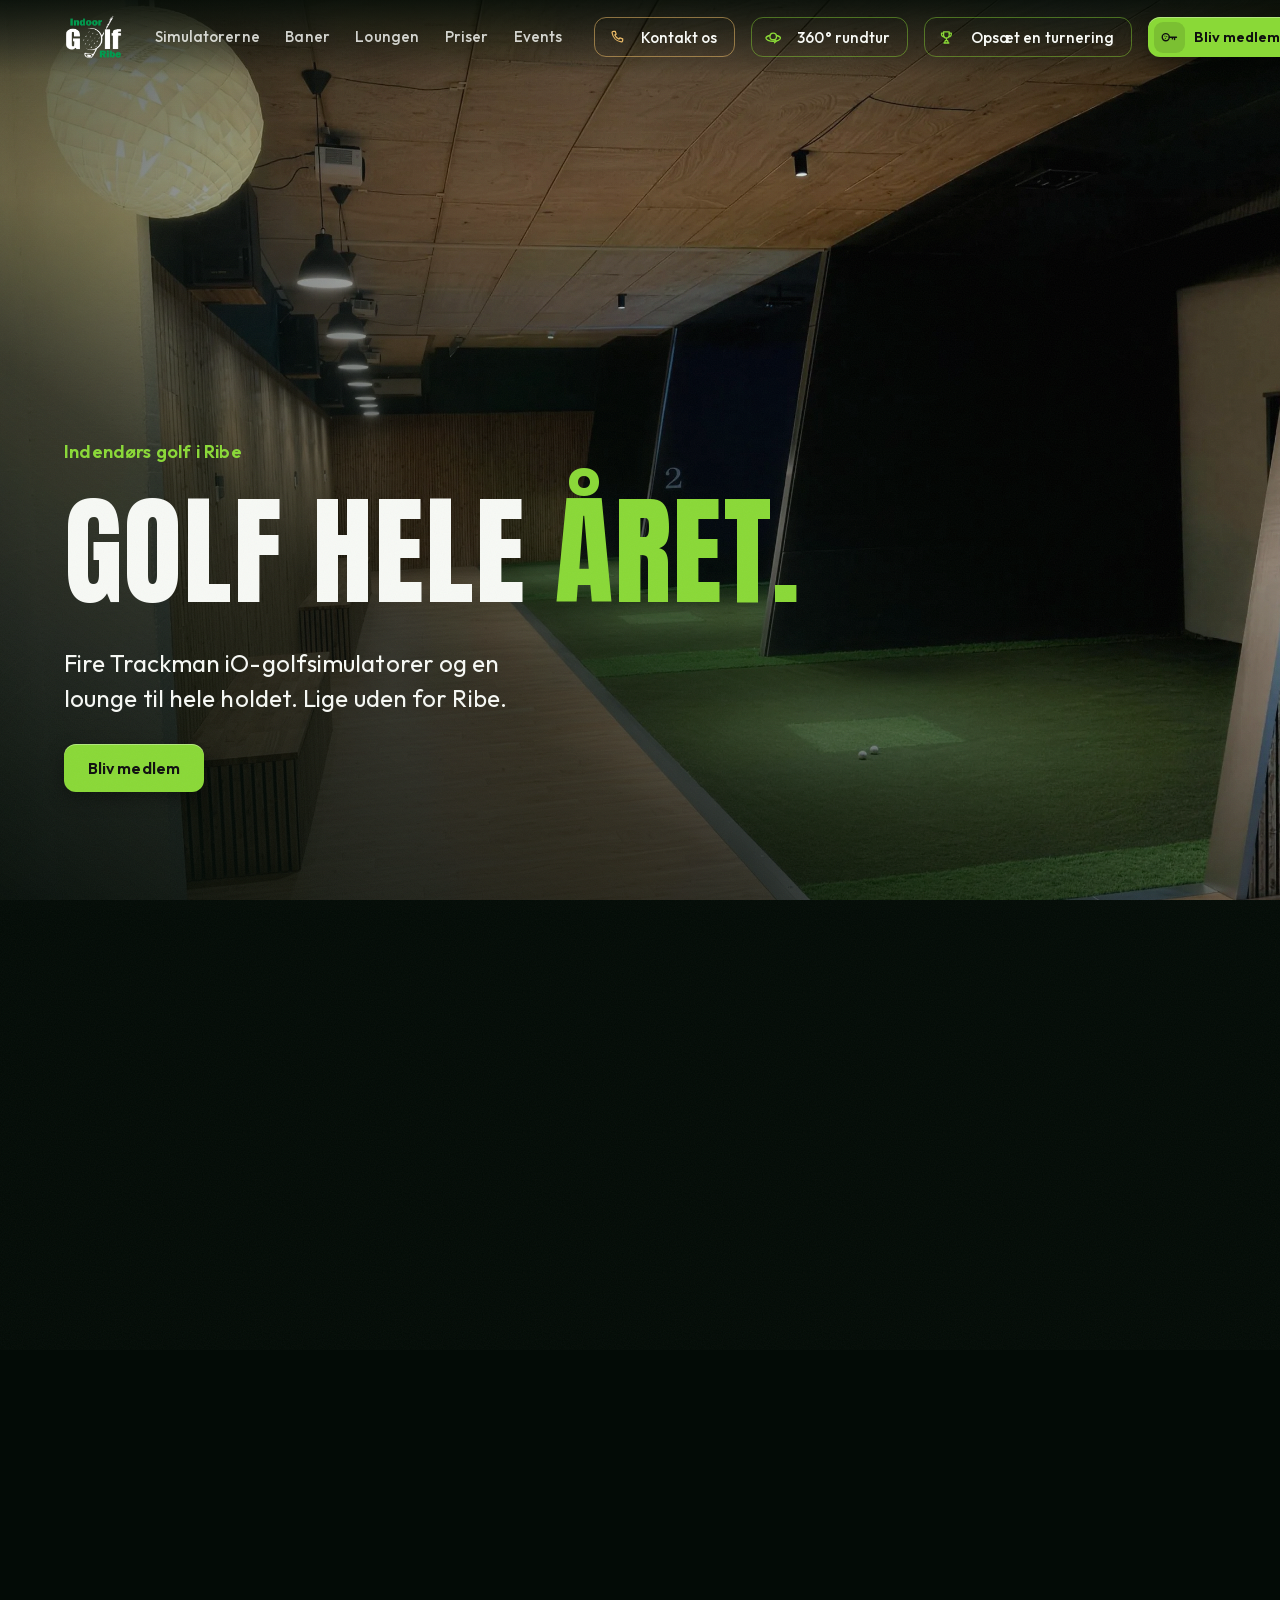
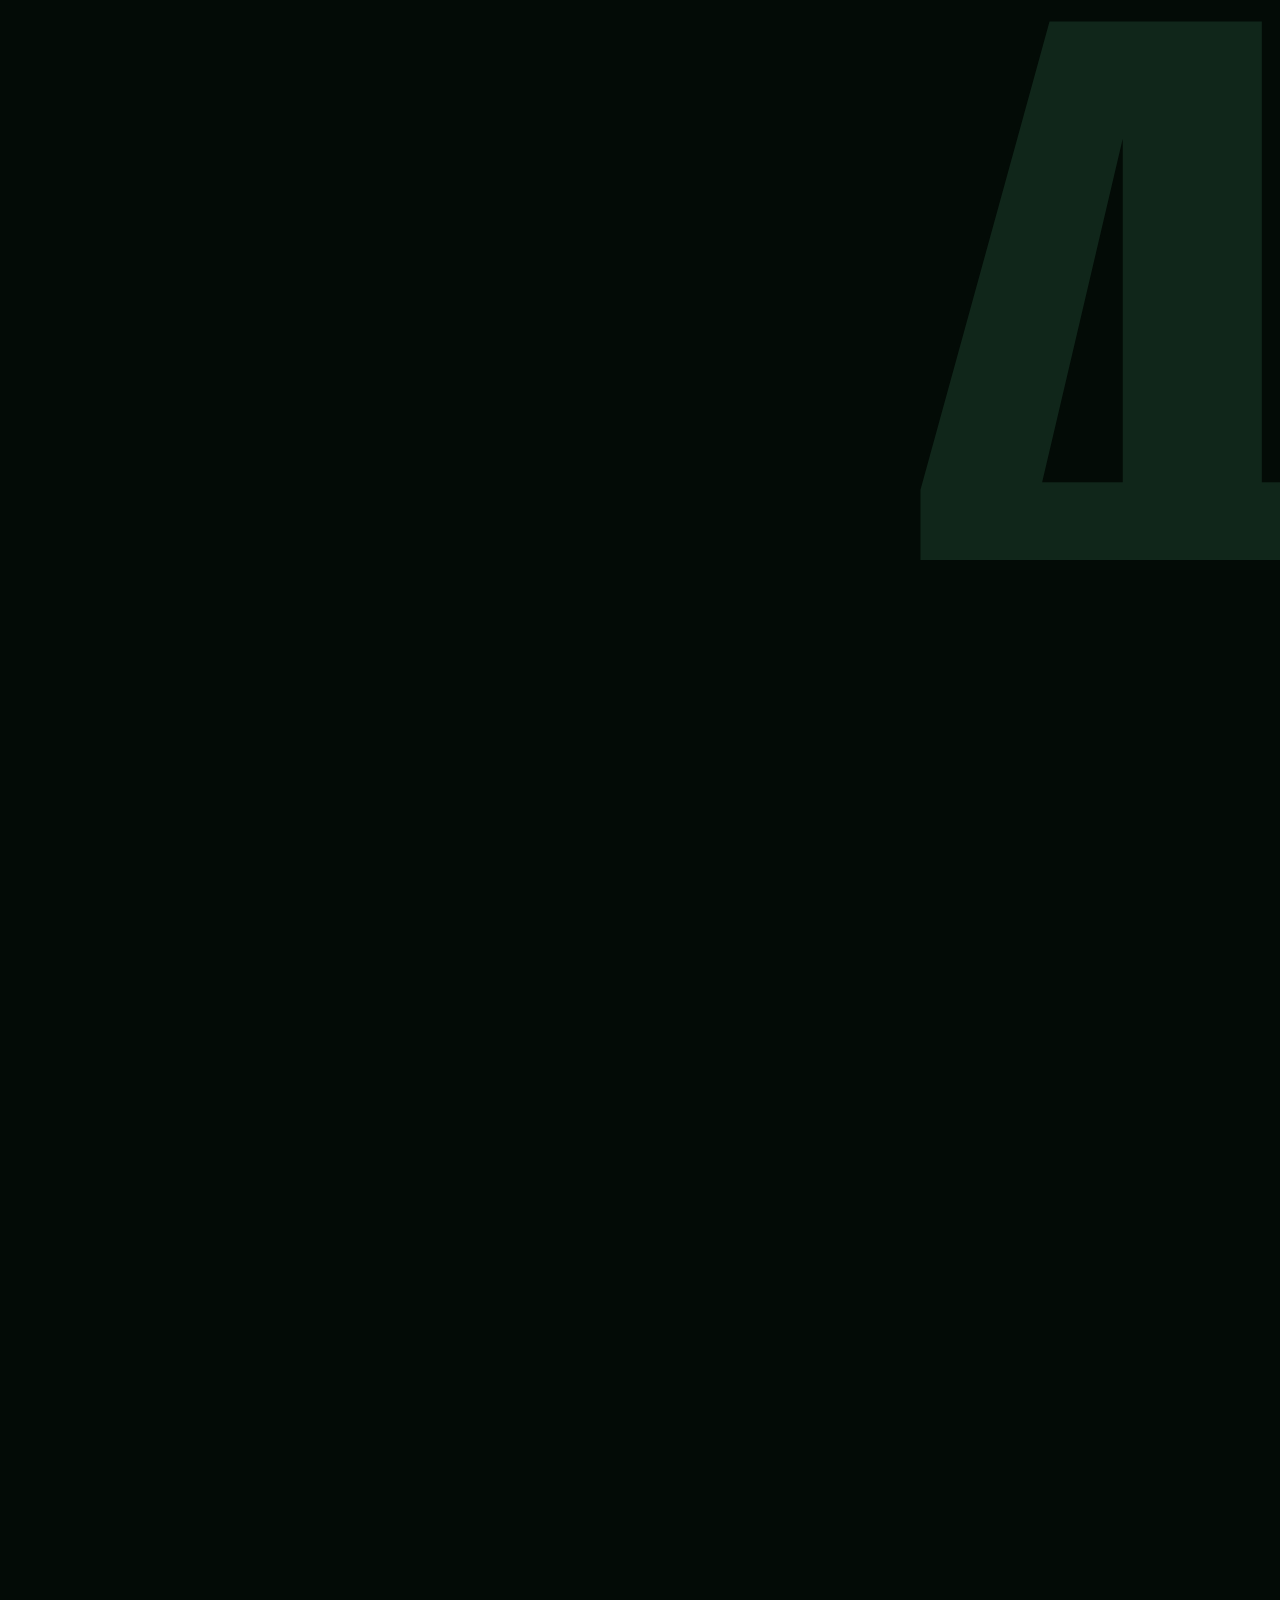
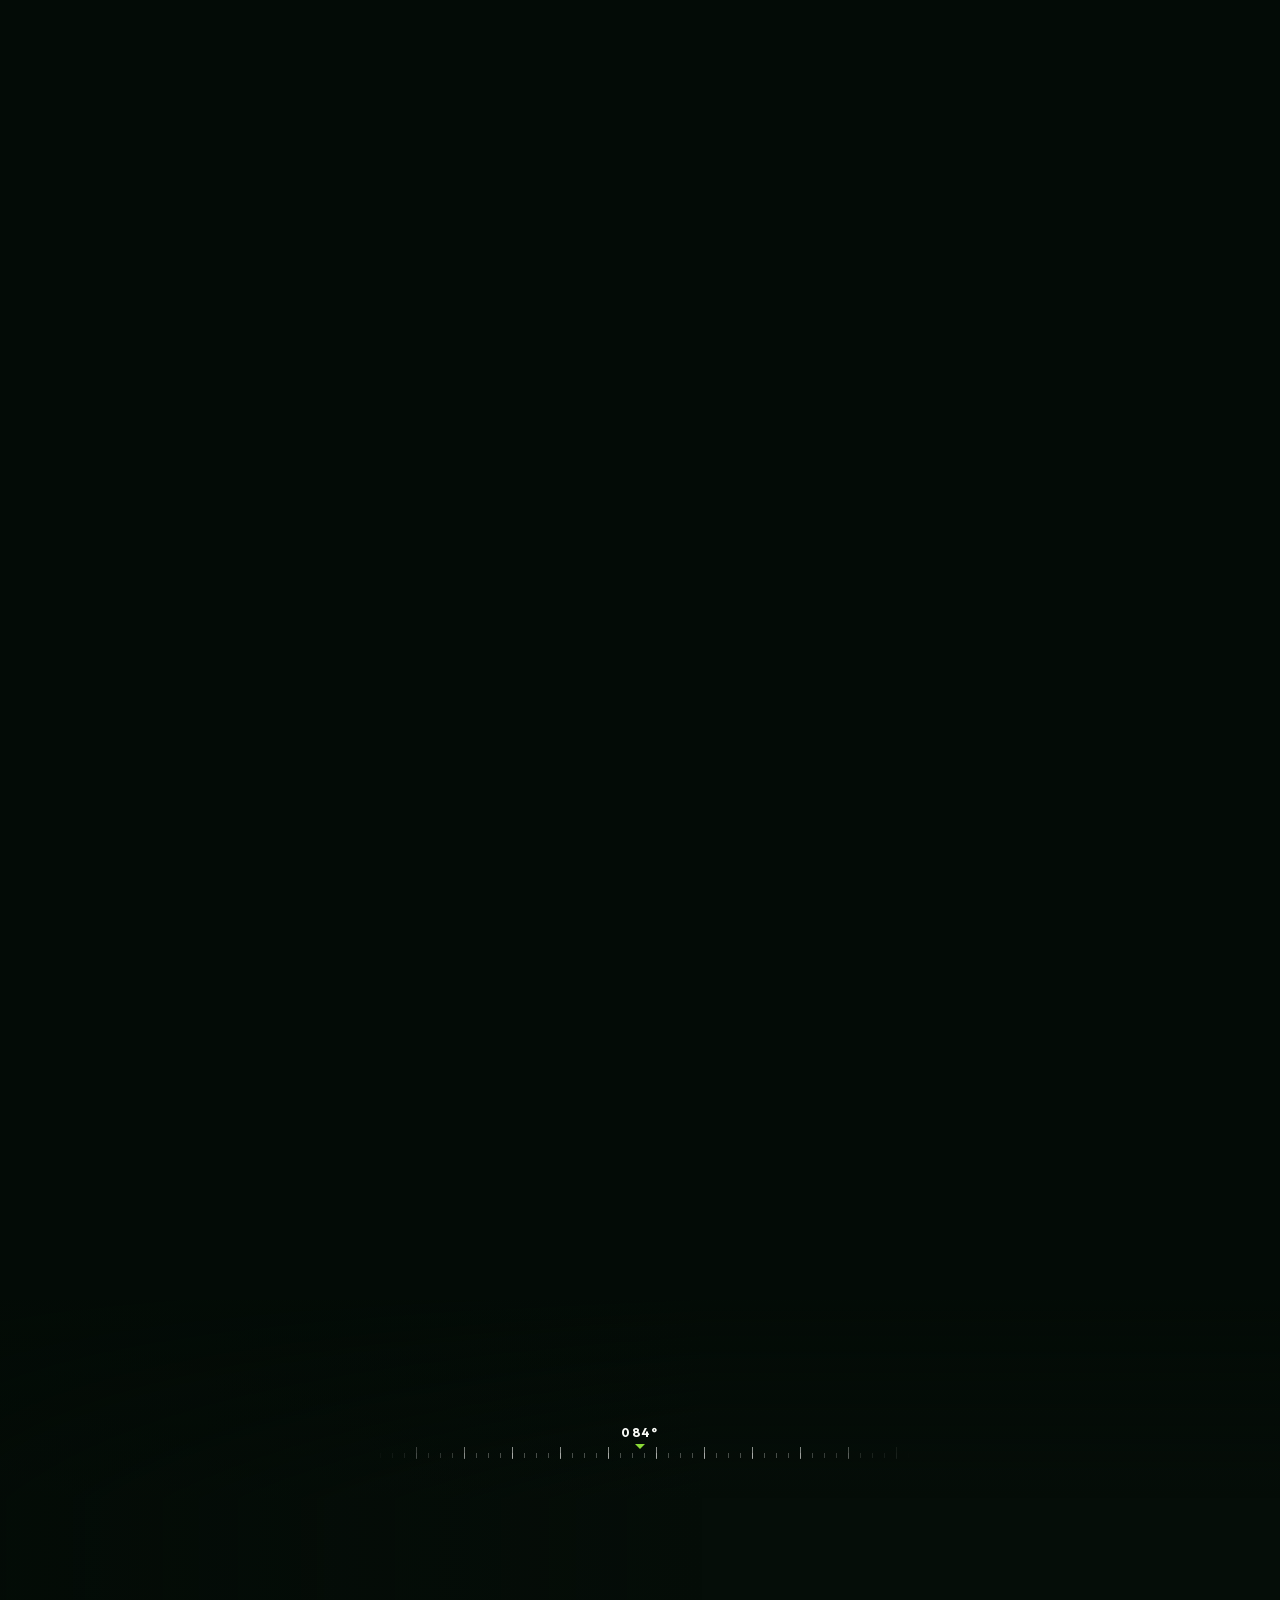
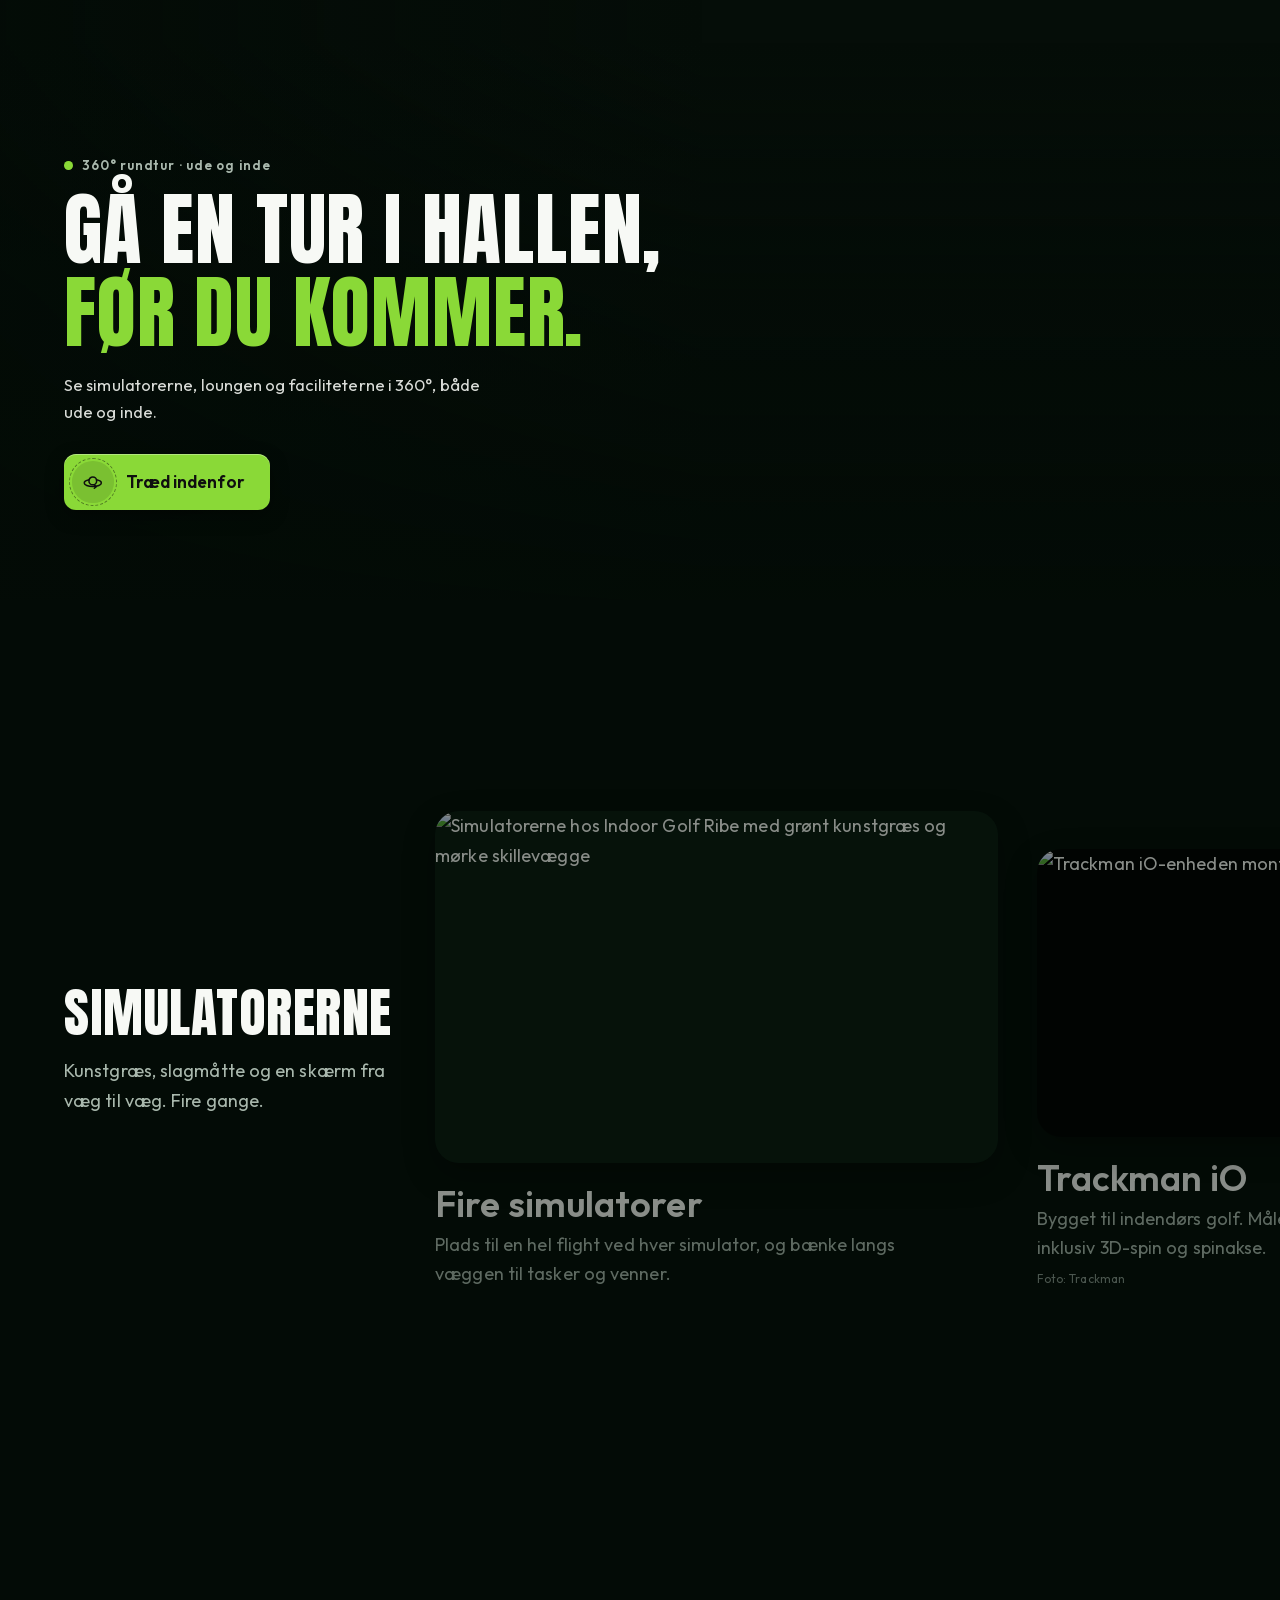
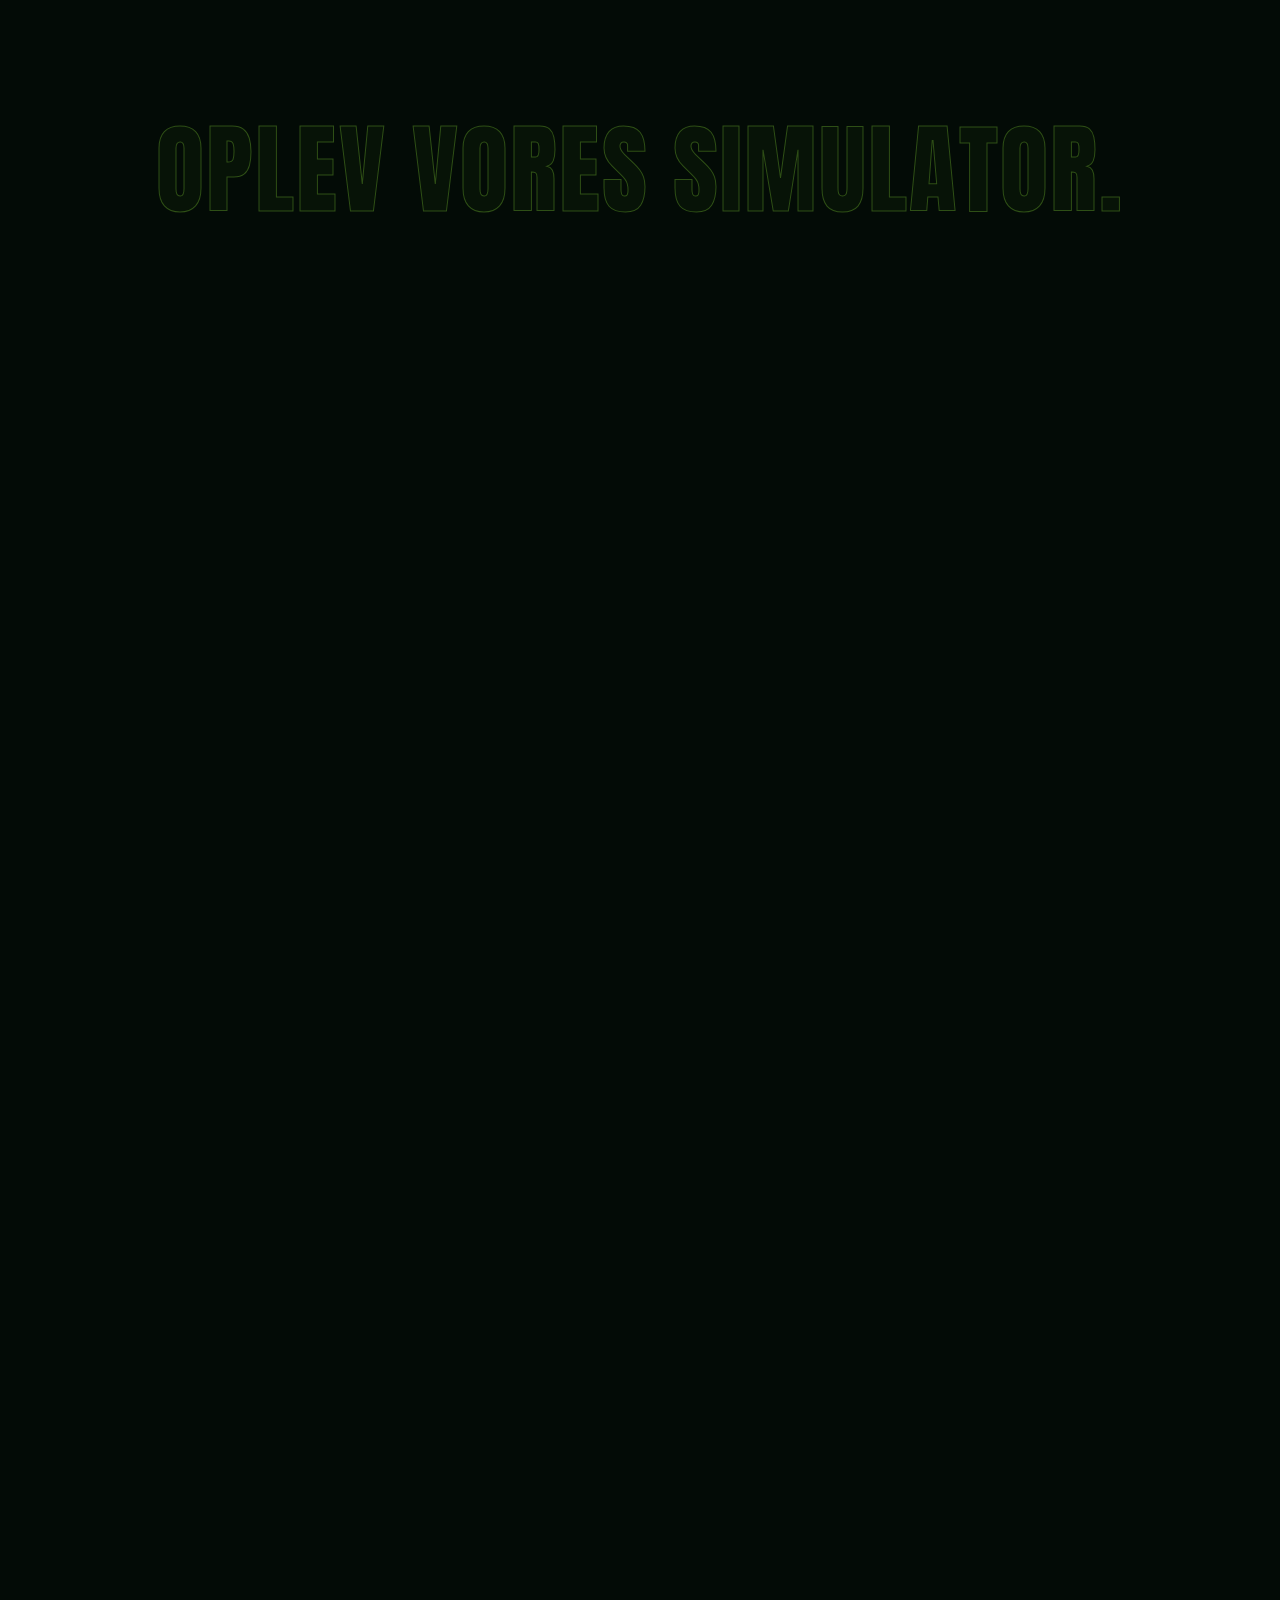
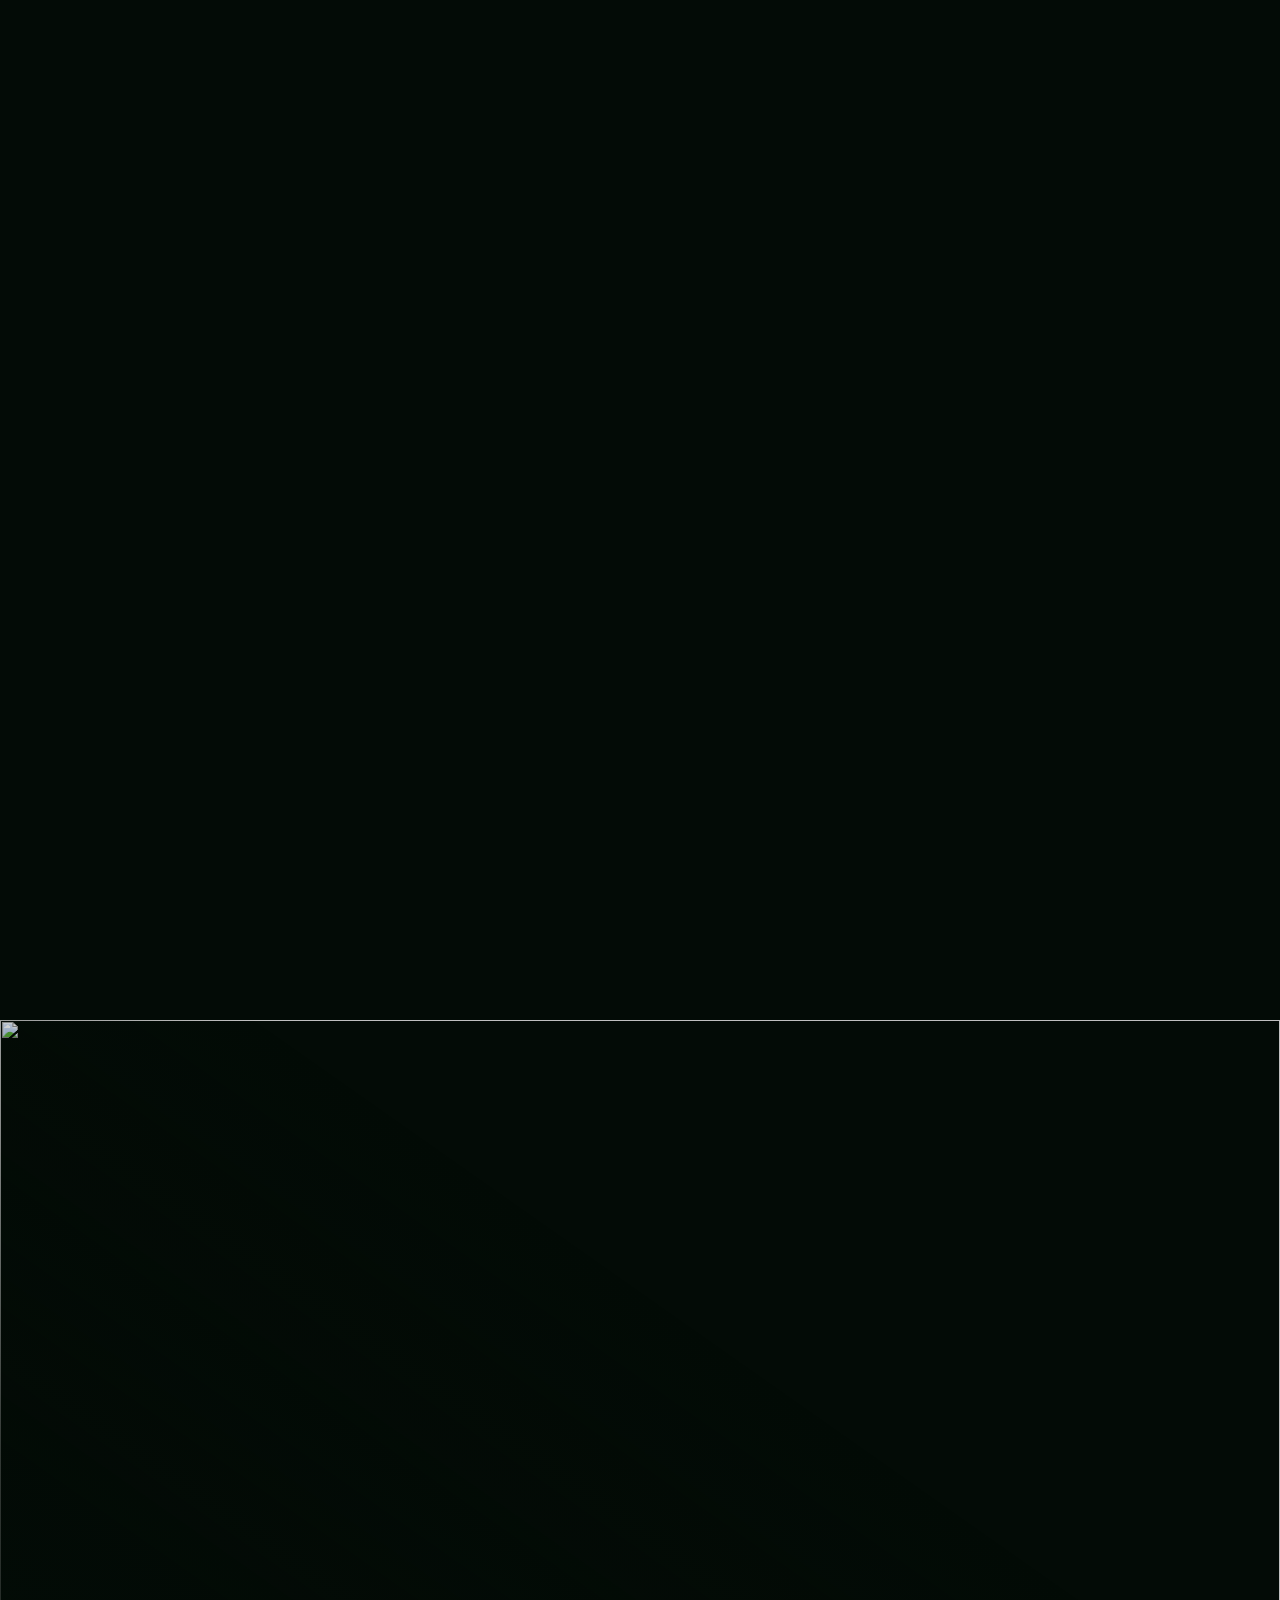
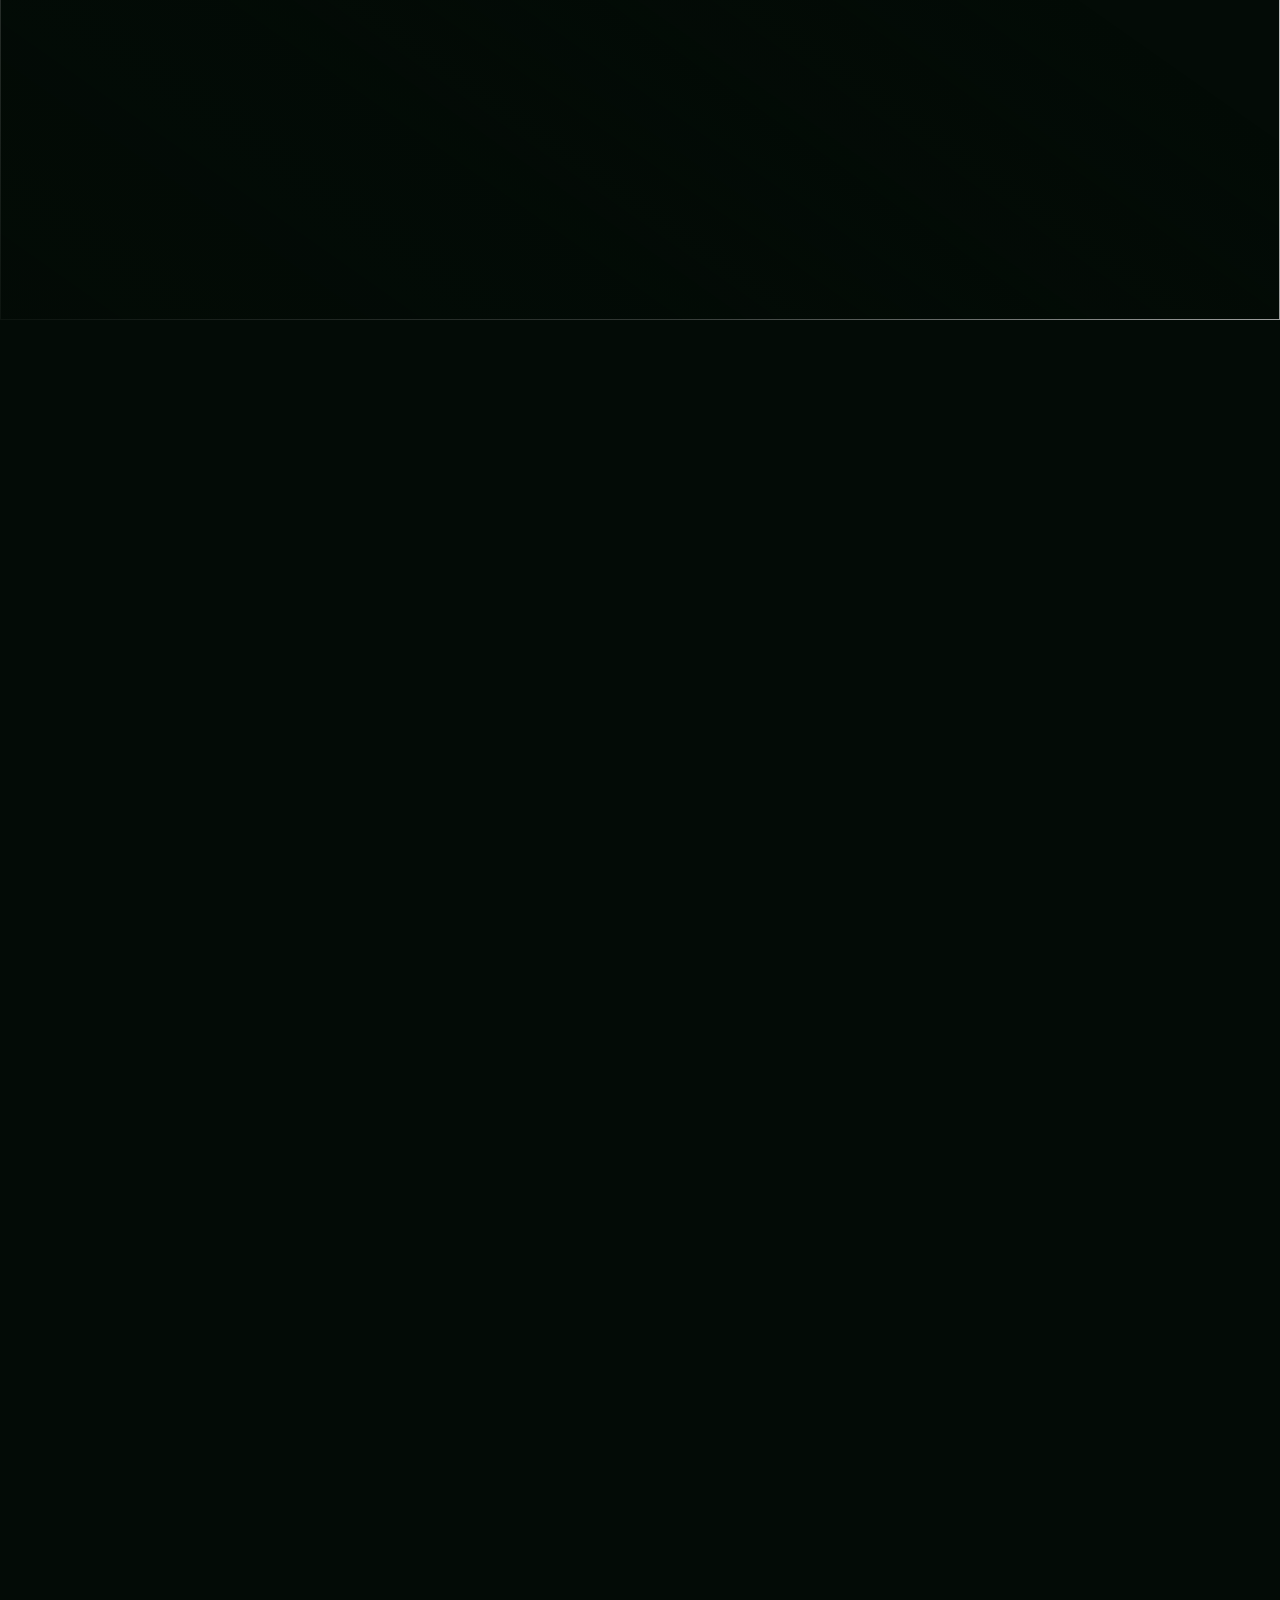
<file: index.html>
<!doctype html>
<html lang="da">
<head>
<meta charset="utf-8">
<meta name="viewport" content="width=device-width, initial-scale=1, viewport-fit=cover">
<title>Indendørs golf i Ribe · 4 Trackman-simulatorer | Indoor Golf Ribe</title>
<meta name="description" content="Indendørs golf i Ribe med fire Trackman iO-golfsimulatorer og WoodUpp-lounge. Spil verdens baner hele året, døgnåbent for medlemmer. Tæt på Esbjerg.">
<meta name="theme-color" content="#030b06">
<!-- Domænet herunder (canonical, og:url, og:image, schema, robots/sitemap) skal rettes, hvis siden ikke ender på indoorgolfribe.dk. -->
<link rel="canonical" href="https://indoorgolfribe.dk/">
<meta property="og:type" content="website">
<meta property="og:url" content="https://indoorgolfribe.dk/">
<meta property="og:site_name" content="Indoor Golf Ribe">
<meta property="og:title" content="Indendørs golf i Ribe · Indoor Golf Ribe">
<meta property="og:description" content="Fire Trackman iO-golfsimulatorer og en hyggelig lounge i Ribe. Golf hele året.">
<meta property="og:image" content="https://indoorgolfribe.dk/assets/og.jpg">
<meta property="og:locale" content="da_DK">
<link rel="icon" type="image/png" href="assets/favicon.png">
<link rel="preload" href="assets/fonts/anton-latin.woff2?v=20261109a" as="font" type="font/woff2" crossorigin>
<link rel="preload" href="assets/fonts/outfit-latin.woff2" as="font" type="font/woff2" crossorigin>
<link rel="stylesheet" href="fonts.css?v=20261119a">
<link rel="stylesheet" href="scrollcraft.css?v=20261109a">
<link rel="stylesheet" href="site.css?v=20261123f">
<script type="application/ld+json">
{
  "@context": "https://schema.org",
  "@graph": [
    {
      "@type": ["SportsActivityLocation", "LocalBusiness"],
      "@id": "https://indoorgolfribe.dk/#virksomhed",
      "name": "Indoor Golf Ribe",
      "url": "https://indoorgolfribe.dk/",
      "description": "Indendørs golf i Ribe med fire Trackman iO-golfsimulatorer og WoodUpp-lounge. Døgnåbent for medlemmer.",
      "image": [
        "https://indoorgolfribe.dk/assets/og.jpg",
        "https://indoorgolfribe.dk/assets/hero-hall.webp",
        "https://indoorgolfribe.dk/assets/bays-empty.webp",
        "https://indoorgolfribe.dk/assets/lounge-bar.webp"
      ],
      "logo": "https://indoorgolfribe.dk/assets/logo-reversed.png",
      "address": {
        "@type": "PostalAddress",
        "streetAddress": "Haderslevvej 65",
        "postalCode": "6760",
        "addressLocality": "Ribe",
        "addressCountry": "DK"
      },
      "areaServed": ["Ribe", "Esbjerg", "Bramming", "Gram", "Esbjerg Kommune", "Sydvestjylland"],
      "geo": {"@type": "GeoCoordinates", "latitude": 55.316684, "longitude": 8.77893},
      "priceRange": "200–2.750 kr.",
      "currenciesAccepted": "DKK",
      "isAccessibleForFree": false,
      "makesOffer": [
        {"@type": "Offer", "name": "Medlemskab, under 18 år", "price": "750", "priceCurrency": "DKK"},
        {"@type": "Offer", "name": "Medlemskab, 18–25 år og studerende", "price": "2000", "priceCurrency": "DKK"},
        {"@type": "Offer", "name": "Medlemskab, over 25 år", "price": "2750", "priceCurrency": "DKK"},
        {"@type": "Offer", "name": "Greenfee pr. time (spilles sammen med et medlem)", "price": "200", "priceCurrency": "DKK"}
      ],
      "email": "indoorgolfribe@gmail.com",
      "openingHoursSpecification": {
        "@type": "OpeningHoursSpecification",
        "dayOfWeek": ["Monday", "Tuesday", "Wednesday", "Thursday", "Friday", "Saturday", "Sunday"],
        "opens": "00:00",
        "closes": "23:59"
      },
      "hasMap": "https://maps.app.goo.gl/iHxRm3nvuuhHEBUXA",
      "sameAs": ["https://www.facebook.com/IndoorGolfRibe"],
      "amenityFeature": [
        {"@type": "LocationFeatureSpecification", "name": "Fire Trackman iO-golfsimulatorer", "value": true},
        {"@type": "LocationFeatureSpecification", "name": "WoodUpp-lounge med storskærm", "value": true},
        {"@type": "LocationFeatureSpecification", "name": "Døgnadgang for medlemmer", "value": true}
      ]
    },
    {
      "@type": "FAQPage",
      "@id": "https://indoorgolfribe.dk/#faq",
      "mainEntity": [
        {"@type": "Question", "name": "Skal vi selv have golfsæt med?", "acceptedAnswer": {"@type": "Answer", "text": "Ja, tag jeres eget golfsæt med. Tees kan købes i loungen for 1 kr. stykket."}},
        {"@type": "Question", "name": "Kan begyndere spille indendørs golf?", "acceptedAnswer": {"@type": "Answer", "text": "Ja. Alle niveauer kan være med. Trackman viser jeres slag med tal og banekurve, så I kan se præcis, hvad der sker, og spille træning, spil eller hele baner i jeres eget tempo."}},
        {"@type": "Question", "name": "Hvor mange kan spille på en simulator?", "acceptedAnswer": {"@type": "Answer", "text": "Fra én til seks spillere pr. simulator. I skiftes til at slå, og Trackman holder styr på pointene. Er I en større gruppe, så skriv til os, så finder vi en løsning."}},
        {"@type": "Question", "name": "Hvordan virker døgnadgangen for medlemmer?", "acceptedAnswer": {"@type": "Answer", "text": "Som medlem får I jeres egen nøglebrik til døren, så I kan spille hele døgnet, hver dag. Medlemmer er også med i månedsturneringen."}},
        {"@type": "Question", "name": "Hvilke golfbaner kan man spille?", "acceptedAnswer": {"@type": "Answer", "text": "Hele Trackman Virtual Golf-biblioteket med over 590 baner, blandt andet St Andrews Old Course, Pebble Beach, Royal County Down og Lofoten Links."}},
        {"@type": "Question", "name": "Kan vi holde firmaarrangement?", "acceptedAnswer": {"@type": "Answer", "text": "Ja. Skriv til os, så aftaler vi et arrangement med flere simulatorer eller hele hallen til teambuilding. Vi sætter gerne en konkurrence op, og loungen er klar bagefter. Pris efter aftale."}},
        {"@type": "Question", "name": "Hvor ligger Indoor Golf Ribe?", "acceptedAnswer": {"@type": "Answer", "text": "På Haderslevvej 65, 6760 Ribe, fem minutter fra Ribe centrum. Der er omkring 20 minutters kørsel fra Bramming og Gram og en halv times kørsel fra Esbjerg."}}
      ]
    }
  ]
}
</script>
</head>
<body>

<a class="skip" href="#kontakt">Spring til kontakt</a>
<span data-sc-progress></span>
<div class="sc-grain" aria-hidden="true"></div>

<header class="bar">
  <a class="bar__mark" href="#top" aria-label="Indoor Golf Ribe, til toppen">
    <img src="assets/logo-reversed-200.webp" width="200" height="157" alt="Indoor Golf Ribe">
  </a>
  <nav class="bar__nav" aria-label="Sektioner">
    <a href="#simulatorerne">Simulatorerne</a>
    <a href="#baner">Baner</a>
    <a href="#loungen">Loungen</a>
    <a href="#priser">Priser</a>
    <a href="#events">Events</a>
  </nav>
  <button class="callbtn" type="button" aria-expanded="false" aria-controls="telefon">
    <span class="callbtn__ico"><svg viewBox="0 0 24 24" aria-hidden="true"><path d="M6.6 3.5h2.6l1.5 4.2-2 1.4a12 12 0 0 0 6.2 6.2l1.4-2 4.2 1.5v2.6a2 2 0 0 1-2.1 2A16.6 16.6 0 0 1 4.6 5.6a2 2 0 0 1 2-2.1z"/></svg></span><span class="callbtn__label">Kontakt os</span>
  </button>
  <a class="tourbtn tourbtn--360" href="https://tourmkr.com/F1jmIt9WMu" target="_blank" rel="noopener" data-tour360>
    <span class="tourbtn__ico"><svg viewBox="0 0 24 24" aria-hidden="true"><circle cx="12" cy="11" r="4.3"/><path d="M7.9 9.8C4.6 10.5 2.5 11.8 2.5 13.2c0 2.3 4.3 4.1 9.5 4.1s9.5-1.8 9.5-4.1c0-1.4-2.1-2.7-5.4-3.4"/><path d="M13.6 15.4l2.3 1.9-2.2 1.9"/></svg></span><span class="tourbtn__label">360° rundtur</span>
  </a>
  <a class="tourbtn" href="turnering.html">
    <span class="tourbtn__ico"><svg viewBox="0 0 24 24" aria-hidden="true"><path d="M8 4h8v5a4 4 0 0 1-8 0z"/><path d="M8 6H5v1.5A3.5 3.5 0 0 0 8.5 11M16 6h3v1.5a3.5 3.5 0 0 1-3.5 3.5"/><path d="M12 13v3.5M8.5 20h7M9.5 20l.8-3.5h3.4l.8 3.5"/></svg></span><span class="tourbtn__label">Opsæt en turnering</span>
  </a>
  <a class="btn btn--small btn--member" href="#kontakt"><span class="member__ico"><svg viewBox="0 0 24 24" aria-hidden="true"><circle cx="7.5" cy="12" r="4.6"/><circle class="dimple" cx="6.4" cy="10.6" r="0.75"/><circle class="dimple" cx="8.8" cy="11.2" r="0.75"/><circle class="dimple" cx="7.1" cy="13.4" r="0.75"/><path d="M12.1 12H21.5M19 12v3M16.2 12v2.2"/></svg></span>Bliv medlem</a>
  <button class="bar__menu" type="button" aria-expanded="false" aria-controls="mnav" aria-label="Åbn menu">
    <span aria-hidden="true"></span><span aria-hidden="true"></span>
  </button>
</header>

<!-- TELEFONLISTE: folder sig ud fra "Kontakt os"-knappen i bjælken (site.js). Kilde: Lasses telefonliste 2026-11-03. -->
<div id="telefon" class="callpanel" role="dialog" aria-modal="false" aria-labelledby="callpanelTitle" hidden>
  <div class="callpanel__inner">
    <div class="callpanel__head">
      <div>
        <h2 id="callpanelTitle" class="sc-display sc-display--md">Ring til <span class="acc">os</span></h2>
        <p class="callpanel__lede">Centeret har åbent døgnet rundt. Har I spørgsmål til Trackman, alarmen, sponsorater eller betaling, så find den rette person på listen.</p>
      </div>
      <button class="callpanel__close" type="button" aria-label="Luk telefonlisten"><span aria-hidden="true"></span><span aria-hidden="true"></span></button>
    </div>
    <ul class="plist">
      <li><span class="plist__name">Brian Andersen</span><a class="plist__tel" href="tel:+4521482993">21 48 29 93</a><span class="plist__tags"><span>Sponsorater</span><span>Trackman</span><span>Alarm</span></span></li>
      <li><span class="plist__name">Peter Bertelsen</span><a class="plist__tel" href="tel:+4525519100">25 51 91 00</a><span class="plist__tags"><span>Sponsorater</span><span>Trackman</span><span>Alarm</span></span></li>
      <li><span class="plist__name">Frank Holm</span><a class="plist__tel" href="tel:+4530386424">30 38 64 24</a><span class="plist__tags"><span>Sponsorater</span><span>Trackman</span><span>Alarm</span></span></li>
      <li><span class="plist__name">Torben Madsen</span><a class="plist__tel" href="tel:+4551252420">51 25 24 20</a><span class="plist__tags"><span>Sponsorater</span><span>Trackman</span><span>Alarm</span></span></li>
      <li><span class="plist__name">Jens Enevoldsen</span><a class="plist__tel" href="tel:+4529939595">29 93 95 95</a><span class="plist__tags"><span>Sponsorater</span><span>Trackman</span><span>Alarm</span></span></li>
      <li><span class="plist__name">Allan Hansen</span><a class="plist__tel" href="tel:+4529656295">29 65 62 95</a><span class="plist__tags"><span>Regninger &amp; betalinger</span></span></li>
      <li><span class="plist__name">Jørn Sørensen</span><a class="plist__tel" href="tel:+4560603230">60 60 32 30</a><span class="plist__tags"><span>Trackman</span><span>Alarm</span></span></li>
      <li><span class="plist__name">Michael Thomsen</span><a class="plist__tel" href="tel:+4591540425">91 54 04 25</a><span class="plist__tags"><span>Månedsturnering</span><span>Trackman</span><span>Alarm</span></span></li>
    </ul>
    <p class="callpanel__mail">Mail: <a href="mailto:indoorgolfribe@gmail.com">indoorgolfribe@gmail.com</a></p>
  </div>
</div>

<!-- Mobilmenu: kun ≤860px. Samme sektioner som bjælken på computer. -->
<div id="mnav" class="mnav" hidden>
  <nav class="mnav__nav" aria-label="Sektioner">
    <a href="https://tourmkr.com/F1jmIt9WMu" target="_blank" rel="noopener" data-tour360><span class="mnav__no">01</span>360° rundtur</a>
    <a href="#simulatorerne"><span class="mnav__no">02</span>Simulatorerne</a>
    <a href="#baner"><span class="mnav__no">03</span>Baner</a>
    <a href="#loungen"><span class="mnav__no">04</span>Loungen</a>
    <a href="#priser"><span class="mnav__no">05</span>Priser</a>
    <a href="#events"><span class="mnav__no">06</span>Events</a>
    <a href="#faq"><span class="mnav__no">07</span>Spørgsmål</a>
    <a href="turnering.html"><span class="mnav__no">08</span>Opsæt turnering</a>
  </nav>
  <div class="mnav__foot">
    <a class="btn" href="#kontakt">Bliv medlem</a>
    <p>Haderslevvej 65, 6760 Ribe<br>Lige uden for Ribe</p>
  </div>
</div>

<!-- Signaturen: jeres scroll er et slag. Ren pynt for skærmlæsere. -->
<aside class="hud" aria-hidden="true">
  <div class="hud__head">
    <span class="hud__dot"></span>
    <span>Jeres slag · simulator 2</span>
  </div>
  <svg class="hud__arc" viewBox="0 0 220 72" preserveAspectRatio="none">
    <line x1="4" y1="66" x2="216" y2="66" class="hud__ground"/>
    <path id="hudPath" d="M4 66 Q 104 -18 206 66" class="hud__trace"/>
    <g class="hud__flag"><line x1="206" y1="66" x2="206" y2="44"/><path d="M206 44 l11 4 -11 4z"/></g>
    <circle id="hudBall" r="3.2" cx="4" cy="66" class="hud__ball"/>
  </svg>
  <dl class="hud__data">
    <div><dt>Carry</dt><dd><span id="hudCarry">0</span> m</dd></div>
    <div><dt>Højde</dt><dd><span id="hudApex">0</span> m</dd></div>
    <div><dt>Til pinden</dt><dd><span id="hudPin">142</span> m</dd></div>
  </dl>
</aside>

<main id="top">

  <!-- 1 · HERO: parallax. Den rigtige gang, varmt lys. -->
  <section class="hero" data-sc-act="pin" data-sc-span="1.4" data-sc-drift="#030b06">
    <div data-sc-stage>
      <div class="hero__photo" data-sc-parallax="-1.3">
        <picture>
          <source media="(max-width: 860px)" srcset="assets/hero-hall-m.webp?v=20261109a">
          <img src="assets/hero-hall.webp?v=20261109a" width="2880" height="2160" alt="Gangen ind til simulatorerne hos Indoor Golf Ribe med træpaneler, bænke og grønt kunstgræs" fetchpriority="high">
        </picture>
      </div>
      <div class="hero__scrim" aria-hidden="true"></div>
      <!-- Logobolden: ligger klar, bliver slået ud af billedet når man scroller. -->
      <div class="ball" aria-hidden="true">
        <svg class="ball__trace" preserveAspectRatio="none">
          <defs>
            <linearGradient id="traceGrad" gradientUnits="userSpaceOnUse">
              <stop offset="0" stop-color="#8ad937" stop-opacity="0"/>
              <stop offset="1" stop-color="#8ad937" stop-opacity="0.95"/>
            </linearGradient>
          </defs>
          <path id="ballTrace" d=""/>
        </svg>
        <div class="ball__body">
          <div class="ball__shadow"></div>
          <div class="ball__float">
            <img class="ball__img" src="assets/golfball.webp" srcset="assets/golfball-560.webp 560w, assets/golfball.webp 900w" sizes="(max-width: 860px) 200px, 380px" width="900" height="900" alt="" fetchpriority="high">
          </div>
        </div>
      </div>
      <!-- Scroll-hint under bolden: forsvinder, så snart man begynder at scrolle (site.js). -->
      <div class="scrollcue" aria-hidden="true">
        <span class="scrollcue__text">Scroll ned og oplev <b>Indoor Golf Ribe</b></span>
        <span class="scrollcue__arrow"><svg viewBox="0 0 24 36"><path d="M5 6l7 7 7-7"/><path d="M5 16l7 7 7-7"/><path d="M5 26l7 7 7-7"/></svg></span>
      </div>
      <div class="hero__copy sc-copy sc-copy--lead" data-sc-cue="0 0.72 0">
        <h1 class="sc-display sc-display--xl"><span class="hero__kicker">Indendørs golf i Ribe</span> Golf hele <span class="acc">året.</span></h1>
        <p class="hero__sub">Fire Trackman iO-golfsimulatorer og en lounge til hele holdet. Lige uden for Ribe.</p>
        <a class="btn" href="#kontakt">Bliv medlem</a>
      </div>
    </div>
  </section>

  <!-- 2 · FAKTA: kinetic. Genkendelse, linje for linje. -->
  <section class="facts" data-sc-act="pin" data-sc-span="3.6" data-sc-drift="#06120a">
    <div data-sc-stage class="facts__stage">
      <span class="facts__four" aria-hidden="true">4</span>
      <div class="facts__inner">
        <h2 class="sc-display sc-display--lg facts__title" data-sc-cue="0 0.96 0 0.06" data-sc-kinetic="lines">Fire simulatorer. Én lounge. <span class="acc">Altid&nbsp;godt&nbsp;vejr.</span></h2>
        <dl class="facts__list">
          <!-- data-draw: det udsnit af aktens scroll (0-1), hvor ikonet tegnes. Elementerne tegnes i DOM-rækkefølge. -->
          <div data-sc-cue="0.08 0.97 0.08 0.04" data-draw="0.08 0.28"><dt><svg class="facts__icon" viewBox="0 0 48 48" aria-hidden="true">
            <!-- Trackman iO: enheden i loftet måler bolden med radar -->
            <path class="ic-draw" pathLength="1" d="M5 6.5H43"/>
            <rect class="ic-draw" pathLength="1" x="17" y="6.5" width="14" height="6" rx="2"/>
            <circle class="ic-fade ic-acc ic-dot" cx="24" cy="14.4" r="1.1"/>
            <path class="ic-fade" d="M24 15 17.5 37M24 15 30.5 37" stroke-dasharray="1.5 2.5" style="--o:.5"/>
            <path class="ic-draw" pathLength="1" d="M20 21.5Q24 24.5 28 21.5"/>
            <path class="ic-draw" pathLength="1" d="M18.2 28Q24 32 29.8 28"/>
            <circle class="ic-draw ic-acc" pathLength="1" cx="24" cy="39.5" r="3.5"/>
          </svg>Trackman iO</dt><dd>Radar, infrarød og højhastighedskamera i loftet. Hvert slag måles i realtid.</dd></div>
          <div data-sc-cue="0.36 0.97 0.12 0.07" data-draw="0.36 0.56"><dt><svg class="facts__icon" viewBox="0 0 48 48" aria-hidden="true">
            <!-- WoodUpp-lounge: træpaneler på væggen, højbord i midten, en barstol på hver side -->
            <rect class="ic-draw" pathLength="1" x="8" y="3.5" width="4" height="13" rx="2"/>
            <rect class="ic-draw" pathLength="1" x="15" y="3.5" width="4" height="13" rx="2"/>
            <rect class="ic-draw" pathLength="1" x="22" y="3.5" width="4" height="13" rx="2"/>
            <rect class="ic-draw" pathLength="1" x="29" y="3.5" width="4" height="13" rx="2"/>
            <rect class="ic-draw" pathLength="1" x="36" y="3.5" width="4" height="13" rx="2"/>
            <path class="ic-fade" d="M3 43.5H45" style="--o:.35"/>
            <path class="ic-draw ic-acc" pathLength="1" d="M16.5 23.5H31.5"/>
            <path class="ic-draw ic-acc" pathLength="1" d="M24 23.5V42.5M19.5 42.5H28.5"/>
            <path class="ic-draw" pathLength="1" d="M4.5 29.5H12.5M6 29.5 5 42.5M11 29.5 12 42.5M5.6 36.5H11.4"/>
            <path class="ic-draw" pathLength="1" d="M35.5 29.5H43.5M37 29.5 36 42.5M42 29.5 43 42.5M36.6 36.5H42.4"/>
          </svg>WoodUpp-lounge</dt><dd>Varme træpaneler, højborde og storskærm. Her ender runden.</dd></div>
          <div data-sc-cue="0.64 0.97 0.21 0.1" data-draw="0.64 0.84"><dt><svg class="facts__icon" viewBox="0 0 48 48" aria-hidden="true">
            <!-- Døgnåbent: 24 timers urskive med jeres egen nøgle i midten -->
            <circle class="ic-draw" pathLength="1" cx="24" cy="24" r="20.5" transform="rotate(-90 24 24)"/>
            <circle class="ic-fade" cx="24" cy="24" r="16.5" pathLength="24" stroke-dasharray=".07 .93" stroke-width="2.4" style="--o:.55"/>
            <path class="ic-fade" d="M24 6V9.5M42 24H38.5M24 42V38.5M6 24H9.5"/>
            <circle class="ic-draw ic-acc" pathLength="1" cx="24" cy="21.5" r="3.6"/>
            <path class="ic-draw ic-acc" pathLength="1" d="M22.3 24.7 21.2 31.5H26.8L25.7 24.7"/>
          </svg>Døgnåbent for medlemmer</dt><dd>Jeres egen nøglebrik til døren. Kom, når det passer jer.</dd></div>
        </dl>
      </div>
    </div>
  </section>

  <!-- 2½ · 360° RUNDTUR: et rigtigt 360°-panorama fra turen (Alpine Vision, nov. 2026) kører i løkke.
       Kun Indoor Golf-turen tourmkr.com/F1jmIt9WMu. Den anden tur fra samme mail er Storgaard Biler og må ikke bruges.
       Selve turen (tredjepart) hentes først, når man klikker (portalen nederst + site.js). -->
  <section id="rundtur" class="tour360" data-sc-act="flow" aria-labelledby="tour360Title">
    <div class="tour360__pano" aria-hidden="true"><div class="tour360__strip"></div></div>
    <div class="tour360__scrim" aria-hidden="true"></div>
    <div class="tour360__tape" aria-hidden="true"><span class="tour360__ticks"></span><span class="tour360__deg"><b id="tourDeg">084</b>°</span></div>
    <div class="tour360__copy">
      <p class="tour360__kicker"><span class="tour360__live" aria-hidden="true"></span>360° rundtur · ude og inde</p>
      <h2 id="tour360Title" class="sc-display sc-display--lg">Gå en tur i hallen, <span class="acc">før&nbsp;du&nbsp;kommer.</span></h2>
      <p class="tour360__sub">Se simulatorerne, loungen og faciliteterne i 360°, både ude og inde.</p>
      <a class="btn tour360__cta" href="https://tourmkr.com/F1jmIt9WMu" target="_blank" rel="noopener" data-tour360>
        <span class="tour360__ring" aria-hidden="true"><svg viewBox="0 0 24 24" aria-hidden="true"><circle cx="12" cy="11" r="4.3"/><path d="M7.9 9.8C4.6 10.5 2.5 11.8 2.5 13.2c0 2.3 4.3 4.1 9.5 4.1s9.5-1.8 9.5-4.1c0-1.4-2.1-2.7-5.4-3.4"/><path d="M13.6 15.4l2.3 1.9-2.2 1.9"/></svg></span>Træd indenfor
      </a>
    </div>
  </section>

  <!-- 3 · SIMULATORERNE: pan. Bredde læses som valgmuligheder. -->
  <section id="simulatorerne" class="bays" data-sc-act="pan" data-sc-span="2.4" data-sc-drift="#030b06">
    <div data-sc-stage>
      <div class="rail" data-sc-pan="0.04">
        <div class="rail__lead">
          <h2 class="sc-display sc-display--lg">Simulatorerne</h2>
          <p class="sc-body">Kunstgræs, slagmåtte og en skærm fra væg til væg. Fire gange.</p>
        </div>
        <article class="item item--wide">
          <div class="item__media"><picture><source media="(max-width: 860px)" data-srcset="assets/bays-empty-m.webp"><img data-src="assets/bays-empty.webp" width="2048" height="1536" loading="lazy" alt="Simulatorerne hos Indoor Golf Ribe med grønt kunstgræs og mørke skillevægge"></picture></div>
          <h3>Fire simulatorer</h3>
          <p>Plads til en hel flight ved hver simulator, og bænke langs væggen til tasker og venner.</p>
        </article>
        <article class="item">
          <div class="item__media item__media--dark" data-sc-tilt="6"><img data-src="assets/tm-trackman_io_hero3.webp" width="2000" height="1125" loading="lazy" alt="Trackman iO-enheden monteret i loftet"></div>
          <h3>Trackman iO</h3>
          <p>Bygget til indendørs golf. Måler bold og kølle, inklusiv 3D-spin og spinakse.</p>
          <small>Foto: Trackman</small>
        </article>
        <article class="item">
          <div class="item__media item__media--dark" data-sc-tilt="6"><img data-src="assets/tm-trackman_io_hero4.webp" width="2000" height="1125" loading="lazy" alt="Trackman-skærmen med menuen Practice, Courses, Competitions, Games og Online"></div>
          <h3>Spil og træn</h3>
          <p>Træning, rigtige baner, konkurrencer og spil. Vælg på skærmen og sving.</p>
          <small>Foto: Trackman</small>
        </article>
        <article class="item item--wide">
          <div class="item__media"><picture><source media="(max-width: 860px)" data-srcset="assets/lounge-night-m.webp"><img data-src="assets/lounge-night.webp" width="2048" height="1536" loading="lazy" alt="Spillere ved simulatorerne set fra loungen med storskærm og køleskab"></picture></div>
          <h3>Med venner</h3>
          <p>Én spiller eller seks. Skift tur, hold point og hyg imellem slagene.</p>
        </article>
        <div class="rail__note">
          <p class="sc-display sc-display--md">Tag jeres eget golfsæt med.</p>
          <a class="link" href="#kontakt">Bliv medlem</a>
        </div>
      </div>
    </div>
  </section>

  <!-- 4 · NEONSKILT: mørk flade foran peak'en. Trackman iO'en tegnes op i neon i "loftet",
       radaren sender en lysstråle ned, og skiltets bogstaver tænder ét for ét (trackmanDraw + hushNeon i site.js). -->
  <section class="hush" data-sc-act="pin" data-sc-span="3.4" data-sc-drift="#010402">
    <div data-sc-stage class="hush__stage">
      <div class="hush__glow" aria-hidden="true"></div>
      <figure class="tm" role="img" aria-label="Neon-stregtegning af en Trackman iO-simulator">
        <canvas class="tm__canvas" data-frames="79" data-src="assets/trackman/{ii}.webp" data-src-mobile="assets/trackman-m/{ii}.webp" data-window="0.02 0.42"></canvas>
        <span class="tm__beam" aria-hidden="true"></span>
      </figure>
      <div class="hush__sign">
        <p class="hush__line" aria-label="Oplev vores simulator.">Oplev vores simulator.</p>
        <span class="hush__tube" aria-hidden="true"></span>
      </div>
    </div>
  </section>

  <!-- 5 · PEAK: scrub. Ind i skærmen og ud på banen. -->
  <section class="peak" data-sc-act="scrub" data-sc-span="4" data-sc-clip-map="travel" data-sc-drift="#030b06">
    <div data-sc-stage>
      <picture>
        <source media="(max-width: 860px)" data-srcset="assets/peak-poster-p.webp">
        <img class="sc-stage__poster" data-src="assets/peak-poster.webp" width="1920" height="1080" alt="" loading="lazy" decoding="async">
      </picture>
      <img class="peak__end" data-src="assets/peak-end.webp" width="1920" height="1080" alt="" aria-hidden="true" loading="lazy" decoding="async">
      <video data-sc-scrub data-sc-src="assets/peak.mp4" data-sc-src-mobile="assets/peak-p.mp4" muted playsinline aria-hidden="true"></video>
      <div class="peak__scrim peak__scrim--start" aria-hidden="true"></div>
      <div class="peak__scrim peak__scrim--sky" aria-hidden="true"></div>
      <p class="peak__cue sc-copy sc-copy--lead sc-lede" data-sc-cue="0 0.24 0 0.06">Spil på baner fra hele verden.</p>
      <div class="peak__copy sc-copy" data-sc-cue="0.52 0.99 0.06 0.04">
        <h2 class="sc-display sc-display--xl" data-sc-kinetic="lines">Hele verdens baner. <span class="acc">Lige uden for Ribe.</span></h2>
        <p class="peak__sub">Vælg en bane i Trackmans bibliotek, og <mark class="peak__hl">spil over 590 baner fra hele verden</mark>.</p>
      </div>
    </div>
  </section>

  <!-- 6 · DESTINATIONER: pin + bespoke. Banerne drejer ind som træ-lameller,
       navnet bladrer på plads som en afgangstavle. Scenen overlapper peak'ens
       udgang, så banen bliver stående i stedet for at glide væk. -->
  <section id="baner" class="dest" data-sc-act="pin" data-sc-span="4.8" aria-labelledby="dest-title">
    <div data-sc-stage class="dest__stage">
      <picture class="dest__base">
        <source media="(max-width: 860px)" data-srcset="assets/peak-end-p.webp">
        <img data-src="assets/peak-end.webp" width="1920" height="1080" alt="" loading="lazy" decoding="async">
      </picture>
      <div class="dest__layers">
        <div class="dest__layer" data-img="assets/course-lofoten.webp" data-img-m="assets/course-lofoten-p.webp?v=20261109a" role="img" aria-label="Lofoten Links, Gimsøysand, Norge"></div>
        <div class="dest__layer" data-img="assets/course-countydown.webp" data-img-m="assets/course-countydown-p.webp?v=20261109a" role="img" aria-label="Royal County Down, Newcastle, Nordirland"></div>
        <div class="dest__layer" data-img="assets/course-standrews.webp" data-img-m="assets/course-standrews-p.webp?v=20261109a" role="img" aria-label="St Andrews Old Course, St Andrews, Skotland"></div>
        <div class="dest__layer" data-img="assets/course-pebble.webp" data-img-m="assets/course-pebble-p.webp?v=20261109a" role="img" aria-label="Pebble Beach Golf Links, Californien, USA"></div>
        <div class="dest__layer" data-img="assets/course-cabot.webp" data-img-m="assets/course-cabot-p.webp?v=20261109a" role="img" aria-label="Cabot Cliffs, Cape Breton, Canada"></div>
        <div class="dest__layer" data-img="assets/course-casadecampo.webp" data-img-m="assets/course-casadecampo-p.webp?v=20261109a" role="img" aria-label="Casa de Campo “Teeth of the Dog”, La Romana, Den Dominikanske Republik"></div>
      </div>
      <div class="dest__scrim" aria-hidden="true"></div>
      <div class="dest__board">
        <p class="dest__label" id="dest-title">Næste destination</p>
        <h2 class="dest__name" id="destTitle" aria-label="Lofoten Links"><span class="swap" id="destName" aria-hidden="true">Lofoten Links</span></h2>
        <p class="dest__meta"><span id="destPlace">Gimsøysand, Norge</span><span class="dest__dot" aria-hidden="true"></span><span>Par <span id="destPar">71</span></span></p>
        <p class="dest__line" id="destLine">Links ved kanten af Norskehavet, med sneklædte tinder på den anden side af vandet.</p>
      </div>
      <nav class="dest__index" aria-label="Baner">
        <ol>
          <li><button type="button" data-k="0"><span>Lofoten Links</span></button></li>
          <li><button type="button" data-k="1"><span>Royal County Down</span></button></li>
          <li><button type="button" data-k="2"><span>St Andrews Old Course</span></button></li>
          <li><button type="button" data-k="3"><span>Pebble Beach</span></button></li>
          <li><button type="button" data-k="4"><span>Cabot Cliffs</span></button></li>
          <li><button type="button" data-k="5"><span>Casa de Campo</span></button></li>
        </ol>
      </nav>
      <p class="dest__credit">Stemningsbilleder. Banerne spilles i Trackman Virtual Golf.</p>
    </div>
    <script type="application/json" id="destData">[
      {"name": "Lofoten Links", "place": "Gimsøysand, Norge", "par": "71", "line": "Links ved kanten af Norskehavet, med sneklædte tinder på den anden side af vandet."},
      {"name": "Royal County Down", "place": "Newcastle, Nordirland", "par": "71", "line": "Gyldne gorse-klitter langs Dundrum Bay, med Mourne-bjergene i ryggen."},
      {"name": "St Andrews Old Course", "place": "St Andrews, Skotland", "par": "72", "line": "Golfens hjem. Over Swilcan Bridge og op mod 18. green."},
      {"name": "Pebble Beach", "place": "Californien, USA", "par": "71", "line": "Klippe-greens helt ude over Stillehavet."},
      {"name": "Cabot Cliffs", "place": "Cape Breton, Canada", "par": "72", "line": "Fairways på toppen af hvide klipper over St. Lawrence-bugten."},
      {"name": "Casa de Campo", "place": "Den Dominikanske Republik", "par": "72", "line": "“Teeth of the Dog”. Syv huller direkte ud til det turkise Caribiske Hav."}
    ]</script>
  </section>

  <!-- 7 · LOUNGEN: reveal. Fra den sidste bane til varmt træ. Overlapper også. -->
  <section id="loungen" class="lounge" data-sc-act="pin" data-sc-span="2.2" data-sc-drift="#0a1a10">
    <div data-sc-stage>
      <picture class="lounge__under">
        <source media="(max-width: 860px)" data-srcset="assets/course-casadecampo-p.webp?v=20261109a">
        <img data-src="assets/course-casadecampo.webp" width="1920" height="1080" alt="" aria-hidden="true" loading="lazy" decoding="async">
      </picture>
      <figure class="lounge__photo" data-sc-reveal="left" data-sc-reveal-at="0.04 0.34">
        <picture>
          <source media="(max-width: 860px)" data-srcset="assets/lounge-bar-m.webp">
          <img data-src="assets/lounge-bar.webp" width="2880" height="2172" loading="lazy" decoding="async" alt="Loungen med højborde, sorte barstole, storskærm med golf og køleskab med drikkevarer">
        </picture>
      </figure>
      <div class="lounge__scrim" aria-hidden="true"></div>
      <div class="lounge__copy sc-copy" data-sc-cue="0.26 0.6 0.1 0.1">
        <h2 class="sc-display sc-display--lg">Bagefter: <span class="acc">loungen.</span></h2>
        <p class="sc-body">Højborde, storskærm og et køleskab med koldt. WoodUpp-panelerne gør rummet varmt, og der er altid plads til én runde mere.</p>
      </div>
      <div class="menu" data-sc-cue="0.56 1.01 0.1 0">
        <h3 class="menu__title">Drikke <span class="acc">&amp;</span> snacks</h3>
        <dl class="menu__list">
          <div><dt>Øl <small>Classic · Pilsner · 1664 · IPA</small></dt><dd>15 kr.</dd></div>
          <div><dt>Sodavand <small>inkl. danskvand</small></dt><dd>15 kr.</dd></div>
          <div><dt>Vand</dt><dd>10 kr.</dd></div>
          <div><dt>Energidrik <small>Monster · Booster</small></dt><dd>25 kr.</dd></div>
          <div><dt>Vin / bobler</dt><dd>40 kr.</dd></div>
          <div><dt>Shots</dt><dd>20 kr.</dd></div>
          <div><dt>Kaffe / kakao</dt><dd>10 kr.</dd></div>
          <div class="menu__gap"><dt>Chokolade</dt><dd>15 kr.</dd></div>
          <div><dt>Chips</dt><dd>25 kr.</dd></div>
          <div><dt>Tees <small>pr. stk.</small></dt><dd>1 kr.</dd></div>
        </dl>
      </div>
      <figure class="snacks" role="img" aria-label="Udvalg i køleskabet: Coca-Cola, Pepsi Max, Faxe Kondi Booster, Aqua d'Or, Carlsberg, Lay's, Doritos, kaffe og chokolade">
        <canvas class="snacks__canvas" data-frames="68" data-src="assets/drinks/{ii}.webp" data-src-mobile="assets/drinks-m/{ii}.webp" data-window="0.5 0.9"></canvas>
      </figure>
    </div>
  </section>

  <!-- 7 · PRISER + EVENTS: flow. Overblik, hurtigt. -->
  <section id="priser" class="sc-section prices" data-sc-act="flow" data-sc-drift="#06120a">
    <div class="sc-wrap">
      <h2 class="sc-display sc-display--lg" data-sc-in>Priser og <span class="acc">medlemskab</span></h2>
      <p class="sc-body prices__lede" data-sc-in>Som medlem kan I spille på alle fire simulatorer med Trackman iO. I har adgang døgnet rundt, alle dage om året, med jeres egen nøglebrik.</p>
      <div class="tiers" data-sc-in data-sc-stagger="60">
        <article class="tier"><h3 class="tier__name">Under 18 år</h3><p class="tier__price">750<small>kr.</small></p><svg class="tier__fig" viewBox="0 0 100 240" aria-hidden="true" focusable="false"><path class="f" d="M38 128q12-6 24 0l1 50H37z"/><path d="M45 180l-2 44M55 180l2 44" stroke-width="11"/><path d="M37 228h10M53 228h11" stroke-width="7"/><circle class="f" cx="50" cy="111" r="14"/><path class="f" d="M35 108a15 13 0 0 1 30 0z"/><path d="M61 106h12" stroke-width="4"/><g class="fig-wave"><path class="c" d="M40 132l-11-15-5-17" stroke-width="13"/><path d="M40 132l-11-15-5-17" stroke-width="8"/><circle class="f" cx="23" cy="96" r="5.5"/></g><path d="M65 160l6 66" stroke-width="3"/><path d="M67 228h11" stroke-width="5"/><path class="c" d="M60 132l2 18 3 12" stroke-width="13"/><path d="M60 132l2 18 3 12" stroke-width="8"/><circle class="f" cx="88" cy="227" r="4"/></svg></article>
        <article class="tier"><h3 class="tier__name">18–25 år</h3><p class="tier__price">2.000<small>kr.</small></p><p class="tier__note">Gælder også studerende over 25 år</p><svg class="tier__fig" viewBox="0 0 100 240" aria-hidden="true" focusable="false"><path d="M68 70L26 22" stroke-width="3"/><path d="M21 24l9-10" stroke-width="7"/><path class="f" d="M34 76q16-8 32 0l-3 64H37z"/><path d="M44 140l-3 84M56 140l4 84" stroke-width="13"/><path d="M35 228h10M57 228h12" stroke-width="7"/><circle class="f" cx="50" cy="56" r="13"/><path class="f" d="M36 53a14 12 0 0 1 28 0z"/><path d="M39 50H26" stroke-width="4"/><path class="c" d="M37 80l-5 28 3 22" stroke-width="14"/><path d="M37 80l-5 28 3 22" stroke-width="9"/><path class="c" d="M63 80l13 18-7-28" stroke-width="14"/><path d="M63 80l13 18-7-28" stroke-width="9"/></svg></article>
        <article class="tier"><h3 class="tier__name">Over 25 år</h3><p class="tier__price">2.750<small>kr.</small></p><svg class="tier__fig" viewBox="0 0 100 240" aria-hidden="true" focusable="false"><path class="f" d="M30 52q20-10 40 0l-4 70H34z"/><path d="M43 124l-2 98M57 124l4 98" stroke-width="15"/><path d="M33 227h13M57 227h14" stroke-width="8"/><circle class="f" cx="50" cy="27" r="14"/><path class="f" d="M35 24a15 13 0 0 1 30 0z"/><path d="M61 22h14" stroke-width="4"/><path class="c" d="M33 56l-9 28 14 18" stroke-width="15"/><path d="M33 56l-9 28 14 18" stroke-width="10"/><path d="M73 114l12 112" stroke-width="3.5"/><path d="M82 228h12" stroke-width="7"/><path class="c" d="M67 56l5 34 1 24" stroke-width="15"/><path d="M67 56l5 34 1 24" stroke-width="10"/></svg></article>
        <article class="tier tier--wide">
          <div><h3 class="tier__name">Greenfee</h3><p class="tier__note">Tag en ven med. Greenfee spilles altid sammen med et medlem.</p></div>
          <p class="tier__price tier__price--acc">200<small>kr. pr. time</small></p>
          <span class="tier__hole" aria-hidden="true"></span><span class="tier__ball" aria-hidden="true"></span>
        </article>
      </div>
      <a class="btn prices__cta" href="#kontakt">Bliv medlem</a>

      <div id="sponsor" class="sponsor">
        <h2 class="sc-display sc-display--md" data-sc-in>Bliv <span class="acc">sponsor</span></h2>
        <p class="sc-body prices__lede" data-sc-in>Vis jeres virksomhed for golfspillerne i Ribe, og støt indendørsgolfen lokalt.</p>
        <div class="spons__grid" data-sc-in data-sc-stagger="80">
          <article class="spons spons--bronze">
            <p class="spons__kicker">Sponsorpakke 1</p>
            <p class="spons__price">3.000<small>kr.</small></p>
            <p class="spons__per">+ moms pr. år</p>
            <ul class="spons__list"><li><svg viewBox="0 0 24 24" aria-hidden="true"><path d="M5 12.5l4.5 4.5L19 7.5"/></svg><span>Logo på sponsorvæggen<sup>*</sup></span></li><li><svg viewBox="0 0 24 24" aria-hidden="true"><path d="M5 12.5l4.5 4.5L19 7.5"/></svg><span>Logo på vores Facebookside</span></li></ul>
          </article>
          <article class="spons spons--silver">
            <p class="spons__kicker">Sponsorpakke 2</p>
            <p class="spons__price">5.000<small>kr.</small></p>
            <p class="spons__per">+ moms pr. år</p>
            <ul class="spons__list"><li><svg viewBox="0 0 24 24" aria-hidden="true"><path d="M5 12.5l4.5 4.5L19 7.5"/></svg><span>Logo på sponsorvæggen<sup>*</sup></span></li><li><svg viewBox="0 0 24 24" aria-hidden="true"><path d="M5 12.5l4.5 4.5L19 7.5"/></svg><span>Logo på vores Facebookside</span></li><li><svg viewBox="0 0 24 24" aria-hidden="true"><path d="M5 12.5l4.5 4.5L19 7.5"/></svg><span>1 × medlemskab</span></li><li><svg viewBox="0 0 24 24" aria-hidden="true"><path d="M5 12.5l4.5 4.5L19 7.5"/></svg><span>2 × greenfee</span></li></ul>
          </article>
          <article class="spons spons--gold"><span class="spons__badge">Mest værdi</span>
            <p class="spons__kicker">Sponsorpakke 3</p>
            <p class="spons__price">10.000<small>kr.</small></p>
            <p class="spons__per">+ moms pr. år</p>
            <ul class="spons__list"><li><svg viewBox="0 0 24 24" aria-hidden="true"><path d="M5 12.5l4.5 4.5L19 7.5"/></svg><span>Logo på sponsorvæggen<sup>*</sup></span></li><li><svg viewBox="0 0 24 24" aria-hidden="true"><path d="M5 12.5l4.5 4.5L19 7.5"/></svg><span>Logo på vores Facebookside</span></li><li><svg viewBox="0 0 24 24" aria-hidden="true"><path d="M5 12.5l4.5 4.5L19 7.5"/></svg><span>2 × medlemskab</span></li><li><svg viewBox="0 0 24 24" aria-hidden="true"><path d="M5 12.5l4.5 4.5L19 7.5"/></svg><span>4 × greenfee</span></li><li><svg viewBox="0 0 24 24" aria-hidden="true"><path d="M5 12.5l4.5 4.5L19 7.5"/></svg><span>Firmaarrangement</span></li></ul>
          </article>
        </div>
        <p class="spons__foot"><sup>*</sup> Metalskilt på 15 × 40 cm på sponsorvæggen i klubhuset. Sponsor leverer selv logo.</p>

        <!-- SPONSORTILMELDING: foldet sammen bag knappen "Tilmeld jer som sponsor" (site.js). Pakke 2/3
             viser 1/2 medlemskabsfelter (valgfrie). Sendes via Web3Forms (site.js). -->
        <form class="form sform" id="sponsorForm" data-tier="" novalidate data-sc-in>
          <input type="hidden" name="access_key" value="275f80af-0066-410f-8146-d2064bddc298">
          <input type="hidden" name="subject" value="Ny sponsortilmelding fra indoorgolfribe.dk">
          <input type="checkbox" name="botcheck" class="form__hp" tabindex="-1" autocomplete="off" aria-hidden="true">
          <h3 class="sform__head">
            <button class="sform__toggle" type="button" aria-expanded="false" aria-controls="sBody">
              <span class="sform__toggletext"><span class="sform__title">Tilmeld jer som sponsor</span><span class="sform__sub">Udfyld formularen, så kontakter vi jer</span></span>
              <svg class="sform__chev" viewBox="0 0 24 24" aria-hidden="true"><path d="M6 9.5l6 6 6-6"/></svg>
            </button>
          </h3>
          <div class="sform__body" id="sBody" inert>
          <div class="sform__inner">
          <fieldset class="sform__pick">
            <legend>Sponsorpakke</legend>
            <div class="sform__tiles" id="s-pakke" role="radiogroup" aria-label="Sponsorpakke">
              <label class="ptile ptile--bronze"><input type="radio" name="sponsorpakke" value="Sponsorpakke 1 · 3.000 kr." data-tier="bronze" data-members="0"><span class="ptile__name">Sponsorpakke 1</span><span class="ptile__price">3.000 kr.</span><span class="ptile__per">+ moms pr. år</span></label>
              <label class="ptile ptile--silver"><input type="radio" name="sponsorpakke" value="Sponsorpakke 2 · 5.000 kr." data-tier="silver" data-members="1"><span class="ptile__name">Sponsorpakke 2</span><span class="ptile__price">5.000 kr.</span><span class="ptile__per">+ moms pr. år</span></label>
              <label class="ptile ptile--gold"><input type="radio" name="sponsorpakke" value="Sponsorpakke 3 · 10.000 kr." data-tier="gold" data-members="2"><span class="ptile__name">Sponsorpakke 3</span><span class="ptile__price">10.000 kr.</span><span class="ptile__per">+ moms pr. år</span></label>
            </div>
            <p class="field__err" id="se-pakke"></p>
          </fieldset>
          <div class="field field--half">
            <label for="s-cvr">CVR-nummer</label>
            <input id="s-cvr" name="cvr" inputmode="numeric" autocomplete="off" maxlength="11" placeholder="12345678" required>
            <p class="field__err" id="se-cvr"></p>
          </div>
          <div class="field field--half">
            <label for="s-firma">Firmanavn</label>
            <input id="s-firma" name="firmanavn" autocomplete="organization" required>
            <p class="field__err" id="se-firma"></p>
          </div>
          <div class="field">
            <label for="s-adr">Adresse</label>
            <input id="s-adr" name="adresse" autocomplete="street-address" required>
            <p class="field__err" id="se-adr"></p>
          </div>
          <div class="field sfield--zip">
            <label for="s-zip">Postnummer</label>
            <input id="s-zip" name="postnummer" autocomplete="postal-code" inputmode="numeric" maxlength="4" required>
            <p class="field__err" id="se-zip"></p>
          </div>
          <div class="field sfield--city">
            <label for="s-city">By</label>
            <input id="s-city" name="by" autocomplete="address-level2" required>
            <p class="field__err" id="se-city"></p>
          </div>
          <div class="field field--half">
            <label for="s-phone">Telefon</label>
            <input id="s-phone" name="telefon" type="tel" autocomplete="tel" inputmode="tel" required>
            <p class="field__err" id="se-phone"></p>
          </div>
          <div class="field field--half">
            <label for="s-mail">Mail</label>
            <input id="s-mail" name="email" type="email" autocomplete="email" required>
            <p class="field__err" id="se-mail"></p>
          </div>
          <div class="sform__members" id="sMembers" hidden>
            <p class="sform__note">Medlemskaber i pakken <span>· kan udfyldes senere</span></p>
            <fieldset class="sform__member" data-member="1" hidden disabled>
              <legend>Medlemskab 1</legend>
              <div class="field">
                <label for="s-m1-navn">Navn</label>
                <input id="s-m1-navn" name="medlem1_navn" autocomplete="off" placeholder="Fornavn Efternavn">
              </div>
              <div class="field field--half">
                <label for="s-m1-dgu">DGU-nummer</label>
                <input id="s-m1-dgu" name="medlem1_dgu" autocomplete="off" placeholder="123-4567">
              </div>
              <div class="field field--half">
                <label for="s-m1-dob">Fødselsdato</label>
                <input id="s-m1-dob" name="medlem1_foedselsdato" type="date" min="1900-01-01">
                <p class="field__err" id="se-m1-dob"></p>
              </div>
            </fieldset>
            <fieldset class="sform__member" data-member="2" hidden disabled>
              <legend>Medlemskab 2</legend>
              <div class="field">
                <label for="s-m2-navn">Navn</label>
                <input id="s-m2-navn" name="medlem2_navn" autocomplete="off" placeholder="Fornavn Efternavn">
              </div>
              <div class="field field--half">
                <label for="s-m2-dgu">DGU-nummer</label>
                <input id="s-m2-dgu" name="medlem2_dgu" autocomplete="off" placeholder="123-4567">
              </div>
              <div class="field field--half">
                <label for="s-m2-dob">Fødselsdato</label>
                <input id="s-m2-dob" name="medlem2_foedselsdato" type="date" min="1900-01-01">
                <p class="field__err" id="se-m2-dob"></p>
              </div>
            </fieldset>
          </div>
          <div class="form__foot">
            <button class="btn" type="submit">Send sponsortilmelding</button>
            <p class="form__status" id="sFormStatus" role="status" aria-live="polite"></p>
          </div>
          </div>
          </div>
        </form>
      </div>

      <div id="events" class="events">
        <figure class="events__photo">
          <div data-sc-parallax="-0.9"><picture><source media="(max-width: 860px)" data-srcset="assets/lounge-tables-m.webp"><img data-src="assets/lounge-tables.webp" width="2880" height="2172" loading="lazy" alt="Højborde i loungen med udsigt ned til simulatorerne"></picture></div>
        </figure>
        <div class="events__body">
          <h2 class="sc-display sc-display--md" data-sc-in>Events og turneringer</h2>
          <ul class="events__list" data-sc-in data-sc-stagger="60">
            <li><h3>Månedsturnering</h3><p>Én gang om måneden spiller medlemmerne om æren. Alle niveauer kan være med. Invitationen kommer i jeres Trackman-app, og vi håber, at rigtig mange vil være med.</p></li>
            <li><h3>Firmaarrangementer</h3><p>Teambuilding med konkurrence, lounge og noget koldt bagefter.</p></li>
          </ul>
          <div class="events__cta" data-sc-in>
            <h3>Opsætning af turnering</h3>
            <p>Er I medlem og vil spille jeres egen turnering, fx med vennerne eller kollegaerne? Send os runder, periode og spillere, så sætter vi turneringen op i Trackman for jer.</p>
            <a class="tourbtn tourbtn--inline" href="turnering.html"><span class="tourbtn__ico"><svg viewBox="0 0 24 24" aria-hidden="true"><path d="M8 4h8v5a4 4 0 0 1-8 0z"/><path d="M8 6H5v1.5A3.5 3.5 0 0 0 8.5 11M16 6h3v1.5a3.5 3.5 0 0 1-3.5 3.5"/><path d="M12 13v3.5M8.5 20h7M9.5 20l.8-3.5h3.4l.8 3.5"/></svg></span><span class="tourbtn__label">Opsæt en turnering</span></a>
          </div>
        </div>
      </div>

      <!-- FAQ: lukkede <details> holder scrollet kort. Svarene skal matche FAQPage-schemaet i <head>. -->
      <div id="faq" class="faq">
        <h2 class="sc-display sc-display--md" data-sc-in>Spørgsmål og <span class="acc">svar</span></h2>
        <div class="faq__list" data-sc-in data-sc-stagger="40">
          <details><summary><span class="faq__ico"><svg viewBox="0 0 24 24" aria-hidden="true"><path pathLength="1" d="M7 10h10l-1 10.5a1.5 1.5 0 0 1-1.5 1.5h-5A1.5 1.5 0 0 1 8 20.5z"/><path pathLength="1" d="M9.5 10 8 3.5H6.5"/><path pathLength="1" d="M12 10V2.5h1.5"/><path pathLength="1" d="M14.5 10 16 4h1.5"/><path pathLength="1" d="M7.5 14h9"/></svg></span><span class="faq__q">Skal vi selv have golfsæt med?</span><span class="faq__pm" aria-hidden="true"></span></summary><div class="faq__a"><p>Ja, tag jeres eget golfsæt med. Tees kan købes i loungen for 1 kr. stykket.</p></div></details>
          <details><summary><span class="faq__ico"><svg viewBox="0 0 24 24" aria-hidden="true"><path pathLength="1" d="M12 21v-8"/><path pathLength="1" d="M12 13c0-4-3-6-7-6 0 4 3 6 7 6z"/><path pathLength="1" d="M12 11c0-3.5 2.5-5.5 6.5-5.5 0 3.5-2.5 5.5-6.5 5.5z"/><path pathLength="1" d="M8 21h8"/></svg></span><span class="faq__q">Kan begyndere spille indendørs golf?</span><span class="faq__pm" aria-hidden="true"></span></summary><div class="faq__a"><p>Ja. Alle niveauer kan være med. Trackman viser jeres slag med tal og banekurve, så I kan se præcis, hvad der sker, og spille træning, spil eller hele baner i jeres eget tempo.</p></div></details>
          <details><summary><span class="faq__ico"><svg viewBox="0 0 24 24" aria-hidden="true"><circle pathLength="1" cx="9" cy="8" r="3"/><path pathLength="1" d="M3.5 20a5.5 5.5 0 0 1 11 0"/><circle pathLength="1" cx="16.5" cy="9" r="2.5"/><path pathLength="1" d="M15.5 13.6a4.6 4.6 0 0 1 5.5 4.4V20"/></svg></span><span class="faq__q">Hvor mange kan spille på en simulator?</span><span class="faq__pm" aria-hidden="true"></span></summary><div class="faq__a"><p>Fra én til seks spillere pr. simulator. I skiftes til at slå, og Trackman holder styr på pointene. Er I en større gruppe, så skriv til os, så finder vi en løsning.</p></div></details>
          <details><summary><span class="faq__ico"><svg viewBox="0 0 24 24" aria-hidden="true"><path pathLength="1" d="M21 12a9 9 0 1 1-9-9c2.52 0 4.93 1 6.74 2.74L21 8"/><path pathLength="1" d="M21 3v5h-5"/><path pathLength="1" d="M12 7.5V12l3 2"/></svg></span><span class="faq__q">Hvordan virker døgnadgangen for medlemmer?</span><span class="faq__pm" aria-hidden="true"></span></summary><div class="faq__a"><p>Som medlem får I jeres egen nøglebrik til døren, så I kan spille hele døgnet, hver dag. Medlemmer er også med i månedsturneringen.</p></div></details>
          <details><summary><span class="faq__ico"><svg viewBox="0 0 24 24" aria-hidden="true"><path pathLength="1" d="M8 19.5V3"/><path pathLength="1" d="m8 3.5 8.5 3.2L8 10"/><ellipse pathLength="1" cx="11" cy="19.5" rx="7.5" ry="1.8"/></svg></span><span class="faq__q">Hvilke golfbaner kan man spille?</span><span class="faq__pm" aria-hidden="true"></span></summary><div class="faq__a"><p>Hele Trackman Virtual Golf-biblioteket med over 590 baner, blandt andet St Andrews Old Course, Pebble Beach, Royal County Down og Lofoten Links.</p></div></details>
          <details><summary><span class="faq__ico"><svg viewBox="0 0 24 24" aria-hidden="true"><path pathLength="1" d="M8 4h8v5a4 4 0 0 1-8 0z"/><path pathLength="1" d="M8 5.5H5.5v1a3 3 0 0 0 2.8 3"/><path pathLength="1" d="M16 5.5h2.5v1a3 3 0 0 1-2.8 3"/><path pathLength="1" d="M12 13v4"/><path pathLength="1" d="M9 17h6v3H9z"/></svg></span><span class="faq__q">Kan vi holde firmaarrangement?</span><span class="faq__pm" aria-hidden="true"></span></summary><div class="faq__a"><p>Ja. Skriv til os, så aftaler vi et arrangement med flere simulatorer eller hele hallen til teambuilding. Vi sætter gerne en konkurrence op, og loungen er klar bagefter. Pris efter aftale.</p></div></details>
          <details><summary><span class="faq__ico"><svg viewBox="0 0 24 24" aria-hidden="true"><path pathLength="1" d="M12 21s-6.5-5.6-6.5-11a6.5 6.5 0 0 1 13 0c0 5.4-6.5 11-6.5 11z"/><circle pathLength="1" cx="12" cy="10" r="2.3"/></svg></span><span class="faq__q">Hvor ligger Indoor Golf Ribe?</span><span class="faq__pm" aria-hidden="true"></span></summary><div class="faq__a"><p>På Haderslevvej 65, 6760 Ribe, fem minutter fra Ribe centrum. Der er omkring 20 minutters kørsel fra Bramming og Gram og en halv times kørsel fra Esbjerg.</p></div></details>
        </div>
      </div>

      <!-- FACEBOOK: forhåndsvisning af siden + golfbold-knap der triller til kanten. -->
      <div id="facebook" class="fb">
        <div class="fb__copy">
          <h2 class="sc-display sc-display--md" data-sc-in>Følg os på <span class="acc">Facebook</span></h2>
          <p class="sc-body fb__lede" data-sc-in>Følg med i konkurrencer, åbent hus og månedens turnering på vores Facebookside.</p>
          <a class="fbbtn" href="https://www.facebook.com/IndoorGolfRibe" target="_blank" rel="noopener" data-sc-in>
            <span class="fbbtn__ball"><svg viewBox="0 0 24 24" aria-hidden="true"><path d="M13.6 21v-7.6h2.6l.4-3h-3V8.5c0-.9.3-1.5 1.5-1.5h1.6V4.3a21 21 0 0 0-2.3-.1c-2.3 0-3.9 1.4-3.9 4v2.2H7.9v3h2.6V21z"/></svg></span>
            <span class="fbbtn__label">Følg os på Facebook</span>
            <span class="fbbtn__cup" aria-hidden="true"></span>
          </a>
        </div>
        <a class="fbcard" href="https://www.facebook.com/IndoorGolfRibe" target="_blank" rel="noopener" aria-label="Åbn Indoor Golf Ribe på Facebook" data-sc-in>
          <div class="fbcard__cover"><picture><source media="(max-width: 860px)" data-srcset="assets/hero-hall-m.webp?v=20261109a"><img data-src="assets/hero-hall.webp?v=20261109a" width="2880" height="2160" loading="lazy" alt=""></picture></div>
          <div class="fbcard__body">
            <span class="fbcard__avatar"><img data-src="assets/logo-reversed-200.webp" width="200" height="157" alt="" loading="lazy"></span>
            <div class="fbcard__head">
              <p class="fbcard__name">Indoor Golf Ribe</p>
              <p class="fbcard__handle">facebook.com/IndoorGolfRibe</p>
            </div>
            <ul class="fbcard__bio">
              <li><svg viewBox="0 0 24 24" aria-hidden="true"><path d="M7 21V3.5"/><path d="m7 4 9 3.4L7 10.8"/><ellipse cx="10" cy="20.5" rx="6.5" ry="1.5"/></svg>Indoor Golf Ribe er områdets mest moderne indendørs golfcenter.</li>
              <li><svg viewBox="0 0 24 24" aria-hidden="true"><rect x="3" y="4" width="18" height="12" rx="2"/><path d="M8 20h8M12 16v4"/></svg>Fire topmoderne simulatorer, nye Trackman iO-enheder og en hyggelig WoodUpp-lounge.</li>
              <li><svg viewBox="0 0 24 24" aria-hidden="true"><circle cx="9" cy="8" r="3"/><path d="M3.5 20a5.5 5.5 0 0 1 11 0"/><circle cx="16.5" cy="9" r="2.5"/><path d="M15.5 13.6a4.6 4.6 0 0 1 5.5 4.4V20"/></svg>Spil, træn og hyg med venner, året rundt.</li>
            </ul>
            <span class="fbcard__cta"><svg viewBox="0 0 24 24" aria-hidden="true"><path d="M13.6 21v-7.6h2.6l.4-3h-3V8.5c0-.9.3-1.5 1.5-1.5h1.6V4.3a21 21 0 0 0-2.3-.1c-2.3 0-3.9 1.4-3.9 4v2.2H7.9v3h2.6V21z"/></svg>Se siden</span>
          </div>
        </a>
      </div>
    </div>
  </section>

  <!-- 8 · KONTAKT: pin + pointer. Bolden lander, siden hviler. -->
  <section id="kontakt" class="close" data-sc-act="pin" data-sc-span="1.15" data-sc-drift="#030b06">
    <div data-sc-stage class="close__stage" data-sc-spotlight>
      <div class="close__grid">
        <div class="close__info" data-sc-cue="0 1 0 0">
          <p class="close__landed" id="landed">Bolden ligger <strong>0,4 m</strong> fra pinden.</p>
          <h2 class="sc-display sc-display--lg">Bliv <span class="acc">medlem.</span></h2>
          <p class="sc-body">Udfyld formularen, så kontakter vi jer med det praktiske og jeres nøglebrik.</p>
          <ul class="close__facts">
            <!-- Ikoner: flaget i hullet (her ligger vi), kuvert lukket med en golfbold, taleboble med f. -->
            <li><a href="https://maps.app.goo.gl/iHxRm3nvuuhHEBUXA" target="_blank" rel="noopener"><span class="close__ico" aria-hidden="true"><svg viewBox="0 0 24 24"><ellipse pathLength="1" cx="12" cy="19.2" rx="8.5" ry="2.6"/><ellipse pathLength="1" cx="12" cy="19.2" rx="1.7" ry="0.6"/><path pathLength="1" d="M12 19V3.6"/><path pathLength="1" d="M12 4.2l7.2 2.7-7.2 2.7"/></svg></span>Haderslevvej 65, 6760 Ribe</a></li>
            <li><a href="mailto:indoorgolfribe@gmail.com"><span class="close__ico" aria-hidden="true"><svg viewBox="0 0 24 24"><rect pathLength="1" x="2.8" y="5.6" width="18.4" height="13.4" rx="2.2"/><path pathLength="1" d="M3.6 7l6.6 5.2M20.4 7l-6.6 5.2"/><circle pathLength="1" cx="12" cy="13.5" r="2.5"/><path pathLength="1" d="M11.2 12.8h.01M12.9 13.1h.01M11.9 14.5h.01"/></svg></span>indoorgolfribe@gmail.com</a></li>
            <li><a href="https://www.facebook.com/IndoorGolfRibe" target="_blank" rel="noopener"><span class="close__ico" aria-hidden="true"><svg viewBox="0 0 24 24"><path pathLength="1" d="M5 4h14a2.2 2.2 0 0 1 2.2 2.2v9.2a2.2 2.2 0 0 1-2.2 2.2h-6.6L7.6 21v-3.4H5a2.2 2.2 0 0 1-2.2-2.2V6.2A2.2 2.2 0 0 1 5 4z"/><path pathLength="1" d="M14.6 7.4h-1.2a1.9 1.9 0 0 0-1.9 1.9v5.6M9.8 10.8h4.2"/></svg></span>Følg os på Facebook</a></li>
          </ul>
          <div class="close__map">
            <iframe title="Kort: Indoor Golf Ribe, Haderslevvej 65, 6760 Ribe" src="https://www.google.com/maps?q=Haderslevvej+65,+6760+Ribe&amp;z=14&amp;output=embed" loading="lazy" referrerpolicy="no-referrer-when-downgrade"></iframe>
          </div>
        </div>

        <form class="form" id="contactForm" data-sc-cue="0 1 0 0" data-sc-rise="0" novalidate>
          <input type="hidden" name="access_key" value="275f80af-0066-410f-8146-d2064bddc298">
          <input type="hidden" name="subject" value="Ny medlemstilmelding fra indoorgolfribe.dk">
          <input type="checkbox" name="botcheck" class="form__hp" tabindex="-1" autocomplete="off" aria-hidden="true">
          <div class="field">
            <label for="f-name">Navn</label>
            <input id="f-name" name="navn" autocomplete="name" required>
            <p class="field__err" id="e-name"></p>
          </div>
          <div class="field">
            <label for="f-adr">Adresse</label>
            <input id="f-adr" name="adresse" autocomplete="street-address" required>
            <p class="field__err" id="e-adr"></p>
          </div>
          <div class="field field--quarter">
            <label for="f-zip">Postnummer</label>
            <input id="f-zip" name="postnummer" autocomplete="postal-code" inputmode="numeric" maxlength="4" required>
            <p class="field__err" id="e-zip"></p>
          </div>
          <div class="field field--three">
            <label for="f-city">By</label>
            <input id="f-city" name="by" autocomplete="address-level2" required>
            <p class="field__err" id="e-city"></p>
          </div>
          <div class="field field--half">
            <label for="f-phone">Telefonnummer</label>
            <input id="f-phone" name="telefon" type="tel" autocomplete="tel" inputmode="tel" required>
            <p class="field__err" id="e-phone"></p>
          </div>
          <div class="field field--half">
            <label for="f-mail">Mailadresse</label>
            <input id="f-mail" name="email" type="email" autocomplete="email" required>
            <p class="field__err" id="e-mail"></p>
          </div>
          <div class="field field--half">
            <label for="f-dob">Fødselsdato</label>
            <input id="f-dob" name="foedselsdato" type="date" autocomplete="bday" min="1900-01-01" required>
            <p class="field__err" id="e-dob"></p>
          </div>
          <div class="field field--half">
            <label for="f-dgu">DGU-nummer</label>
            <input id="f-dgu" name="dgu" autocomplete="off" required>
            <p class="field__err" id="e-dgu"></p>
          </div>
          <div class="field">
            <label for="f-type">Medlemskabstype</label>
            <select id="f-type" name="medlemskab" required>
              <option value="" selected disabled>Vælg medlemskab</option>
              <option>Junior 750 kr (under 18 år)</option>
              <option>Unge og studerende 2.000 kr (18-25 år)</option>
              <option>Voksen 2.750 kr (over 25 år)</option>
            </select>
            <p class="field__err" id="e-type"></p>
          </div>
          <div class="form__foot">
            <button class="btn" type="submit" data-sc-magnet="0.26">Bliv medlem</button>
            <p class="form__status" id="formStatus" role="status" aria-live="polite"></p>
          </div>
        </form>
      </div>
      <footer class="foot">
        <p class="signoff">God runde</p>
        <p class="foot__small">Indendørs golf og golfsimulator i Ribe, tæt på Esbjerg, Bramming og Gram.<br>© <span id="year">2026</span> Indoor Golf Ribe · Haderslevvej 65, 6760 Ribe<br><a href="#" class="foot__link" id="consentOpen">Cookieindstillinger</a></p>
      </footer>
    </div>
  </section>

</main>

<!-- 360°-PORTAL: åbner sig som en blænde fra knappen, man trykker på. iframen oprettes først ved klik (site.js). -->
<div id="portal360" class="portal" role="dialog" aria-modal="true" aria-label="360° rundtur i Indoor Golf Ribe" hidden>
  <div class="portal__stage">
    <div class="portal__load" aria-hidden="true">
      <div class="portal__pano"></div>
      <div class="portal__loadcopy">
        <span class="portal__spin"></span>
        <p class="portal__brand">Indoor Golf Ribe <span class="acc">360°</span></p>
        <p class="portal__wait">Døren åbnes …</p>
      </div>
    </div>
  </div>
  <div class="portal__bar">
    <p class="portal__hint">Træk for at se dig omkring · klik på pilene for at gå videre</p>
    <a class="portal__ext" href="https://tourmkr.com/F1jmIt9WMu" target="_blank" rel="noopener">Åbn i ny fane</a>
    <button class="portal__close" type="button"><span>Luk rundtur</span><i aria-hidden="true"></i></button>
  </div>
</div>

<aside class="consent" id="consent" role="dialog" aria-labelledby="consentTitle" aria-describedby="consentText" hidden>
  <p class="consent__title" id="consentTitle">Må vi tælle besøg?</p>
  <p class="consent__text" id="consentText">Vi bruger Google Analytics til anonym statistik over, hvor mange der besøger siden, og hvordan den bruges. Det sætter cookies, så vi spørger først. Ingen annoncer, intet videresalg.</p>
  <div class="consent__actions">
    <button class="btn btn--small" type="button" data-consent="ja">Ja, gerne</button>
    <button class="consent__no" type="button" data-consent="nej">Nej tak</button>
  </div>
</aside>

<script src="scrollcraft.js?v=20261109a"></script>
<script src="site.js?v=20261123d"></script>
<script src="consent.js?v=20261109a"></script>
</body>
</html>
</file>
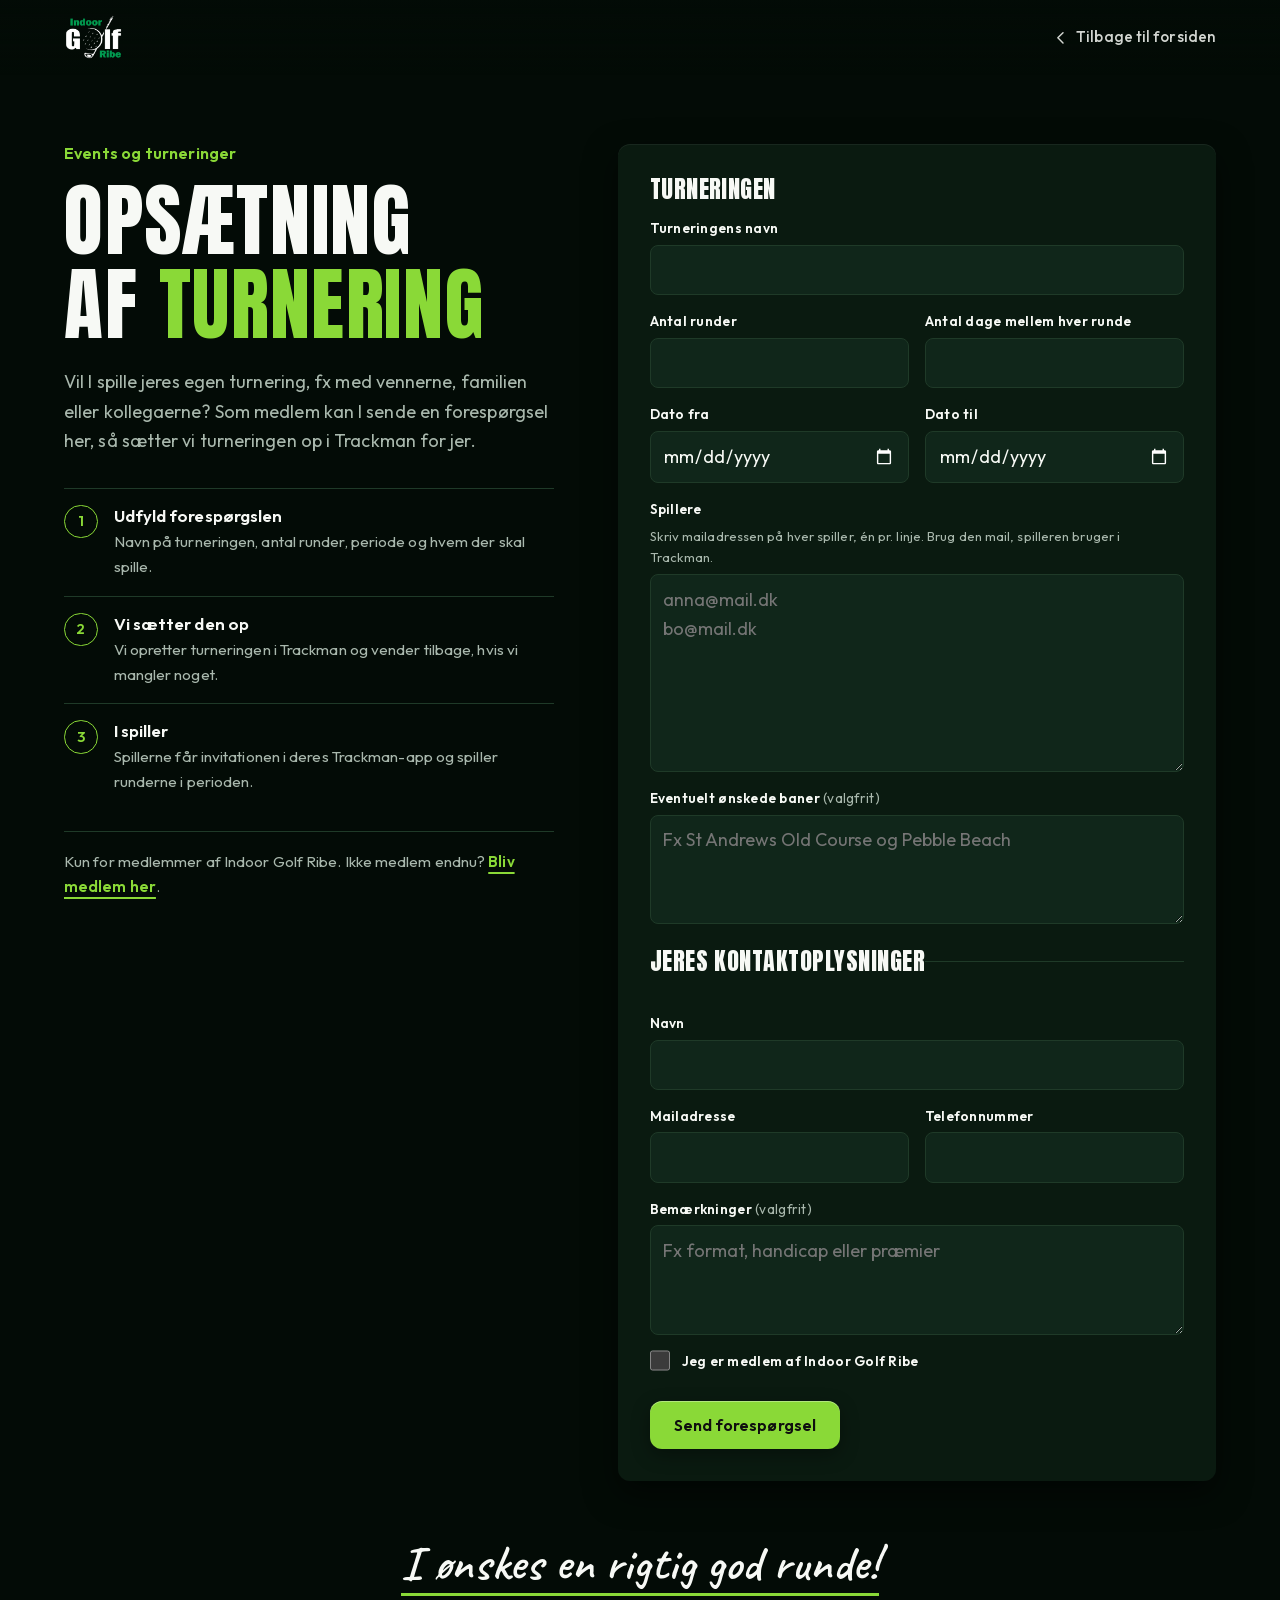
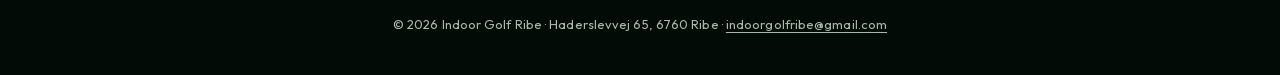
<file: turnering.html>
<!doctype html>
<html lang="da">
<head>
<meta charset="utf-8">
<meta name="viewport" content="width=device-width, initial-scale=1, viewport-fit=cover">
<title>Opsætning af turnering · Indoor Golf Ribe</title>
<meta name="description" content="Medlemmer af Indoor Golf Ribe kan få deres egen Trackman-turnering sat op, fx en privatturnering med vennerne. Send en forespørgsel med runder, datoer og spillere.">
<meta name="theme-color" content="#030b06">
<link rel="canonical" href="https://indoorgolfribe.dk/turnering.html">
<meta property="og:type" content="website">
<meta property="og:url" content="https://indoorgolfribe.dk/turnering.html">
<meta property="og:site_name" content="Indoor Golf Ribe">
<meta property="og:title" content="Opsætning af turnering · Indoor Golf Ribe">
<meta property="og:description" content="Få jeres egen Trackman-turnering sat op i Indoor Golf Ribe.">
<meta property="og:image" content="https://indoorgolfribe.dk/assets/og.jpg">
<meta property="og:locale" content="da_DK">
<link rel="icon" type="image/png" href="assets/favicon.png">
<link rel="preload" href="assets/fonts/anton-latin.woff2?v=20261109a" as="font" type="font/woff2" crossorigin>
<link rel="preload" href="assets/fonts/outfit-latin.woff2" as="font" type="font/woff2" crossorigin>
<link rel="stylesheet" href="fonts.css?v=20261119a">
<link rel="stylesheet" href="scrollcraft.css?v=20261109a">
<link rel="stylesheet" href="site.css?v=20261119b">
</head>
<body class="tpage-body">

<a class="skip" href="#turneringForm">Spring til formularen</a>

<header class="bar">
  <a class="bar__mark" href="./" aria-label="Indoor Golf Ribe, til forsiden">
    <img src="assets/logo-reversed-200.webp" width="200" height="157" alt="Indoor Golf Ribe">
  </a>
  <a class="bar__back" href="./#events"><svg viewBox="0 0 24 24" aria-hidden="true"><path d="M15 5l-7 7 7 7"/></svg>Tilbage til forsiden</a>
</header>

<main class="tpage">
  <div class="tpage__intro">
    <p class="tpage__kicker">Events og turneringer</p>
    <h1 class="sc-display sc-display--md tpage__title">Opsætning af <span class="acc">turnering</span></h1>
    <p class="sc-body tpage__lede">Vil I spille jeres egen turnering, fx med vennerne, familien eller kollegaerne? Som medlem kan I sende en forespørgsel her, så sætter vi turneringen op i Trackman for jer.</p>
    <ol class="tpage__steps">
      <li><span class="tpage__no">1</span><div><h2>Udfyld forespørgslen</h2><p>Navn på turneringen, antal runder, periode og hvem der skal spille.</p></div></li>
      <li><span class="tpage__no">2</span><div><h2>Vi sætter den op</h2><p>Vi opretter turneringen i Trackman og vender tilbage, hvis vi mangler noget.</p></div></li>
      <li><span class="tpage__no">3</span><div><h2>I spiller</h2><p>Spillerne får invitationen i deres Trackman-app og spiller runderne i perioden.</p></div></li>
    </ol>
    <p class="tpage__note">Kun for medlemmer af Indoor Golf Ribe. Ikke medlem endnu? <a class="link" href="./#kontakt">Bliv medlem her</a>.</p>
  </div>

  <form class="form tform" id="turneringForm" novalidate>
    <input type="hidden" name="access_key" value="d40d6cf0-45e5-4e7a-9145-c97db5af2ecb">
    <input type="hidden" name="subject" value="Ny turneringsforespørgsel fra indoorgolfribe.dk">
    <input type="hidden" name="from_name" value="Indoor Golf Ribe · turneringer">
    <input type="checkbox" name="botcheck" class="form__hp" tabindex="-1" autocomplete="off" aria-hidden="true">

    <fieldset class="tform__group">
      <legend>Turneringen</legend>
      <div class="field">
        <label for="t-navn">Turneringens navn</label>
        <input id="t-navn" name="turnering" autocomplete="off" maxlength="80" required>
        <p class="field__err" id="e-t-navn"></p>
      </div>
      <div class="field field--half">
        <label for="t-runder">Antal runder</label>
        <input id="t-runder" name="runder" type="number" inputmode="numeric" min="1" max="52" required>
        <p class="field__err" id="e-t-runder"></p>
      </div>
      <div class="field field--half">
        <label for="t-mellem">Antal dage mellem hver runde</label>
        <input id="t-mellem" name="dage_mellem_runder" type="number" inputmode="numeric" min="0" max="365" required>
        <p class="field__err" id="e-t-mellem"></p>
      </div>
      <div class="field field--half">
        <label for="t-fra">Dato fra</label>
        <input id="t-fra" name="dato_fra" type="date" required>
        <p class="field__err" id="e-t-fra"></p>
      </div>
      <div class="field field--half">
        <label for="t-til">Dato til</label>
        <input id="t-til" name="dato_til" type="date" required>
        <p class="field__err" id="e-t-til"></p>
      </div>
      <div class="field">
        <label for="t-spillere">Spillere</label>
        <p class="field__hint" id="h-t-spillere">Skriv mailadressen på hver spiller, én pr. linje. Brug den mail, spilleren bruger i Trackman.</p>
        <textarea id="t-spillere" name="spillere" rows="6" aria-describedby="h-t-spillere" placeholder="anna@mail.dk&#10;bo@mail.dk" required></textarea>
        <p class="field__count" id="c-t-spillere" aria-live="polite"></p>
        <p class="field__err" id="e-t-spillere"></p>
      </div>
      <div class="field">
        <label for="t-baner">Eventuelt ønskede baner <span class="opt">(valgfrit)</span></label>
        <textarea id="t-baner" name="oenskede_baner" rows="3" placeholder="Fx St Andrews Old Course og Pebble Beach"></textarea>
      </div>
    </fieldset>

    <fieldset class="tform__group">
      <legend>Jeres kontaktoplysninger</legend>
      <div class="field">
        <label for="t-kname">Navn</label>
        <input id="t-kname" name="navn" autocomplete="name" required>
        <p class="field__err" id="e-t-kname"></p>
      </div>
      <div class="field field--half">
        <label for="t-kmail">Mailadresse</label>
        <input id="t-kmail" name="email" type="email" autocomplete="email" required>
        <p class="field__err" id="e-t-kmail"></p>
      </div>
      <div class="field field--half">
        <label for="t-ktel">Telefonnummer</label>
        <input id="t-ktel" name="telefon" type="tel" autocomplete="tel" inputmode="tel" required>
        <p class="field__err" id="e-t-ktel"></p>
      </div>
      <div class="field">
        <label for="t-note">Bemærkninger <span class="opt">(valgfrit)</span></label>
        <textarea id="t-note" name="bemaerkninger" rows="3" placeholder="Fx format, handicap eller præmier"></textarea>
      </div>
      <div class="field">
        <label class="check" for="t-medlem">
          <input id="t-medlem" name="medlem" type="checkbox" value="Ja" required>
          <span>Jeg er medlem af Indoor Golf Ribe</span>
        </label>
        <p class="field__err" id="e-t-medlem"></p>
      </div>
    </fieldset>

    <div class="form__foot">
      <button class="btn" type="submit">Send forespørgsel</button>
      <p class="form__status" id="turneringStatus" role="status" aria-live="polite"></p>
    </div>
  </form>
</main>

<footer class="foot tpage__foot">
  <p class="signoff">I ønskes en rigtig god runde!</p>
  <p class="foot__small">© 2026 Indoor Golf Ribe · Haderslevvej 65, 6760 Ribe · <a class="foot__link" href="mailto:indoorgolfribe@gmail.com">indoorgolfribe@gmail.com</a></p>
</footer>

<script src="turnering.js?v=20261112a"></script>
</body>
</html>
</file>
<file: fonts.css>
/* Selvhostede skrifter. Caveat er skåret ned til tegnene i "I ønskes en rigtig god runde!" (eneste brug). Anton-versionen skal matche preload i index.html.
   Selvhostede skrifter (latin-subset fra Google Fonts). Outfit er én variabel fil til 400-700. */
@font-face { font-family: "Anton"; font-style: normal; font-weight: 400; font-display: swap; src: url(assets/fonts/anton-latin.woff2?v=20261109a) format("woff2"); }
@font-face { font-family: "Caveat"; font-style: normal; font-weight: 600; font-display: swap; src: url(assets/fonts/caveat-600-signoff.woff2?v=20261119a) format("woff2"); }
@font-face { font-family: "Outfit"; font-style: normal; font-weight: 400 700; font-display: swap; src: url(assets/fonts/outfit-latin.woff2) format("woff2"); }
</file>
<file: scrollcraft.css>
/* ============================================================================
   scrollcraft.css: the taste floor
   ----------------------------------------------------------------------------
   Two layers, and the split matters:

     TOKENS   what you override per brand. Colour roles, the type ramp, the
              spacing scale, elevation, motion. A brand is ~12 values.
     DEVICES  what the engine drives. Do not restyle these to taste; they are
              the mechanism. Style your own markup instead.

   Nothing here draws a "component". There are no card, badge, or pill classes,
   because a stylesheet that ships those is how every page built on it ends up
   with the same shapes. You get a floor and a vocabulary; the composition is
   yours.
   ========================================================================== */

/* ---------------------------------------------------------------- tokens -- */
:root {
  /* --- colour roles. Override these six and the page is rebranded. -------- */
  --sc-canvas:      #08090b;   /* the page ground. Drift interpolates this.   */
  --sc-surface:     #101217;   /* anything raised off the ground             */
  --sc-ink:         #f4f2ef;   /* primary text                               */
  --sc-ink-soft:    #9a9ba1;   /* secondary text. Tinted, never flat gray.   */
  --sc-accent:      #d8ff3e;   /* ONE accent. It owns a region, not confetti. */
  --sc-accent-ink:  #08090b;   /* text that sits on the accent               */

  --sc-hairline:    color-mix(in oklab, var(--sc-ink) 12%, transparent);
  --sc-hairline-strong: color-mix(in oklab, var(--sc-ink) 22%, transparent);

  /* --- type. Two families max. Display carries voice, text carries prose. - */
  --sc-font-display: "Instrument Sans", "Geist", system-ui, sans-serif;
  --sc-font-text:    "Geist", system-ui, sans-serif;
  --sc-font-mono:    "Geist Mono", ui-monospace, monospace;

  /* Fluid ramp. Tracking tightens as size grows because a face set at 6rem
     with 0 tracking reads loose; this is optical correction, not decoration. */
  --sc-t-xs:   clamp(0.75rem, 0.72rem + 0.15vw, 0.82rem);
  --sc-t-sm:   clamp(0.875rem, 0.84rem + 0.18vw, 0.95rem);
  --sc-t-base: clamp(1rem, 0.96rem + 0.22vw, 1.125rem);
  --sc-t-lg:   clamp(1.2rem, 1.1rem + 0.5vw, 1.5rem);
  --sc-t-xl:   clamp(1.6rem, 1.35rem + 1.2vw, 2.25rem);
  --sc-t-2xl:  clamp(2.1rem, 1.6rem + 2.4vw, 3.4rem);
  --sc-t-3xl:  clamp(2.8rem, 1.9rem + 4.2vw, 5rem);
  --sc-t-4xl:  clamp(3.4rem, 1.9rem + 6.6vw, 7.5rem);

  --sc-track-tight:  -0.035em;
  --sc-track-snug:   -0.02em;
  --sc-track-normal: -0.005em;
  --sc-track-wide:    0.08em;

  --sc-leading-none: 0.94;
  --sc-leading-tight: 1.06;
  --sc-leading-body: 1.62;

  --sc-measure: 62ch;

  /* --- space. 4px base: the useful middle steps an 8-only scale misses. --- */
  --sc-1: 0.25rem;  --sc-2: 0.5rem;   --sc-3: 0.75rem;  --sc-4: 1rem;
  --sc-5: 1.5rem;   --sc-6: 2rem;     --sc-7: 3rem;     --sc-8: 4rem;
  --sc-9: 6rem;     --sc-10: 8rem;    --sc-11: 12rem;

  /* Section rhythm is fluid so a phone doesn't inherit desktop air. */
  --sc-section: clamp(4.5rem, 9vw, 11rem);
  --sc-gutter:  clamp(1.25rem, 5vw, 5.5rem);
  --sc-maxw:    82rem;

  /* --- radius. Pick one scale for the page and hold it. ------------------- */
  --sc-r-sm: 6px;  --sc-r-md: 12px;  --sc-r-lg: 20px;  --sc-r-pill: 999px;

  /* --- elevation. Every shadow has an offset AND a soft blur, and is tinted
         to the canvas hue. A zero-offset coloured halo is decoration, not
         depth, so there isn't one here. ---------------------------------- */
  --sc-shadow-color: 220 40% 2%;
  --sc-e1: 0 1px 2px hsl(var(--sc-shadow-color) / 0.28),
           0 2px 6px -1px hsl(var(--sc-shadow-color) / 0.20);
  --sc-e2: 0 2px 4px hsl(var(--sc-shadow-color) / 0.24),
           0 8px 18px -4px hsl(var(--sc-shadow-color) / 0.30);
  --sc-e3: 0 4px 8px hsl(var(--sc-shadow-color) / 0.22),
           0 18px 40px -8px hsl(var(--sc-shadow-color) / 0.38),
           0 48px 90px -24px hsl(var(--sc-shadow-color) / 0.30);

  /* Edge light: a 1px top highlight sells a raised surface better than any
     amount of blur, because real raised things catch light on their lip. */
  --sc-edge: inset 0 1px 0 color-mix(in oklab, var(--sc-ink) 10%, transparent);

  /* --- motion. Built-in CSS easings are too weak for UI. ------------------ */
  --sc-ease-out:    cubic-bezier(0.23, 1, 0.32, 1);
  --sc-ease-in-out: cubic-bezier(0.77, 0, 0.175, 1);
  --sc-ease-drawer: cubic-bezier(0.32, 0.72, 0, 1);
  --sc-d-fast: 160ms;  --sc-d-base: 240ms;  --sc-d-slow: 420ms;

  --sc-z-stage: 1; --sc-z-copy: 20; --sc-z-chrome: 60;
}

/* --------------------------------------------------------------- reset -- */
*, *::before, *::after { box-sizing: border-box; }
html { -webkit-text-size-adjust: 100%; scroll-behavior: smooth; }
@media (prefers-reduced-motion: reduce) { html { scroll-behavior: auto; } }

body {
  margin: 0;
  background: var(--sc-canvas);
  color: var(--sc-ink);
  font-family: var(--sc-font-text);
  font-size: var(--sc-t-base);
  line-height: var(--sc-leading-body);
  letter-spacing: var(--sc-track-normal);
  -webkit-font-smoothing: antialiased;
  text-rendering: optimizeLegibility;
  font-synthesis-weight: none;
  overflow-x: clip;
}
img, video, canvas, svg { display: block; max-width: 100%; }
button, input, select, textarea { font: inherit; color: inherit; }

/* ------------------------------------------------- the browser surfaces --
   The parts you did not draw still carry the design. Selection, caret, focus
   ring, scrollbar and tabular numerals all ship with defaults that belong to no
   design system. Theming them is the cheapest signal that a page was built
   rather than assembled, and it is the step that gets skipped most reliably. */
::selection { background: var(--sc-accent); color: var(--sc-accent-ink); }
:root { caret-color: var(--sc-accent); accent-color: var(--sc-accent); }
:focus-visible {
  outline: 2px solid var(--sc-accent);
  outline-offset: 3px;
  border-radius: var(--sc-r-sm);
}
:where(a) { color: inherit; text-decoration-thickness: 1px; text-underline-offset: 0.22em; }
@supports (scrollbar-color: auto) {
  html { scrollbar-color: color-mix(in oklab, var(--sc-ink) 26%, transparent) transparent; scrollbar-width: thin; }
}
:where(table, .sc-nums, [data-sc-count]) { font-variant-numeric: tabular-nums; }

/* ----------------------------------------------------------- typography -- */
.sc-display {
  font-family: var(--sc-font-display);
  font-weight: 500;
  line-height: var(--sc-leading-none);
  letter-spacing: var(--sc-track-tight);
  text-wrap: balance;
  margin: 0;
}
.sc-display--xl { font-size: var(--sc-t-4xl); }
.sc-display--lg { font-size: var(--sc-t-3xl); }
.sc-display--md { font-size: var(--sc-t-2xl); letter-spacing: var(--sc-track-snug); }
.sc-lede {
  font-size: var(--sc-t-lg);
  line-height: 1.44;
  letter-spacing: var(--sc-track-snug);
  color: var(--sc-ink);
  max-width: 46ch;
  text-wrap: pretty;
  margin: 0;
}
.sc-body { max-width: var(--sc-measure); color: var(--sc-ink-soft); text-wrap: pretty; margin: 0; }
.sc-label {
  font-family: var(--sc-font-mono);
  font-size: var(--sc-t-xs);
  letter-spacing: var(--sc-track-wide);
  text-transform: uppercase;
  color: var(--sc-ink-soft);
}

/* ---------------------------------------------------------------- layout -- */
.sc-wrap { width: 100%; max-width: var(--sc-maxw); margin-inline: auto; padding-inline: var(--sc-gutter); }
.sc-section { padding-block: var(--sc-section); }
/* More space above a heading than below it: the gap belongs to the boundary,
   not to the pair. */
.sc-stack > * + * { margin-top: var(--sc-4); }
.sc-stack > :is(h1,h2,h3) { margin-top: var(--sc-7); }
.sc-stack > :is(h1,h2,h3):first-child { margin-top: 0; }
.sc-rule { height: 1px; border: 0; background: var(--sc-hairline); margin: 0; }

/* =============================================================== DEVICES ==
   Driven by the engine. Restyle your own markup, not these.                */

.sc-act--pinned { position: relative; }
.sc-stage {
  position: sticky; top: 0;
  height: 100vh; height: 100svh;
  overflow: clip;
  z-index: var(--sc-z-stage);
}

/* scrub / sequence media */
.sc-stage :is(video[data-sc-scrub], canvas[data-sc-sequence], .sc-stage__poster) {
  position: absolute; inset: 0;
  width: 100%; height: 100%;
  object-fit: cover;
}
video[data-sc-scrub] { opacity: 0; transition: opacity 380ms var(--sc-ease-out); }
.sc-has-clip video[data-sc-scrub] { opacity: 1; }
/* The poster is a live frame-holder, not a placeholder: it stays up until a
   real video frame has painted, which is what stops the blank-stage flash. */
.sc-stage__poster { z-index: 0; transition: opacity 380ms var(--sc-ease-out); }
.sc-has-clip .sc-stage__poster { opacity: 0; }

/* A scrim only where text sits. A full-frame darkening layer flattens the
   image everywhere to fix contrast in one corner. */
.sc-scrim {
  position: absolute; inset: 0; pointer-events: none; z-index: 1;
  background: linear-gradient(
    var(--sc-scrim-angle, 180deg),
    color-mix(in oklab, var(--sc-canvas) var(--sc-scrim-a, 78%), transparent) 0%,
    color-mix(in oklab, var(--sc-canvas) 30%, transparent) 42%,
    transparent 68%);
}
/* Point the scrim at the copy. A scrim gradient that darkens the top while the
   copy sits at the bottom fixes contrast nowhere and flattens the image
   everywhere, which is the most common way text-over-video goes wrong. */
.sc-scrim--bottom { --sc-scrim-angle: 0deg; }
.sc-scrim--left   { --sc-scrim-angle: 90deg; }
.sc-scrim--right  { --sc-scrim-angle: 270deg; }

/* Corner scrims, for copy anchored to a corner. An edge gradient has to darken
   a whole band across the frame to cover one corner; a corner gradient puts the
   density where the text is and leaves the rest of the image alone. Pair with
   .sc-copy--lead / .sc-copy--trail. */
.sc-scrim--lead {
  background: linear-gradient(to top right,
    color-mix(in oklab, var(--sc-canvas) 94%, transparent) 0%,
    color-mix(in oklab, var(--sc-canvas) 72%, transparent) 30%,
    color-mix(in oklab, var(--sc-canvas) 30%, transparent) 52%,
    transparent 72%);
}
.sc-scrim--trail {
  background: linear-gradient(to top left,
    color-mix(in oklab, var(--sc-canvas) 94%, transparent) 0%,
    color-mix(in oklab, var(--sc-canvas) 72%, transparent) 30%,
    color-mix(in oklab, var(--sc-canvas) 30%, transparent) 52%,
    transparent 72%);
}
/* A band across the bottom, for copy that spans the full width of the frame.
   That is what both corner anchors become below 860px, and it is also the right
   shape whenever the copy block is wider than a corner. */
.sc-scrim--band {
  background: linear-gradient(to top,
    color-mix(in oklab, var(--sc-canvas) 94%, transparent) 0%,
    color-mix(in oklab, var(--sc-canvas) 74%, transparent) 22%,
    color-mix(in oklab, var(--sc-canvas) 30%, transparent) 42%,
    transparent 58%);
}
.sc-scrim--vignette {
  background: radial-gradient(120% 90% at 50% 45%, transparent 40%,
              color-mix(in oklab, var(--sc-canvas) 70%, transparent) 100%);
}

/* copy over a stage.
   max-width is in rem, never ch. A `ch` on this container resolves against the
   CONTAINER's font-size (body size), not the display size of the heading inside
   it, so `max-width: 20ch` here silently produces a ~180px column and wraps a
   hero headline to six lines. Set a ch measure on the text element itself. */
.sc-copy {
  position: absolute; z-index: var(--sc-z-copy);
  inset-inline: var(--sc-gutter);
  max-width: min(46rem, 76vw);
  will-change: opacity, transform;
}
.sc-copy--lead   { left: var(--sc-gutter); bottom: clamp(3rem, 12vh, 9rem); }
/* inset-inline FIRST. It is the shorthand for left+right, so declaring it after
   `left: 50%` resets left to auto and the block drifts off the left edge. */
.sc-copy--center { inset-inline: auto; left: 50%; top: 50%; translate: -50% -50%; text-align: center; }
.sc-copy--trail  { inset-inline: auto; right: var(--sc-gutter); bottom: clamp(3rem, 12vh, 9rem); text-align: right; }

/* cue defaults: the engine writes opacity/transform inline, these are the
   pre-paint state so nothing flashes before the first read() */
[data-sc-cue] { opacity: 0; will-change: opacity, transform; }
.sc-ready [data-sc-cue] { transition: none; }

/* kinetic split */
.sc-split { display: inline-block; overflow: hidden; vertical-align: top; }
/* Descenders live below the baseline; a line mask clipped to the line box eats
   the tails off g, y, p, j. The padding buys them room back. */
.sc-split--line { display: block; padding-bottom: 0.14em; margin-bottom: -0.14em; }
.sc-split__i { display: inline-block; will-change: transform, opacity; }
.sc-is-split { opacity: 1 !important; }

/* horizontal rail */
[data-sc-pan] { display: flex; will-change: transform; }

/* reveal + parallax */
[data-sc-reveal] { will-change: clip-path; }
[data-sc-parallax] { will-change: transform; }

/* flow reveal (fires once) */
[data-sc-in], [data-sc-stagger] > * {
  opacity: 0;
  transform: translate3d(0, 14px, 0);
  transition: opacity 620ms var(--sc-ease-out), transform 620ms var(--sc-ease-out);
}
[data-sc-in].sc-in, [data-sc-stagger] > .sc-in { opacity: 1; transform: none; }

/* pointer devices */
[data-sc-tilt] { transform-style: preserve-3d; will-change: transform; }
[data-sc-magnet] { will-change: transform; }
/* isolation always; position only if nothing more specific already set it.
   Written with :where() (zero specificity) on purpose: a plain `position:
   relative` here has the same weight as `.sc-stage` and, being later in the
   file, silently wins. A stage carrying both attributes then stops being
   sticky and the whole act scrolls away instead of pinning. */
[data-sc-spotlight] { isolation: isolate; }
:where([data-sc-spotlight]) { position: relative; }
[data-sc-spotlight]::after {
  content: ""; position: absolute; inset: 0; pointer-events: none; z-index: 2;
  background: radial-gradient(
    28rem 28rem at calc(var(--sc-mx, 0.5) * 100%) calc(var(--sc-my, 0.5) * 100%),
    color-mix(in oklab, var(--sc-accent) 16%, transparent), transparent 70%);
  opacity: 0; transition: opacity var(--sc-d-slow) var(--sc-ease-out);
}
[data-sc-spotlight]:hover::after { opacity: 1; }

/* =========================================================== WORLDFLIGHT ==
   One fixed stage for the whole page. The only thing in document flow is the
   spacer, and it is empty. If you find yourself adding a section here, you want
   act mode instead: the moment a real block scrolls past the fixed stage, the
   page has a seam again and the whole point is gone.                        */

[data-sc-mode="worldflight"] { position: relative; }

.sc-world {
  position: fixed; inset: 0;
  overflow: clip;
  z-index: var(--sc-z-stage);
  background: var(--sc-canvas);
}

/* Every leg is mounted for the life of the page and stacked in the same box.
   The engine owns opacity, visibility and z-index here; do not set them. */
.sc-world__seg {
  position: absolute; inset: 0;
  opacity: 0;
  will-change: opacity;
}
.sc-world__seg > :is(video, img, canvas) {
  position: absolute; inset: 0;
  width: 100%; height: 100%;
  object-fit: cover;
}
/* The poster is the frame-holder AND the first camera move: the engine pushes
   it in slowly until a real decoded frame is available to replace it. */
.sc-world__poster {
  z-index: 0;
  transform-origin: 50% 50%;
  transition: opacity 420ms var(--sc-ease-out);
}
.sc-world__seg > video { z-index: 1; }
.sc-world__seg.sc-has-clip .sc-world__poster { opacity: 0; }
/* The act stylesheet lights a clip through its ancestor act. A worldflight leg
   has no act, so match the class the engine also writes on the clip itself. */
video[data-sc-scrub].sc-has-clip { opacity: 1; }

/* The copy layer is fixed too, and inert by default: the engine hands
   pointer-events back to a block only while it is actually legible. */
.sc-world__copy {
  position: fixed; inset: 0;
  z-index: var(--sc-z-copy);
  pointer-events: none;
}
.sc-world__scrim { position: absolute; inset: 0; pointer-events: none; z-index: 0; }
[data-sc-copy] {
  opacity: 0;
  pointer-events: none;
  will-change: opacity, transform;
}
.sc-ready [data-sc-copy] { transition: none; }

/* The track. Empty on purpose. */
.sc-world__spacer { pointer-events: none; }

/* scroll progress */
[data-sc-progress] {
  position: fixed; inset: 0 0 auto 0; height: 2px; z-index: var(--sc-z-chrome);
  background: var(--sc-accent); transform-origin: 0 50%; transform: scaleX(0);
  will-change: transform;
}

/* ----------------------------------------------------------- atmosphere --
   Depth is not only shadow. Grain keeps a flat dark ground from banding, and
   it is the difference between "a dark page" and "a lit room". */
.sc-grain { position: fixed; inset: 0; pointer-events: none; z-index: 3; opacity: 0.045; }
.sc-grain::before {
  content: ""; position: absolute; inset: -50%;
  background-image: url("data:image/svg+xml;utf8,<svg xmlns='http://www.w3.org/2000/svg' width='140' height='140'><filter id='n'><feTurbulence type='fractalNoise' baseFrequency='0.85' numOctaves='3'/></filter><rect width='140' height='140' filter='url(%23n)'/></svg>");
}

/* -------------------------------------------------------- reduced motion -- */
@media (prefers-reduced-motion: reduce) {
  /* Fewer and gentler, not zero. Opacity still carries the reveal so the page
     is comprehensible; every position change is dropped. */
  [data-sc-in], [data-sc-stagger] > * { transform: none; transition-duration: 220ms; }
  [data-sc-parallax], [data-sc-pan], .sc-split__i { transform: none !important; }
  /* A wipe is a position change too. Show reveal content settled. */
  [data-sc-reveal] { clip-path: none !important; }
  /* A rail's transform IS its navigation, not decoration. Zeroing it the way
     parallax and kinetic type are zeroed parks the act on its first screenful
     and makes everything past the fold unreachable: a device degrading into
     missing content. Hand the travel back to the reader as an ordinary scroll
     region instead, so the same items are all still gettable without motion.
     A build that would rather re-lay the rail out as a grid can still do that;
     this is the floor, not the ceiling. */
  [data-sc-act="pan"] .sc-stage,
  [data-sc-act="pan"] [data-sc-stage] {
    overflow-x: auto; overflow-y: hidden;
    overscroll-behavior-x: contain;
    scroll-snap-type: x proximity;
  }
  [data-sc-pan] > * { scroll-snap-align: center; }
  [data-sc-spotlight]::after { display: none; }
  /* A worldflight keeps its whole story here. No clip is ever fetched, so the
     posters are the film, and they cross-dissolve through exactly the same
     seams at exactly the same scroll positions. The push-in and the copy drift
     are the only things that go. */
  .sc-world__poster, [data-sc-copy] { transform: none !important; }
}

/* --------------------------------------------------------------- mobile -- */
@media (max-width: 860px) {
  .sc-copy { inset-inline: var(--sc-gutter); max-width: none; }
  .sc-copy--trail { text-align: left; }
  .sc-stage { height: 100svh; }
  /* .sc-copy--trail re-anchors to the left and spans the full width here, so a
     bottom-RIGHT corner gradient darkens the one corner the copy just left and
     guarantees a contrast failure over any bright clip. Point the density at
     the copy: the same band .sc-scrim--band paints. */
  .sc-scrim--trail {
    background: linear-gradient(to top,
      color-mix(in oklab, var(--sc-canvas) 94%, transparent) 0%,
      color-mix(in oklab, var(--sc-canvas) 74%, transparent) 22%,
      color-mix(in oklab, var(--sc-canvas) 30%, transparent) 42%,
      transparent 58%);
  }
}
</file>
<file: site.css>
/* Indoor Golf Ribe. Tokens fra designsystemet "Indoor Golf Ribe":
   natgolf under spots, ét lime-lys, varmt træ. */
:root {
  --sc-canvas:     #030b06;  /* ground */
  --sc-surface:    #0a1a10;  /* surface */
  --sc-ink:        #f7f9f5;  /* ink */
  --sc-ink-soft:   #a9b8ad;  /* ink-muted */
  --sc-accent:     #8ad937;  /* lime */
  --sc-accent-ink: #0f0f0f;  /* on-lime */
  --sc-font-display: "Anton", "Bebas Neue", Impact, sans-serif;
  --sc-font-text:    "Outfit", "Helvetica Neue", Arial, sans-serif;

  --raised: #10261a;
  --line: #1f3a28;
  --fairway: #00994e;
  --hairline: #f7f9f566;
  --glow-lime: 0 0 0 1px rgba(138, 217, 55, 0.55);
  --lift: 0 12px 32px rgba(0, 0, 0, 0.55);
  --r-md: 12px;
  --r-lg: 24px;
}

/* Layout før JS (CLS). scrollcraft giver først de låste akter højde og sticky scene,
   når scriptet har kørt. Malede browseren før det, havde hero højden 0, "4"-tallet fra
   fakta stod øverst, og hele skærmen hoppede (CLS 1,0 målt på desktop 2026-11-10).
   Her får scenerne samme form fra start; scrollcraft overskriver højden bagefter. */
[data-sc-act="pin"], [data-sc-act="pan"], [data-sc-act="scrub"] { position: relative; min-height: 100vh; min-height: 100svh; }
:is([data-sc-act="pin"], [data-sc-act="pan"], [data-sc-act="scrub"]) > [data-sc-stage] {
  position: sticky; top: 0; height: 100vh; height: 100svh; overflow: clip; z-index: var(--sc-z-stage);
}

/* Anton er kondenseret og står i versaler: luft, ikke negativ tracking. */
.sc-display {
  font-weight: 400;
  text-transform: uppercase;
  letter-spacing: 0.01em;
  line-height: 1.04;
}
/* Danske versaler: ringen over Å og stregen i Ø rager over linjeboksen.
   Kinetic-masken skal give plads opad, ellers læses BÅSE som BASE. */
.sc-split--line { padding-top: 0.2em; margin-top: -0.2em; }
.sc-display--md { letter-spacing: 0.02em; line-height: 1.06; }
.acc { color: var(--sc-accent); }
body { line-height: 1.64; letter-spacing: 0.005em; }
.sc-body { font-size: var(--sc-t-base); }
:focus-visible { outline: 3px solid var(--sc-accent); outline-offset: 2px; }

.skip {
  position: fixed; left: 1rem; top: -4rem; z-index: 100;
  background: var(--sc-accent); color: var(--sc-accent-ink);
  padding: 0.6rem 1rem; border-radius: var(--r-md); font-weight: 600;
}
.skip:focus { top: 1rem; }

/* Scroll-fade fra "Priser og medlemskab" og ned (site.js sætter --rv 0→1 efter scroll).
   :where() holder specificiteten lav, så kortenes egne hover-transitions (senere i filen) vinder. */
:where([data-sc-in], [data-sc-stagger] > *).rv { transition: none; }
.rv.rv.rv {
  opacity: var(--rv, 1);
  translate: 0 calc((1 - var(--rv, 1)) * 2.75rem);
}

/* ------------------------------------------------------------- knapper -- */
.btn {
  display: inline-flex; align-items: center; justify-content: center;
  min-height: 3rem; padding: 0 1.5rem;
  background: var(--sc-accent); color: var(--sc-accent-ink);
  border: 0; border-radius: var(--r-md);
  font: 600 1rem/1 var(--sc-font-text); letter-spacing: 0.005em;
  text-decoration: none; white-space: nowrap; cursor: pointer;
  box-shadow: 0 6px 18px rgba(0, 0, 0, 0.35), inset 0 1px 0 rgba(255, 255, 255, 0.35);
  transition: transform 140ms var(--sc-ease-out), background-color 160ms var(--sc-ease-out);
}
.btn:active { transform: scale(0.97); }
.btn:disabled { opacity: 0.55; cursor: progress; }
@media (hover: hover) and (pointer: fine) { .btn:hover { background: #9be64a; } }
.btn--small { min-height: 2.5rem; padding: 0 1.1rem; font-size: 0.92rem; }
.link {
  color: var(--sc-accent); font-weight: 600; text-decoration: underline;
  text-decoration-thickness: 2px; text-underline-offset: 0.3em;
}

/* --------------------------------------------------------------- bjælke -- */
.bar {
  position: fixed; inset: 0 0 auto 0; z-index: var(--sc-z-chrome);
  display: flex; align-items: center; gap: 2rem;
  padding: 0.9rem var(--sc-gutter);
  background: linear-gradient(to bottom, rgba(3, 11, 6, 0.82), rgba(3, 11, 6, 0));
}
.bar__mark img { width: auto; height: 46px; }
.bar__nav { display: flex; gap: 1.6rem; margin-left: auto; }
.bar__nav a {
  color: var(--sc-ink); text-decoration: none; font-weight: 500; font-size: 0.95rem;
  opacity: 0.82; transition: opacity 160ms var(--sc-ease-out);
}
.bar__nav a:hover { opacity: 1; }
@media (max-width: 860px) {
  /* Tættere og længere toning, så tekst der scroller under logoet ikke kolliderer med det.
     Bjælken lader tryk falde igennem undtagen på logo og knap. */
  .bar {
    gap: 1rem; padding-block: 0.7rem 1.5rem; pointer-events: none;
    background: linear-gradient(to bottom, rgba(3, 11, 6, 0.95) 0%, rgba(3, 11, 6, 0.82) 58%, rgba(3, 11, 6, 0));
  }
  .bar > * { pointer-events: auto; }
  .bar__nav { display: none; }
  .bar .btn { margin-left: auto; min-height: 2.75rem; }
  .bar__mark { display: block; padding-block: 3px; }
  .bar__mark img { height: 38px; }
}

/* ------------------------------------------------------------ mobilmenu -- */
.bar__menu, .mnav { display: none; }
.bar__menu {
  place-content: center; gap: 6px; flex: none; width: 2.75rem; height: 2.75rem;
  border: 1px solid rgba(244, 247, 240, 0.22); border-radius: 0.8rem;
  background: rgba(3, 11, 6, 0.45); backdrop-filter: blur(8px); -webkit-backdrop-filter: blur(8px);
  cursor: pointer; transition: border-color 250ms var(--sc-ease-out), background-color 250ms var(--sc-ease-out);
}
.bar__menu span {
  display: block; width: 18px; height: 2px; border-radius: 2px; background: var(--sc-ink);
  transition: transform 420ms var(--sc-ease-out), background-color 250ms;
}
.bar__menu[aria-expanded="true"] { border-color: var(--sc-accent); }
.bar__menu[aria-expanded="true"] span { background: var(--sc-accent); }
.bar__menu[aria-expanded="true"] span:first-child { transform: translateY(4px) rotate(45deg); }
.bar__menu[aria-expanded="true"] span:last-child { transform: translateY(-4px) rotate(-45deg); }
.bar__menu:focus-visible { outline: 3px solid var(--sc-accent); outline-offset: 2px; }
@media (max-width: 860px) {
  .bar__menu { display: grid; }
  /* Ligger under bjælken, så logo, Book-knap og luk-knap bliver stående øverst. */
  .mnav {
    position: fixed; inset: 0; z-index: calc(var(--sc-z-chrome) - 1);
    display: flex; flex-direction: column; justify-content: space-between;
    padding: 6.5rem var(--sc-gutter) calc(1.75rem + env(safe-area-inset-bottom));
    background: rgba(3, 11, 6, 0.97);
    backdrop-filter: blur(14px); -webkit-backdrop-filter: blur(14px);
    opacity: 0; visibility: hidden; transition: opacity 380ms var(--sc-ease-out), visibility 0s linear 380ms;
  }
  .mnav.is-open { opacity: 1; visibility: visible; transition: opacity 380ms var(--sc-ease-out); }
  .mnav__nav { display: flex; flex-direction: column; }
  .mnav__nav a {
    display: flex; align-items: baseline; gap: 1rem; padding: 0.55rem 0;
    border-bottom: 1px solid var(--line); color: var(--sc-ink); text-decoration: none;
    font: 400 clamp(2.2rem, 11vw, 3.2rem)/1.15 var(--sc-font-display); text-transform: uppercase; letter-spacing: 0.01em;
    opacity: 0; transform: translateY(14px);
    transition: opacity 450ms var(--sc-ease-out), transform 550ms var(--sc-ease-out), color 200ms;
  }
  .mnav.is-open .mnav__nav a { opacity: 1; transform: none; }
  .mnav.is-open .mnav__nav a:nth-child(2) { transition-delay: 40ms; }
  .mnav.is-open .mnav__nav a:nth-child(3) { transition-delay: 80ms; }
  .mnav.is-open .mnav__nav a:nth-child(4) { transition-delay: 120ms; }
  .mnav.is-open .mnav__nav a:nth-child(5) { transition-delay: 160ms; }
  .mnav.is-open .mnav__nav a:nth-child(6) { transition-delay: 200ms; }
  .mnav__nav a:active, .mnav__nav a:hover { color: var(--sc-accent); }
  .mnav__no { font: 600 0.75rem/1 var(--sc-font-text); letter-spacing: 0.1em; color: var(--sc-accent); }
  .mnav__foot { display: flex; align-items: center; justify-content: space-between; gap: 1rem; padding-top: 1.5rem; }
  .mnav__foot p { margin: 0; text-align: right; font-size: 0.85rem; line-height: 1.45; color: var(--sc-ink-soft); }
  @media (max-height: 640px) {
    .mnav { padding-top: 5.25rem; }
    .mnav__nav a { font-size: clamp(1.8rem, 9vw, 2.4rem); padding: 0.35rem 0; }
  }
}
@media (prefers-reduced-motion: reduce) {
  .mnav, .mnav__nav a, .bar__menu span { transition: none; }
}

/* ----------------------------------------------------------------- hero -- */
.hero__photo { position: absolute; inset: -12vh 0 -12vh; }
.hero__photo img, .hero__photo picture {
  width: 100%; height: 100%; object-fit: cover; object-position: 60% 50%;
  transform: scale(calc(1.08 - var(--sc-p, 0) * 0.06));
}
.hero__scrim {
  position: absolute; inset: 0; z-index: 1; pointer-events: none;
  background:
    linear-gradient(to top right, rgba(3, 11, 6, 0.96) 0%, rgba(3, 11, 6, 0.78) 30%, rgba(3, 11, 6, 0.2) 58%, transparent 74%),
    linear-gradient(to bottom, rgba(3, 11, 6, 0.55), transparent 22%);
}
.hero__copy { max-width: min(48rem, 80vw); }
.hero__copy h1 { font-size: clamp(3.6rem, 1.6rem + 7.4vw, 8.6rem); line-height: 1.24; }
.hero__kicker {
  display: block; margin-bottom: 0.9rem;
  font: 600 clamp(1rem, 0.9rem + 0.3vw, 1.15rem)/1.2 var(--sc-font-text);
  letter-spacing: 0.01em; text-transform: none; color: var(--sc-accent);
}
.hero__sub { font-size: var(--sc-t-lg); line-height: 1.45; max-width: 30ch; margin: 1.25rem 0 1.75rem; color: var(--sc-ink); }
@media (max-width: 860px) {
  .hero__copy h1 { font-size: clamp(3.4rem, 15vw, 4.6rem); }
  /* Tablet på højkant: overskriften må fylde mere end på en telefon. */
  @media (min-width: 600px) and (orientation: portrait) { .hero__copy h1 { font-size: clamp(4.6rem, 11vw, 6.2rem); } }
  /* Mobil har sit eget portrætfoto (hero-hall-m): gangen, lampen og båsene i toppen, teksten på gulvet. */
  .hero__photo img { object-position: 40% 50%; }
  .hero__scrim {
    background: linear-gradient(to top, rgba(3, 11, 6, 0.97) 0%, rgba(3, 11, 6, 0.86) 34%, rgba(3, 11, 6, 0.3) 58%, transparent 72%),
      linear-gradient(to bottom, rgba(3, 11, 6, 0.55), transparent 22%);
  }
  /* Peak-videoen og dens billeder er 9:16 på telefonen, så de fylder skærmen uden at beskæres i siderne. */
  .peak video[data-sc-scrub], .peak .sc-stage__poster, .peak__end { object-position: 50% 50%; }
}
/* Høje telefoner: teksten og knappen løftes, så scroll-hinten har luft nederst. */
@media (max-width: 860px) and (orientation: portrait) and (min-height: 700px) {
  .hero .sc-copy--lead { bottom: calc(8.5rem + env(safe-area-inset-bottom, 0px)); }
  .hero__sub { margin: 1rem 0 1.4rem; }
}

/* ---------------------------------------------------------------- fakta -- */
.facts__stage { display: grid; align-items: center; }
.facts__four {
  position: absolute; right: -2vw; bottom: -14vh;
  font: 400 min(110vh, 62vw)/0.8 var(--sc-font-display);
  color: var(--raised); user-select: none;
  transform: translateY(calc(var(--sc-p, 0) * -8vh));
}
.facts__inner {
  position: relative; z-index: 2;
  width: 100%; max-width: var(--sc-maxw); margin-inline: auto; padding-inline: var(--sc-gutter);
}
.facts__title { max-width: 17ch; font-size: min(4rem, 1.6rem + 3.2vw, 8.5svh); }
.facts__list { display: grid; grid-template-columns: repeat(3, minmax(0, 1fr)); gap: 2.5rem; margin: 3.5rem 0 0; max-width: 62rem; }
.facts__list div { border-top: 1px solid var(--line); padding-top: 1.1rem; }
.facts__list dt { font-weight: 600; font-size: var(--sc-t-lg); color: var(--sc-accent); }
/* Fine stregikoner i blødt hvid med én lime detalje; tegnes af scroll (factIcons i site.js) */
.facts__icon {
  display: block; width: 2.9rem; height: 2.9rem; margin-bottom: 1.1rem; overflow: visible;
  color: var(--sc-ink-soft);
}
.facts__icon * { fill: none; stroke: currentColor; stroke-width: 1.4; stroke-linecap: round; stroke-linejoin: round; }
.facts__icon .ic-acc { stroke: var(--sc-accent); }
.facts__icon .ic-dot { fill: var(--sc-accent); stroke: none; }
.facts__icon .ic-fade { opacity: var(--o, 1); }
/* js-draw sættes af site.js; uden JS står ikonerne bare færdigtegnede */
/* Startværdier før første scroll-frame; site.js skriver derefter offset/opacity inline */
.js-draw .facts__icon .ic-draw { stroke-dasharray: 1; stroke-dashoffset: 1; }
.js-draw .facts__icon .ic-fade { opacity: 0; }
@media (prefers-reduced-motion: reduce) {
  .js-draw .facts__icon .ic-draw { stroke-dashoffset: 0 !important; }
  .js-draw .facts__icon .ic-fade { opacity: var(--o, 1) !important; }
}
.facts__list dd { margin: 0.4rem 0 0; color: var(--sc-ink-soft); }
@media (max-width: 860px) {
  /* Hele akten skal kunne stå på én telefonskærm under bjælken: ikonet ved siden af punktets navn. */
  .facts__stage { padding-top: 4.5rem; }
  .facts__list { grid-template-columns: 1fr; gap: 1rem; margin-top: 1.5rem; }
  .facts__list div { padding-top: 0.9rem; }
  .facts__list dt { display: flex; align-items: center; gap: 0.8rem; }
  .facts__icon { width: 2.3rem; height: 2.3rem; margin: 0; flex: none; }
  .facts__four { font-size: 90vw; bottom: -6vh; }
}
/* Telefon på højkant: titlen skaleres efter bredden, så "simulatorer." står på én linje og akten
   kan være på skærmen selv på smalle telefoner med forstørret visning (fx Samsung, ca. 320px bred). */
@media (max-width: 860px) and (orientation: portrait) {
  .facts__stage { padding-top: 4rem; }
  .facts__title { font-size: min(var(--sc-t-3xl), 11.5vw, 6.2svh); max-width: none; }
  .facts__list { margin-top: min(1.5rem, 2.5svh); gap: min(1rem, 1.8svh); }
  .facts__list div { padding-top: min(0.9rem, 1.6svh); }
  .facts__list dt { font-size: min(var(--sc-t-lg), 5.4vw); }
  .facts__icon { width: 2rem; height: 2rem; }
  .facts__list dd { line-height: 1.45; font-size: min(1rem, 4.6vw); }
}
/* Telefon på langs: tre punkter side om side og mindre titel, så akten stadig kan stå på én skærm. */
@media (max-width: 860px) and (max-height: 500px) and (orientation: landscape) {
  .facts__stage { padding-top: 3.6rem; }
  .facts__title { font-size: 2.1rem; max-width: none; }
  .facts__list { grid-template-columns: repeat(3, minmax(0, 1fr)); gap: 1.2rem; margin-top: 0.9rem; }
  .facts__list div { padding-top: 0.6rem; }
  .facts__list dt { font-size: 1rem; }
  .facts__icon { width: 1.8rem; height: 1.8rem; }
  .facts__list dd { font-size: 0.85rem; line-height: 1.4; }
}

/* ----------------------------------------------------------------- pan -- */
.bays .sc-stage, .bays [data-sc-stage] { display: flex; align-items: center; }
.rail { gap: clamp(1.5rem, 3vw, 3rem); padding-inline: var(--sc-gutter); align-items: flex-end; }
.rail > * { flex: none; }
.rail__lead { width: clamp(17rem, 26vw, 26rem); align-self: center; }
.rail__lead p { margin-top: 1rem; }
/* "Simulatorerne" er ét langt ord (~6 em i Anton): skaler det, så det bliver i kolonnen og ikke rammer første kort. */
.rail__lead h2 { font-size: min(var(--sc-t-3xl), calc(clamp(17rem, 26vw, 26rem) / 6.2)); }
.item { width: clamp(17rem, 30vw, 30rem); }
.item--wide { width: clamp(19rem, 44vw, 44rem); }
.item__media { border-radius: var(--r-lg); overflow: hidden; box-shadow: var(--lift); aspect-ratio: 4 / 3; background: var(--sc-surface); }
.item--wide .item__media { aspect-ratio: 16 / 10; }
.item__media--dark { background: #000; }
.item__media img { width: 100%; height: 100%; object-fit: cover; }
/* <picture> giver kun mobilen et mindre billede; layoutet styres stadig af <img>. */
.item__media picture, .events__photo picture { display: contents; }
.item h3 { font: 600 var(--sc-t-xl)/1.15 var(--sc-font-text); margin: 1.25rem 0 0.35rem; }
.item p { margin: 0; color: var(--sc-ink-soft); max-width: 40ch; }
.item small { display: block; margin-top: 0.4rem; color: var(--sc-ink-soft); opacity: 0.8; font-size: 0.75rem; }
.rail__note { width: clamp(16rem, 24vw, 24rem); align-self: center; padding-right: 2vw; }
.rail__note .link { display: inline-block; margin-top: 0.6rem; padding-block: 0.65rem; }
@media (prefers-reduced-motion: no-preference) {
  .rail > .item { opacity: calc(0.55 + var(--sc-p, 0) * 2); }
}
@media (max-width: 860px) {
  .rail__lead, .item, .item--wide, .rail__note { width: 80vw; }
  .rail__lead h2 { font-size: min(var(--sc-t-3xl), calc(80vw / 6.2)); }
}

/* -------------------------------------------------------------- stilhed -- */
/* Neonskilt. site.js skriver --lit (0-1) pr. bogstav, --glow (samlet lysstyrke)
   og --tube (stregen under) ud fra aktens fremdrift. Uden JS står skiltet tændt. */
.hush__stage { display: grid; place-items: center; align-content: center; row-gap: clamp(0.5rem, 2vh, 1.5rem); padding-inline: var(--sc-gutter); overflow: hidden; }
.hush__glow {
  position: absolute; left: 50%; top: 50%; width: min(110vw, 80rem); aspect-ratio: 2.4;
  translate: -50% -50%; pointer-events: none;
  background: radial-gradient(closest-side, rgba(138, 217, 55, 0.34), rgba(138, 217, 55, 0.1) 45%, transparent 75%);
  filter: blur(30px); opacity: var(--glow, 1);
  transform: scale(calc(0.7 + var(--glow, 1) * 0.3));
}
.hush__sign, .tm {
  position: relative; text-align: center;
  transform: scale(calc(1 + max(0, var(--sc-p, 0) - 0.86) * 0.9));
}
.hush__sign { z-index: 2; }

/* Trackman iO som neon-stregtegning "i loftet". Billedsekvensen har scenens egen
   grundfarve, og en radial maske lader kanten forsvinde i mørket. */
.tm { margin: 0; z-index: 1; width: min(38vw, 50vh * 1.5); aspect-ratio: 3 / 2; transform-origin: 50% 160%; }
/* Sekvensens baggrund er helt sort, scenens bund en anelse lysere, så lærredet stod som en mørk
   plet, før tegningen begyndte. "screen" lader kun neonlyset slippe igennem; scenen har derfor
   sin egen bund at blande imod (samme farve som siden). */
.hush__stage { background: var(--sc-canvas); }
.tm { mix-blend-mode: screen; }
.tm__canvas {
  position: absolute; inset: 0; width: 100%; height: 100%;
  -webkit-mask-image: radial-gradient(closest-side, #000 72%, transparent 100%);
  mask-image: radial-gradient(closest-side, #000 72%, transparent 100%);
}
/* Radarstrålen: en lyskegle fra linsen ned mod skiltet. --beam-y skyder den ned, --beam styrer lyset. */
.tm__beam {
  position: absolute; left: 47.9%; top: 47%; width: 150%; height: 120%;
  translate: -50% 0; pointer-events: none; mix-blend-mode: screen;
  background: linear-gradient(to bottom, rgba(138, 217, 55, 0.5), rgba(138, 217, 55, 0.14) 55%, rgba(138, 217, 55, 0) 100%);
  clip-path: polygon(48.6% 0, 51.4% 0, 100% 100%, 0 100%);
  filter: blur(10px);
  opacity: var(--beam, 1);
  transform: scaleY(var(--beam-y, 1)); transform-origin: 50% 0;
}
.hush__line {
  --lime: 138, 217, 55;
  margin: 0; font: 400 min(clamp(3rem, 1rem + 6.4vw, 8.5rem), 11.5vh)/0.98 var(--sc-font-display);
  text-transform: uppercase; letter-spacing: 0.02em; color: rgb(var(--lime));
  text-shadow: 0 0 0.04em rgba(var(--lime), 0.9), 0 0 0.18em rgba(var(--lime), 0.55), 0 0 0.6em rgba(var(--lime), 0.35);
}
.hush__w { display: inline-block; white-space: nowrap; }
/* hvert bogstav: slukket rør (tynd kontur) der fyldes med lys */
.hush__c {
  display: inline-block;
  color: rgba(var(--lime), calc(0.04 + var(--lit, 1) * 0.96));
  -webkit-text-stroke: 1px rgba(var(--lime), calc(0.32 - var(--lit, 1) * 0.32));
  text-shadow:
    0 0 0.04em rgba(var(--lime), calc(var(--lit, 1) * 0.95)),
    0 0 0.18em rgba(var(--lime), calc(var(--lit, 1) * 0.6)),
    0 0 0.6em rgba(var(--lime), calc(var(--lit, 1) * 0.4));
}
.hush__tube {
  display: block; height: 3px; width: 62%; margin: 0.9em auto 0; border-radius: 3px;
  font-size: clamp(1rem, 0.5rem + 1vw, 1.4rem);
  background: rgb(138, 217, 55);
  box-shadow: 0 0 6px rgba(138, 217, 55, 0.9), 0 0 22px rgba(138, 217, 55, 0.5);
  transform: scaleX(var(--tube, 1)); opacity: calc(var(--tube, 1) * 1.5);
}
@media (max-width: 860px) {
  .hush__line { font-size: 13vw; line-height: 1; }
  .tm { width: min(86vw, 40svh * 1.5); }
}

/* ----------------------------------------------------------------- peak -- */
.peak .sc-stage__poster, .peak picture { position: absolute; inset: 0; width: 100%; height: 100%; object-fit: cover; }
.peak__scrim { position: absolute; inset: 0; z-index: 1; pointer-events: none; transition: none; }
.peak__scrim--start {
  background: linear-gradient(to top right, rgba(3, 11, 6, 0.95) 0%, rgba(3, 11, 6, 0.75) 26%, rgba(3, 11, 6, 0.3) 44%, transparent 60%);
  opacity: clamp(0, calc((0.3 - var(--sc-p, 0)) * 12), 1);
}
.peak__scrim--sky {
  background:
    linear-gradient(90deg, rgba(3, 11, 6, 0.9) 0%, rgba(3, 11, 6, 0.86) 46%, rgba(3, 11, 6, 0.6) 58%, transparent 74%),
    linear-gradient(to bottom, rgba(3, 11, 6, 0.4) 0%, transparent 70%);
  opacity: clamp(0, min(calc((var(--sc-p, 0) - 0.48) * 25), calc((1 - var(--sc-p, 0)) * 25)), 1);
}
.peak__end { position: absolute; inset: 0; width: 100%; height: 100%; object-fit: cover; opacity: 0; }
.peak__copy { left: var(--sc-gutter); top: clamp(5.5rem, 15vh, 9rem); max-width: min(52rem, 80vw); }
.peak__copy { text-shadow: 0 2px 18px rgba(3, 11, 6, 0.55); }
.peak__copy h2 { font-size: clamp(3.2rem, 1.4rem + 6.4vw, 7.6rem); }
.peak__sub { font-size: var(--sc-t-lg); line-height: 1.45; max-width: 34ch; margin: 1.1rem 0 0; }
/* Highlight: lime tekst på en blød lime markeringsstreg, der følger linjeskift. */
.peak__hl {
  color: var(--sc-accent); font-weight: 600;
  background: linear-gradient(transparent 62%, rgba(138, 217, 55, 0.28) 62%, rgba(138, 217, 55, 0.28) 92%, transparent 92%);
  -webkit-box-decoration-break: clone; box-decoration-break: clone;
  padding: 0 0.12em; text-shadow: none;
}
.peak__cue { font-size: var(--sc-t-xl); }
@media (max-width: 860px) {
  .peak__copy h2 { font-size: clamp(2.8rem, 13vw, 4rem); }
  .peak__scrim--sky { background: linear-gradient(to bottom, rgba(3, 11, 6, 0.88) 0%, rgba(3, 11, 6, 0.6) 38%, transparent 66%); }
}

/* --------------------------------------------------------------- lounge -- */
.lounge__photo { z-index: 2; }
.lounge__under, .lounge__under img, .lounge__photo, .lounge__photo img, .lounge__photo picture {
  position: absolute; inset: 0; width: 100%; height: 100%; object-fit: cover; margin: 0;
}
.lounge__scrim {
  position: absolute; inset: 0; z-index: 3; pointer-events: none;
  background: linear-gradient(90deg, rgba(3, 11, 6, 0.92) 0%, rgba(3, 11, 6, 0.7) 34%, rgba(3, 11, 6, 0.15) 60%, transparent 76%);
  opacity: clamp(0, calc((var(--sc-p, 0) - 0.18) * 5), 1);
}
.lounge__copy { left: var(--sc-gutter); top: 50%; translate: 0 -50%; max-width: min(34rem, 80vw); }
.lounge__copy .sc-body { color: var(--sc-ink); margin-top: 1.25rem; }
.menu {
  position: absolute; z-index: var(--sc-z-copy);
  left: var(--sc-gutter); top: 50%; translate: 0 -50%;
  width: min(30rem, calc(100vw - 2 * var(--sc-gutter)));
  padding: 1.75rem 2rem 1.5rem;
  background: rgba(10, 26, 16, 0.94);
  border-radius: var(--r-md); box-shadow: var(--glow-lime), var(--lift);
}
.menu__title { font: 400 var(--sc-t-2xl)/1 var(--sc-font-display); text-transform: uppercase; letter-spacing: 0.02em; margin: 0 0 1rem; }
.menu__list { margin: 0; }
.menu__list div {
  display: flex; align-items: baseline; gap: 0.75rem; padding: 0.32rem 0;
  border-bottom: 1px dotted var(--line);
}
.menu__list div:last-child { border-bottom: 0; }
.menu__list .menu__gap { margin-top: 0.6rem; }
.menu__list dt { font-weight: 500; flex: 1; }
.menu__list small { font-weight: 400; color: var(--sc-ink-soft); font-size: 0.8rem; margin-left: 0.35rem; }
.menu__list dd { margin: 0; font: 400 1.15rem/1 var(--sc-font-display); letter-spacing: 0.03em; font-variant-numeric: tabular-nums; }
@media (max-width: 860px) {
  .menu { padding: 1.25rem 1.25rem 1rem; }
  .menu__list small { display: none; }
  .lounge__scrim { background: linear-gradient(to top, rgba(3, 11, 6, 0.95) 0%, rgba(3, 11, 6, 0.75) 45%, rgba(3, 11, 6, 0.3) 75%); }
  .lounge__copy { top: auto; bottom: 10vh; translate: none; }
  /* Teksten kommer tidligere på telefonen (p 0.2), så skyggen under den skal også. */
  .lounge__scrim { opacity: clamp(0, calc((var(--sc-p, 0) - 0.08) * 9), 1); }
}

/* Produkterne flyver ind til højre for prislisten. Billedsekvensen har sidens
   egen grundfarve, og en radial maske lader kanten tone ud i loungen. */
.snacks {
  position: absolute; z-index: 4; margin: 0; pointer-events: none;
  right: -2vw; top: 52%; translate: 0 -50%;
  width: min(62vw, 116vh); aspect-ratio: 1;
  background: rgb(1, 9, 4);
  --snacks-fade: radial-gradient(closest-side, #000 46%, rgba(0, 0, 0, 0.55) 70%, transparent 100%);
  -webkit-mask-image: var(--snacks-fade);
  mask-image: var(--snacks-fade);
  opacity: clamp(0, calc((var(--sc-p, 0) - 0.46) * 25), 1);
}
.snacks__canvas { position: absolute; inset: 17%; width: 66%; height: 66%; }
/* Telefon: en sekvens. Produkterne samles stort midt på skærmen (p 0.58–0.82),
   glider så op og bliver mindre (--k 0→1 over p 0.82–0.92), mens prislisten
   kommer ind i bunden. På lave skærme ender de bag listen; animationen er set. */
@media (max-width: 860px) {
  .menu { top: auto; bottom: max(2.5vh, 1rem); translate: none; }
  .snacks {
    --k: clamp(0, calc((var(--sc-p, 0) - 0.82) * 10), 1);
    right: auto; left: 50%;
    top: calc(50% - var(--k) * (50% - 3.5rem));
    translate: -50% calc(-50% + var(--k) * 50%);
    width: calc(min(104vw, 64svh) * (1 - var(--k)) + max(9rem, min(108vw, 100svh - 29rem)) * var(--k));
    opacity: clamp(0, calc((var(--sc-p, 0) - 0.54) * 25), 1);
    --snacks-fade: radial-gradient(closest-side, #000 58%, rgba(0, 0, 0, 0.5) 80%, transparent 100%);
  }
  .snacks__canvas { inset: 8%; width: 84%; height: 84%; }
}
/* Telefon på langs: prislisten i to kolonner, så den kan stå under bjælken. */
@media (max-width: 860px) and (max-height: 500px) and (orientation: landscape) {
  .menu { width: min(46rem, calc(100vw - 2 * var(--sc-gutter))); padding: 0.9rem 1.25rem 0.7rem; bottom: 0.75rem; }
  .menu__title { font-size: 1.6rem; margin-bottom: 0.4rem; }
  .menu__list { display: grid; grid-template-columns: repeat(2, minmax(0, 1fr)); column-gap: 2rem; }
  .menu__list div { padding: 0.2rem 0; }
  .menu__list .menu__gap { margin-top: 0; }
  .hero__copy h1 { font-size: 3.2rem; }
  .hush__stage { padding-top: 3rem; row-gap: 0.25rem; }
  .hush__line { font-size: 13vh; }
  .hush__tube { margin-top: 0.5em; }
  .tm { width: calc(36svh * 1.5); }
  .hero__sub { font-size: 1rem; margin: 0.6rem 0 1rem; max-width: 40ch; }
}

/* --------------------------------------------------------------- priser -- */
.prices { padding-bottom: clamp(4rem, 8vw, 8rem); }
.prices__lede { margin-top: clamp(1rem, 2vw, 1.5rem); font-size: var(--fs-lead, 1.125rem); }
.prices__cta { margin-top: clamp(1.5rem, 3vw, 2.25rem); }
.tiers {
  display: grid; grid-template-columns: repeat(3, minmax(0, 1fr));
  gap: clamp(0.9rem, 2vw, 1.5rem); margin-top: clamp(2rem, 4vw, 3rem);
}
.tier {
  background: linear-gradient(160deg, #1d4a2c, #163d24); border-radius: var(--r-md);
  box-shadow: inset 0 0 0 1px rgba(138, 217, 55, 0.55), var(--lift);
  padding: clamp(1.4rem, 2.6vw, 2.1rem);
}
.tier__name { margin: 0; font: 600 var(--sc-t-lg)/1.2 var(--sc-font-text); }
.tier__price { margin: 0.7rem 0 0; font: 400 var(--sc-t-3xl)/1 var(--sc-font-display); letter-spacing: 0.01em; }
.tier__price small { font: 600 var(--sc-t-base)/1 var(--sc-font-text); color: var(--sc-ink-soft); letter-spacing: 0; margin-left: 0.3em; }
.tier__price--acc { color: var(--sc-accent); margin: 0; white-space: nowrap; }
.tier__note { margin: 0.6rem 0 0; color: var(--sc-ink-soft); font-size: var(--sc-t-sm); max-width: 34ch; }
.tier--wide { grid-column: 1 / -1; display: flex; align-items: center; justify-content: space-between; gap: 1rem 2rem; flex-wrap: wrap; }
.tier--wide .tier__note { max-width: none; font-size: var(--sc-t-base); }

.sponsor { margin-top: clamp(4.5rem, 9vw, 8rem); }
.spons__grid {
  display: grid; grid-template-columns: repeat(3, minmax(0, 1fr));
  gap: clamp(0.9rem, 2vw, 1.5rem); margin-top: clamp(2.25rem, 4vw, 3.25rem); align-items: stretch;
}
/* Metalplader: gennemfarvet bronze, sølv og guld som en blød tone i samme metal.
   Ingen loop. Ved hover løftes pladen, og ét lysstrejf glider over den én gang. */
.spons {
  position: relative; isolation: isolate; overflow: hidden;
  border-radius: var(--r-md); color: #23170a;
  padding: clamp(1.4rem, 2.6vw, 2rem);
  background: linear-gradient(155deg, #e2ad7a 0%, #c98a55 55%, #b57947 100%);
  box-shadow: inset 0 1px 0 rgba(255, 255, 255, 0.4), inset 0 0 0 1px rgba(0, 0, 0, 0.12), var(--lift);
  transition: transform 260ms var(--sc-ease-out), box-shadow 260ms var(--sc-ease-out);
}
.spons--silver { color: #15181b; background: linear-gradient(155deg, #eceef0 0%, #c3c8ce 55%, #aab0b7 100%); }
.spons--gold { color: #251a03; background: linear-gradient(155deg, #f3d57f 0%, #ddb043 55%, #c99a2c 100%); }
.spons::after {
  content: ""; position: absolute; inset: 0; z-index: -1; pointer-events: none;
  background: linear-gradient(105deg, transparent 35%, rgba(255, 255, 255, 0.45) 50%, transparent 65%) no-repeat;
  background-size: 250% 100%; background-position: 130% 0;
}
@media (hover: hover) and (pointer: fine) {
  .spons:hover {
    transform: translateY(-4px);
    box-shadow: inset 0 1px 0 rgba(255, 255, 255, 0.4), inset 0 0 0 1px rgba(0, 0, 0, 0.12), 0 20px 40px rgba(0, 0, 0, 0.6);
  }
  .spons:hover::after { background-position: -30% 0; transition: background-position 900ms var(--sc-ease-out); }
}
@media (prefers-reduced-motion: reduce) {
  .spons, .spons:hover::after { transition: none; }
  .spons:hover { transform: none; }
  .spons::after { display: none; }
}
.spons__badge {
  position: absolute; top: clamp(1.4rem, 2.6vw, 2rem); right: clamp(1.4rem, 2.6vw, 2rem);
  padding: 0.3rem 0.6rem; border-radius: 6px; background: rgba(37, 26, 3, 0.88); color: #f3d57f;
  font: 500 0.82rem/1.2 var(--sc-font-text);
}
.spons__kicker { margin: 0; font: 600 0.95rem/1.2 var(--sc-font-text); opacity: 0.75; }
.spons__price { margin: 0.6rem 0 0; font: 400 var(--sc-t-2xl)/1 var(--sc-font-display); letter-spacing: 0.01em; }
.spons__price small { font: 500 var(--sc-t-base)/1 var(--sc-font-text); opacity: 0.7; letter-spacing: 0; margin-left: 0.3em; }
.spons__per { margin: 0.4rem 0 0; font-weight: 500; font-size: var(--sc-t-sm); opacity: 0.75; }
.spons__list {
  list-style: none; margin: 1.25rem 0 0; padding: 1.25rem 0 0; border-top: 1px solid rgba(0, 0, 0, 0.16);
  display: grid; gap: 0.7rem; font-weight: 500;
}
.spons__list li { display: grid; grid-template-columns: 1.1rem 1fr; gap: 0.6rem; align-items: start; line-height: 1.35; }
.spons__list svg { width: 1.1rem; height: 1.1rem; margin-top: 0.1rem; fill: none; stroke: currentColor; stroke-width: 2.2; stroke-linecap: round; stroke-linejoin: round; }
.spons__foot { margin: 1.25rem 0 0; color: var(--sc-ink-soft); font-size: var(--sc-t-sm); }
sup { font-size: 0.7em; line-height: 0; }

/* ------------------------------------------------ sponsortilmelding --
   Panelet bliver i sidens grønne farve. Kun de tre pakkefliser er bronze,
   sølv og guld; den valgte får en lime ring, de andre tones ned.
   (Hele panelet i metal blev prøvet 2026-11-23 og fravalgt af Lasse.) */
.form.sform {
  display: block; margin-top: clamp(2.5rem, 5vw, 3.75rem);
  position: relative; z-index: 0;   /* egen stabel: lyslagene (z-index -1) ligger bag indholdet, over baggrunden */
  transition: transform 300ms var(--sc-ease-out), box-shadow 300ms var(--sc-ease-out);
}
/* Hvidt lys, der langsomt ånder ind og ud bag den sammenfoldede knap. Kun glød (box-shadow)
   uden for panelet; selve laget er gennemsigtigt. Animerer kun opacity. Falder til ro, når
   formularen er foldet ud. */
.form.sform::before {
  content: ""; position: absolute; inset: 0; z-index: -1; border-radius: inherit; pointer-events: none;
  box-shadow: 0 0 0 1px rgba(255, 255, 255, 0.14), 0 0 26px 2px rgba(255, 255, 255, 0.26), 0 0 72px 12px rgba(255, 255, 255, 0.1);
  opacity: 0.35; transition: opacity 500ms var(--sc-ease-out);
}
.sform:not(.is-open)::before { animation: sformBreathe 4.2s ease-in-out infinite; }
.sform.is-open::before { opacity: 0; }
@keyframes sformBreathe { 0%, 100% { opacity: 0.3; } 50% { opacity: 1; } }
/* Lys der følger musen hen over knappen (--mx/--my sættes i site.js), plus et lille løft. */
.form.sform::after {
  content: ""; position: absolute; inset: 0; z-index: -1; border-radius: inherit; pointer-events: none;
  background: radial-gradient(22rem circle at var(--mx, 50%) var(--my, 50%), rgba(255, 255, 255, 0.13), transparent 65%);
  opacity: 0; transition: opacity 250ms var(--sc-ease-out);
}
@media (hover: hover) and (pointer: fine) {
  .sform:has(.sform__toggle:hover)::after { opacity: 1; }
  .sform:not(.is-open):has(.sform__toggle:hover) {
    transform: translateY(-3px);
    box-shadow: 0 18px 40px rgba(0, 0, 0, 0.6), inset 0 1px 0 rgba(255, 255, 255, 0.14);
  }
  .sform:not(.is-open):has(.sform__toggle:hover)::before { animation: none; opacity: 1; }
}
/* Foldet sammen som standard: kun knappen ses. Kroppen folder ud via grid-template-rows
   0fr → 1fr (ingen højde-animation); lukket krop er inert, så felterne ikke kan fokuseres. */
.sform__head { margin: 0; }
.sform__toggle {
  display: flex; align-items: center; justify-content: space-between; gap: 1rem; width: 100%;
  margin: 0; padding: 0.25rem 0; background: none; border: 0; color: inherit; text-align: left; cursor: pointer;
  border-radius: 8px;
}
.sform__toggle:focus-visible { outline: 3px solid var(--sc-accent); outline-offset: 6px; }
.sform__toggletext { display: grid; gap: 0.35rem; }
.sform__sub { font: 400 0.95rem/1.3 var(--sc-font-text); color: var(--sc-ink-soft); text-transform: none; letter-spacing: 0; }
.sform__chev {
  flex: none; width: 2.5rem; height: 2.5rem; padding: 0.55rem; border-radius: 50%;
  border: 1px solid var(--line); fill: none; stroke: currentColor; stroke-width: 2.2; stroke-linecap: round; stroke-linejoin: round;
  transition: transform 400ms var(--sc-ease-out), border-color 200ms var(--sc-ease-out), color 200ms var(--sc-ease-out);
}
.sform__toggle[aria-expanded="true"] .sform__chev { transform: rotate(180deg); }
@media (hover: hover) and (pointer: fine) {
  .sform__toggle:hover .sform__chev { border-color: var(--sc-accent); color: var(--sc-accent); }
}
.sform__body { display: grid; grid-template-rows: 0fr; transition: grid-template-rows 400ms var(--sc-ease-out); }
.sform.is-open .sform__body { grid-template-rows: 1fr; }
.sform__inner {
  min-height: 0; overflow: hidden;
  display: grid; grid-template-columns: repeat(4, minmax(0, 1fr)); gap: 1rem 1rem;
  opacity: 0; transition: opacity 300ms var(--sc-ease-out);
}
.sform.is-open .sform__inner { opacity: 1; padding-top: 1.5rem; overflow: visible; transition: opacity 300ms var(--sc-ease-out) 100ms; }
.sform.is-anim .sform__inner { overflow: hidden; }
.sform[data-tier=""] .ptile:not(:hover) { filter: saturate(0.85); }

.sform__title { font: 400 var(--sc-t-lg)/1.1 var(--sc-font-display); text-transform: uppercase; letter-spacing: 0.02em; }
.sform__pick { grid-column: span 4; margin: 0; padding: 0; border: 0; min-width: 0; display: grid; gap: 0.5rem; }
.sform__pick legend { padding: 0; margin-bottom: 0.5rem; font-weight: 600; font-size: 0.85rem; letter-spacing: 0.02em; }
.sform__tiles { display: grid; grid-template-columns: repeat(3, minmax(0, 1fr)); gap: 0.75rem; border-radius: 10px; }
.sform__tiles[aria-invalid="true"] { outline: 2px solid #f40c0b; outline-offset: 4px; }
.ptile {
  position: relative; display: grid; gap: 0.15rem; cursor: pointer;
  padding: 0.9rem 1rem; border-radius: 10px; color: #23170a;
  background: linear-gradient(155deg, #e2ad7a 0%, #c98a55 55%, #b57947 100%);
  box-shadow: inset 0 1px 0 rgba(255, 255, 255, 0.4), inset 0 0 0 1px rgba(0, 0, 0, 0.12);
  transition: transform 180ms var(--sc-ease-out), box-shadow 180ms var(--sc-ease-out), opacity 200ms var(--sc-ease-out);
}
.ptile--silver { color: #15181b; background: linear-gradient(155deg, #eceef0 0%, #c3c8ce 55%, #aab0b7 100%); }
.ptile--gold { color: #251a03; background: linear-gradient(155deg, #f3d57f 0%, #ddb043 55%, #c99a2c 100%); }
.ptile input { position: absolute; opacity: 0; width: 1px; height: 1px; margin: 0; pointer-events: none; }
.ptile__name { font: 600 0.85rem/1.2 var(--sc-font-text); opacity: 0.8; }
.ptile__price { font: 400 1.6rem/1.05 var(--sc-font-display); letter-spacing: 0.01em; }
.ptile__per { font-size: 0.78rem; font-weight: 500; opacity: 0.75; }
.ptile::after {
  content: ""; position: absolute; top: 0.7rem; right: 0.7rem; width: 1.3rem; height: 1.3rem; border-radius: 50%;
  border: 2px solid currentColor; opacity: 0.45;
}
.ptile:has(input:checked) { box-shadow: inset 0 1px 0 rgba(255, 255, 255, 0.4), 0 0 0 3px var(--sc-accent), 0 10px 24px rgba(0, 0, 0, 0.35); transform: translateY(-2px); }
.ptile:has(input:checked)::after {
  opacity: 1; background: currentColor;
  box-shadow: inset 0 0 0 3px rgba(255, 255, 255, 0.6);
}
.sform:not([data-tier=""]) .ptile:not(:has(input:checked)) { opacity: 0.62; }
.ptile:has(input:focus-visible) { outline: 3px solid var(--sc-accent); outline-offset: 3px; }
.ptile:has(input:checked):has(input:focus-visible) { outline-color: var(--sc-ink); }
@media (hover: hover) and (pointer: fine) {
  .ptile:hover { transform: translateY(-2px); opacity: 1; }
}

.field.sfield--zip { grid-column: span 1; }
.field.sfield--city { grid-column: span 3; }
.sform__members { grid-column: span 4; display: grid; gap: 1.25rem; padding-top: 1.1rem; border-top: 1px solid var(--line); }
.sform__note { margin: 0; font-weight: 600; font-size: 0.95rem; }
.sform__note span { font-weight: 400; color: var(--sc-ink-soft); }
.sform__member { display: grid; grid-template-columns: repeat(4, minmax(0, 1fr)); gap: 0.9rem 1rem; margin: 0; padding: 0; border: 0; min-width: 0; }
.sform__member legend { padding: 0; margin-bottom: 0.75rem; font: 400 1.15rem/1.1 var(--sc-font-display); text-transform: uppercase; letter-spacing: 0.03em; }
.sform__members:not([hidden]), .sform__member:not([hidden]) { animation: sformIn 380ms var(--sc-ease-out) both; }
.sform__members[hidden], .sform__member[hidden] { display: none; }
@keyframes sformIn { from { opacity: 0; transform: translateY(-6px); } to { opacity: 1; transform: none; } }

@media (prefers-reduced-motion: reduce) {
  .sform__body, .sform__inner, .sform.is-open .sform__inner, .sform__chev { transition: none; }
  .sform:not(.is-open)::before { animation: none; opacity: 0.7; }
  .sform:not(.is-open):has(.sform__toggle:hover) { transform: none; }
  .ptile, .ptile:hover, .ptile:has(input:checked) { transition: none; transform: none; }
  .sform__members:not([hidden]), .sform__member:not([hidden]) { animation: none; }
}
@media (max-width: 860px) {
  .sform__tiles { grid-template-columns: 1fr; }
  .ptile { grid-template-columns: 1fr auto; align-items: baseline; column-gap: 1rem; padding-right: 2.8rem; }
  .ptile__name { grid-column: 1 / -1; }
  .ptile::after { top: 50%; margin-top: -0.65rem; }
  .field.sfield--zip { grid-column: span 2; }
  .field.sfield--city { grid-column: span 2; }
  .sform__member .field--half { grid-column: span 4; }
}

.events {
  display: grid; grid-template-columns: minmax(0, 1fr) minmax(0, 1.1fr);
  gap: clamp(2rem, 5vw, 5rem); align-items: center; margin-top: clamp(4.5rem, 9vw, 9rem);
}
.events__photo { margin: 0; border-radius: var(--r-lg); overflow: hidden; aspect-ratio: 4 / 5; box-shadow: var(--lift); }
.events__photo > div { height: 120%; margin-top: -10%; }
.events__photo img { width: 100%; height: 100%; object-fit: cover; }
.events__list { list-style: none; margin: 2rem 0 0; padding: 0; }
.events__list li { padding: 1.1rem 0; border-top: 1px solid var(--line); }
.events__list h3 { margin: 0; font: 600 var(--sc-t-lg)/1.25 var(--sc-font-text); }
.events__list p { margin: 0.3rem 0 0; color: var(--sc-ink-soft); max-width: 48ch; }
.faq { max-width: 52rem; margin-top: clamp(4rem, 8vw, 7rem); }
.faq__list { margin-top: 1.5rem; isolation: isolate; }
.faq details { position: relative; border-top: 1px solid var(--line); }
.faq details:last-child { border-bottom: 1px solid var(--line); }
/* Åbent kort: en blød lime-glød fra ikonet og en accentstreg i venstre kant. */
.faq details::before {
  content: ""; position: absolute; inset: 0 -1.25rem; z-index: -1; pointer-events: none;
  border-radius: var(--r-lg, 1rem);
  background: rgba(247, 249, 245, 0.03);
  opacity: 0; transition: opacity 650ms var(--sc-ease-out);
}
.faq details::after {
  content: ""; position: absolute; left: -1.25rem; top: 1rem; bottom: 1rem; width: 2px;
  border-radius: 2px; background: var(--sc-accent);
  transform: scaleY(0); transform-origin: top; transition: transform 650ms var(--sc-ease-out);
}
.faq details.is-open::before { opacity: 1; }
.faq details.is-open::after { transform: scaleY(1); }
.faq summary {
  display: flex; align-items: center; gap: 1.1rem;
  padding: 1.1rem 0; cursor: pointer; list-style: none;
  font: 600 var(--sc-t-lg)/1.3 var(--sc-font-text);
}
.faq summary::-webkit-details-marker { display: none; }
.faq__q { flex: 1; transition: color 300ms var(--sc-ease-out); }
.faq__ico {
  flex: none; display: grid; place-items: center; width: 2.9rem; height: 2.9rem;
  border-radius: 0.85rem; border: 1px solid var(--line);
  background: rgba(138, 217, 55, 0.06); color: var(--sc-accent);
  transition: background-color 450ms var(--sc-ease-out), color 450ms var(--sc-ease-out),
              border-color 450ms var(--sc-ease-out), box-shadow 450ms var(--sc-ease-out),
              transform 650ms var(--sc-ease-out);
}
.faq__ico svg { width: 1.45rem; height: 1.45rem; fill: none; stroke: currentColor; stroke-width: 1.6; stroke-linecap: round; stroke-linejoin: round; }
.faq__ico svg * { stroke-dasharray: 1; stroke-dashoffset: 0; }
.faq__pm { flex: none; position: relative; width: 1.9rem; height: 1.9rem; border-radius: 50%; border: 1px solid transparent; transition: border-color 300ms, transform 650ms var(--sc-ease-out); }
.faq__pm::before, .faq__pm::after {
  content: ""; position: absolute; left: 50%; top: 50%; width: 0.85rem; height: 2px; margin: -1px 0 0 -0.425rem;
  border-radius: 2px; background: var(--sc-accent); transition: transform 650ms var(--sc-ease-out);
}
.faq__pm::after { transform: rotate(90deg); }
.faq summary:hover .faq__q { color: var(--sc-accent); }
.faq summary:hover .faq__ico { border-color: var(--sc-accent); transform: translateY(-2px); }
.faq summary:hover .faq__pm { border-color: var(--line); }
.faq summary:focus-visible { outline: 3px solid var(--sc-accent); outline-offset: 2px; border-radius: 0.5rem; }
.faq details.is-open .faq__q { color: var(--sc-accent); }
.faq details.is-open .faq__ico {
  background: var(--sc-accent); border-color: var(--sc-accent); color: #07130b;
  transform: scale(1.06) rotate(-4deg);
}
.faq details.is-open .faq__ico svg * { animation: faq-draw 650ms var(--sc-ease-out) both; }
.faq details.is-open .faq__pm { transform: rotate(180deg); }
.faq details.is-open .faq__pm::after { transform: rotate(0deg); }
@keyframes faq-draw { from { stroke-dashoffset: 1; } }
/* Højden animeres i site.js; teksten glider op og skærpes, når kortet åbner. */
.faq__a { overflow: hidden; }
.faq__a p {
  margin: 0; padding: 0 0 1.4rem calc(2.9rem + 1.1rem); color: var(--sc-ink-soft); max-width: 60ch;
  opacity: 0; transform: translateY(10px); filter: blur(6px);
  transition: opacity 280ms var(--sc-ease-out), transform 280ms var(--sc-ease-out), filter 280ms var(--sc-ease-out);
}
/* Åbning: teksten starter 80 ms efter højden og lander samtidig med den (650 ms). */
.faq details.is-open .faq__a p {
  opacity: 1; transform: none; filter: none;
  transition: opacity 570ms var(--sc-ease-out) 80ms, transform 570ms var(--sc-ease-out) 80ms, filter 570ms var(--sc-ease-out) 80ms;
}
@media (max-width: 600px) {
  .faq summary { gap: 0.85rem; }
  .faq__ico { width: 2.4rem; height: 2.4rem; border-radius: 0.7rem; }
  .faq__ico svg { width: 1.2rem; height: 1.2rem; }
  .faq__a p { padding-left: calc(2.4rem + 0.85rem); }
  .faq details::before { inset: 0 -0.75rem; }
  .faq details::after { left: -0.75rem; }
}
@media (prefers-reduced-motion: reduce) {
  .faq details::before, .faq details::after, .faq__ico, .faq__pm, .faq__pm::before, .faq__pm::after, .faq__a p { transition: none; }
  .faq details.is-open .faq__ico svg * { animation: none; }
  .faq details.is-open .faq__ico { transform: none; }
}
@media (max-width: 860px) {
  .events { grid-template-columns: 1fr; }
  .tiers, .spons__grid { grid-template-columns: 1fr; }
  .spons__grid { gap: 1.75rem; }
  .events__photo { aspect-ratio: 4 / 3; }
}

/* -------------------------------------------------------------- facebook -- */
.fb {
  display: grid; grid-template-columns: minmax(0, 1fr) minmax(0, 1fr);
  gap: clamp(2rem, 5vw, 5rem); align-items: center; margin-top: clamp(4.5rem, 9vw, 8rem);
}
.fb__lede { margin: clamp(1rem, 2vw, 1.5rem) 0 clamp(1.75rem, 3vw, 2.5rem); max-width: 40ch; color: var(--sc-ink-soft); }

/* Knappen er en green: bolden ligger til venstre, hullet til højre.
   Hover/fokus: bolden triller hen i hullet, og banen fyldes med lime. */
.fbbtn {
  --ball: 2.9rem; --pad: 0.35rem;
  position: relative; display: inline-flex; align-items: center; isolation: isolate; overflow: hidden;
  min-height: calc(var(--ball) + var(--pad) * 2); padding: 0 calc(var(--ball) + 1.4rem) 0 calc(var(--ball) + var(--pad) + 1rem);
  border-radius: 999px; text-decoration: none; color: var(--sc-ink);
  background: linear-gradient(180deg, #17402a, #0f2e1d);
  box-shadow: inset 0 0 0 1px rgba(138, 217, 55, 0.55), inset 0 -6px 14px rgba(0, 0, 0, 0.35), var(--lift);
  font: 600 1rem/1 var(--sc-font-text); letter-spacing: 0.005em;
  transition: color 420ms var(--sc-ease-out);
}
.fbbtn::before { /* lime-fyld der følger bolden */
  content: ""; position: absolute; inset: 0; z-index: -1; border-radius: inherit;
  background: var(--sc-accent); transform: scaleX(0); transform-origin: left center;
  transition: transform 620ms var(--sc-ease-out);
}
.fbbtn__cup {
  position: absolute; right: calc(var(--pad) + var(--ball) / 2 - 0.55rem); top: 50%;
  width: 1.1rem; height: 0.55rem; margin-top: -0.275rem; border-radius: 50%;
  background: radial-gradient(ellipse at 50% 35%, #000 55%, #0b1f13 100%);
  box-shadow: 0 1px 0 rgba(255, 255, 255, 0.18);
}
.fbbtn__ball {
  position: absolute; left: var(--pad); top: var(--pad); z-index: 1;
  width: var(--ball); height: var(--ball); border-radius: 50%;
  display: grid; place-items: center; color: #0f5a2a;
  background:
    radial-gradient(circle at 32% 28%, #fff 0 18%, transparent 46%),
    radial-gradient(circle, rgba(0, 0, 0, 0.13) 0 1.1px, transparent 1.6px) 0 0 / 6px 6px,
    radial-gradient(circle at 40% 35%, #ffffff, #dfe4dc 70%, #b9c1b6);
  box-shadow: 0 4px 10px rgba(0, 0, 0, 0.45), inset -3px -4px 8px rgba(0, 0, 0, 0.18);
  transition: left 620ms var(--sc-ease-out), transform 620ms var(--sc-ease-out);
}
.fbbtn__ball svg { width: 1.35rem; height: 1.35rem; fill: currentColor; }
.fbbtn__label { position: relative; transition: transform 620ms var(--sc-ease-out); }
.fbbtn:hover, .fbbtn:focus-visible { color: var(--sc-accent-ink); }
.fbbtn:hover::before, .fbbtn:focus-visible::before { transform: scaleX(1); }
.fbbtn:hover .fbbtn__ball, .fbbtn:focus-visible .fbbtn__ball {
  left: calc(100% - var(--ball) - var(--pad)); transform: rotate(360deg);
}
.fbbtn:hover .fbbtn__label, .fbbtn:focus-visible .fbbtn__label { transform: translateX(-2.6rem); }
.fbbtn:active .fbbtn__ball { transform: rotate(360deg) scale(0.92); }

.fbcard {
  display: block; border-radius: var(--r-lg); overflow: hidden; text-decoration: none; color: var(--sc-ink);
  background: var(--sc-surface); box-shadow: inset 0 0 0 1px var(--line), var(--lift);
  transition: transform 420ms var(--sc-ease-out), box-shadow 420ms var(--sc-ease-out);
}
.fbcard__cover { aspect-ratio: 16 / 6; overflow: hidden; }
.fbcard__cover img { width: 100%; height: 100%; object-fit: cover; transition: transform 900ms var(--sc-ease-out); }
.fbcard__body { position: relative; padding: 0 clamp(1.25rem, 2.6vw, 2rem) clamp(1.25rem, 2.6vw, 2rem); }
.fbcard__avatar {
  display: grid; place-items: center; width: 5.5rem; height: 5.5rem; margin-top: -2.75rem; border-radius: 50%;
  background: radial-gradient(circle at 40% 35%, #163d24, #06120a);
  box-shadow: 0 0 0 4px var(--sc-surface), 0 0 0 6px var(--fairway), var(--lift);
}
.fbcard__avatar img { width: 72%; height: auto; }
.fbcard__head { margin-top: 0.85rem; }
.fbcard__name { margin: 0; font: 600 var(--sc-t-xl)/1.15 var(--sc-font-text); }
.fbcard__handle { margin: 0.25rem 0 0; color: var(--sc-ink-soft); font-size: var(--sc-t-sm); }
.fbcard__bio { list-style: none; margin: 1.1rem 0 0; padding: 1.1rem 0 0; border-top: 1px solid var(--line); display: grid; gap: 0.55rem; }
.fbcard__bio li { display: grid; grid-template-columns: 1.1rem 1fr; gap: 0.7rem; line-height: 1.45; }
.fbcard__bio svg { width: 1.1rem; height: 1.1rem; margin-top: 0.2rem; fill: none; stroke: var(--sc-ink-soft); stroke-width: 1.6; stroke-linecap: round; stroke-linejoin: round; }
.fbcard__cta {
  position: absolute; right: clamp(1.25rem, 2.6vw, 2rem); top: 0.9rem;
  display: inline-flex; align-items: center; gap: 0.4rem; padding: 0.55rem 0.95rem; border-radius: 999px;
  background: var(--raised); box-shadow: inset 0 0 0 1px rgba(138, 217, 55, 0.5);
  font: 600 0.88rem/1 var(--sc-font-text); color: var(--sc-accent);
}
.fbcard__cta svg { width: 1rem; height: 1rem; fill: currentColor; }
@media (hover: hover) and (pointer: fine) {
  .fbcard:hover { transform: translateY(-4px); box-shadow: var(--glow-lime), var(--lift); }
  .fbcard:hover .fbcard__cover img { transform: scale(1.04); }
}
@media (max-width: 860px) {
  .fb { grid-template-columns: 1fr; }
  .fbbtn { --ball: 2.6rem; font-size: 0.92rem; }
}
@media (prefers-reduced-motion: reduce) {
  .fbbtn__ball { transition: none; }
  .fbbtn::before, .fbbtn__label, .fbcard, .fbcard__cover img { transition: none; }
  .fbbtn:hover .fbbtn__ball, .fbbtn:focus-visible .fbbtn__ball { transform: none; }
}

/* --------------------------------------------------------------- kontakt -- */
.close__stage {
  display: flex; flex-direction: column; justify-content: center;
  padding: clamp(5rem, 11vh, 7rem) var(--sc-gutter) 1.25rem;
  background: radial-gradient(80% 60% at 80% 0%, rgba(16, 38, 26, 0.9), transparent 70%);
}
.close__grid {
  width: 100%; max-width: var(--sc-maxw); margin: auto auto 0;
  display: grid; grid-template-columns: minmax(0, 0.9fr) minmax(0, 1.1fr);
  gap: clamp(2rem, 5vw, 5rem); align-items: start;
}
.close__landed {
  display: inline-flex; gap: 0.4em; align-items: center; margin: 0 0 1.25rem;
  font-weight: 500; color: var(--sc-ink-soft);
}
.close__landed::before {
  content: ""; width: 0.6rem; height: 0.6rem; border-radius: 50%;
  background: var(--sc-ink); box-shadow: 0 0 0 3px rgba(138, 217, 55, 0.4);
}
.close__landed strong { color: var(--sc-accent); }
.close__info .sc-body { margin-top: 1rem; }
.close__facts { list-style: none; padding: 0; margin: 1rem 0 0; display: grid; gap: 0.35rem; }
.close__facts a { display: inline-flex; align-items: center; gap: 0.85rem; min-height: 2.75rem; text-decoration: none; font-weight: 600; }
.close__facts a:hover { color: var(--sc-accent); }
/* Ikonfelt som FAQ'ens: lime streg på mørk flise, bliver lime og tegnes op ved hover. */
.close__ico {
  flex: none; display: grid; place-items: center; width: 2.6rem; height: 2.6rem;
  border-radius: 0.8rem; border: 1px solid var(--line);
  background: rgba(138, 217, 55, 0.06); color: var(--sc-accent);
  transition: background-color 400ms var(--sc-ease-out), color 400ms var(--sc-ease-out),
              border-color 400ms var(--sc-ease-out), box-shadow 400ms var(--sc-ease-out), transform 500ms var(--sc-ease-out);
}
.close__ico svg { width: 1.35rem; height: 1.35rem; fill: none; stroke: currentColor; stroke-width: 1.6; stroke-linecap: round; stroke-linejoin: round; overflow: visible; }
.close__ico svg * { stroke-dasharray: 1; stroke-dashoffset: 0; }
.close__facts a:hover .close__ico, .close__facts a:focus-visible .close__ico {
  background: var(--sc-accent); border-color: var(--sc-accent); color: #07130b;
  transform: translateY(-2px) rotate(-4deg);
}
.close__facts a:hover .close__ico svg *, .close__facts a:focus-visible .close__ico svg * { animation: faq-draw 600ms var(--sc-ease-out) both; }
@media (prefers-reduced-motion: reduce) {
  .close__ico { transition: none; }
  .close__facts a:hover .close__ico svg * { animation: none; }
}
.close__map { margin-top: 1.5rem; border-radius: var(--r-md); overflow: hidden; height: clamp(9rem, 22vh, 13rem); box-shadow: 0 0 0 1px var(--line); }
.close__map iframe { width: 100%; height: 100%; border: 0; filter: grayscale(0.4) contrast(1.05); }

.form {
  display: grid; grid-template-columns: repeat(4, minmax(0, 1fr)); gap: 0.9rem 1rem;
  background: var(--sc-surface); border-radius: var(--r-md);
  padding: clamp(1.25rem, 2.5vw, 2rem); box-shadow: var(--lift), inset 0 1px 0 rgba(247, 249, 245, 0.06);
}
.field { grid-column: span 4; display: grid; gap: 0.35rem; min-width: 0; }
.field--half { grid-column: span 2; }
.field--quarter { grid-column: span 1; }
.field--three { grid-column: span 3; }
.field label { font-weight: 600; font-size: 0.85rem; letter-spacing: 0.02em; }
.opt { font-weight: 400; color: var(--sc-ink-soft); }
.field input, .field select, .field textarea {
  width: 100%; min-height: 2.9rem; padding: 0.6rem 0.8rem;
  background: var(--raised); border: 1px solid var(--line); border-radius: 8px;
  color: var(--sc-ink); transition: border-color 160ms var(--sc-ease-out);
  color-scheme: dark;
}
.field textarea { resize: vertical; min-height: 5.5rem; }
/* Dato-feltet har en indbygget minimumsbredde i Chrome/Safari, der ellers stikker ud af formularen på smalle skærme. */
.field input[type="date"] { min-width: 0; max-width: 100%; -webkit-appearance: none; appearance: none; }
.field input[type="date"]::-webkit-date-and-time-value { text-align: left; }
.field select:invalid { color: var(--sc-ink-soft); }
.field select option { color: var(--sc-ink); }
.field input:focus-visible, .field select:focus-visible, .field textarea:focus-visible { outline: 3px solid var(--sc-accent); outline-offset: 1px; border-color: var(--sc-accent); }
.field [aria-invalid="true"] { border-color: #f40c0b; }
.field__err { margin: 0; font-size: 0.82rem; color: #ff6b6a; min-height: 0; }
.field__err:empty { display: none; }
.form__hp { position: absolute; left: -9999px; width: 1px; height: 1px; }
.form__foot { grid-column: span 4; display: flex; align-items: center; gap: 1.25rem; flex-wrap: wrap; margin-top: 0.3rem; }
.form__status { margin: 0; font-size: 0.92rem; color: var(--sc-ink-soft); }
.form__status.is-ok { color: var(--sc-accent); }
.form__status.is-err { color: #ff6b6a; }

.foot {
  width: 100%; max-width: var(--sc-maxw); margin: 1.5rem auto 0;
  display: flex; align-items: flex-end; justify-content: space-between; gap: 1rem; flex-wrap: wrap;
}
.signoff {
  margin: 0; font: 600 clamp(1.6rem, 1.2rem + 1.2vw, 2.25rem)/1.1 "Caveat", cursive;
  padding-bottom: 0.2rem; border-bottom: 3px solid var(--sc-accent);
}
.foot__small { margin: 0; font-size: 0.8rem; color: var(--sc-ink-soft); }
/* Computer: hilsenen centreres, rykkes tættere på kortet og bliver større. */
@media (min-width: 861px) {
  .foot { flex-direction: column; align-items: center; text-align: center; gap: 1.1rem; margin-top: 1.5rem; }
  .signoff { font-size: clamp(2.4rem, 1.6rem + 1.8vw, 3.4rem); }
}

/* Kontakt bliver en almindelig sektion, hvor skærmen er for lille til at pinne en formular. */
.close--flow .close__stage { position: static; height: auto; min-height: 100svh; overflow: visible; }
@media (max-width: 860px) {
  .close__grid { grid-template-columns: 1fr; }
  .field--half { grid-column: span 4; }
  .field--quarter { grid-column: span 1; }
  .field--quarter:has(input[type="date"]) { grid-column: span 3; }
  .field--quarter:has(#f-zip) { grid-column: span 2; }
  .field--three { grid-column: span 2; }
}

/* ------------------------------------------------------------ signaturen -- */
.hud {
  position: fixed; right: var(--sc-gutter); bottom: 1.25rem; z-index: 40;
  width: 15rem; padding: 0.8rem 0.9rem 0.7rem;
  background: rgba(3, 11, 6, 0.78); backdrop-filter: blur(8px); -webkit-backdrop-filter: blur(8px);
  border: 1px solid var(--line); border-radius: var(--r-md);
  font-size: 0.75rem; color: var(--sc-ink-soft);
  opacity: 0; transform: translateY(8px);
  transition: opacity 320ms var(--sc-ease-out), transform 320ms var(--sc-ease-out), border-color 320ms var(--sc-ease-out);
  pointer-events: none;
}
.hud.is-on { opacity: 1; transform: none; }
.hud.is-landed { border-color: var(--sc-accent); }
.hud__head { display: flex; align-items: center; gap: 0.45rem; font-weight: 500; font-size: 0.75rem; }
.hud__dot { width: 6px; height: 6px; border-radius: 50%; background: var(--sc-accent); }
.hud__arc { width: 100%; height: 3.4rem; margin: 0.4rem 0 0.2rem; overflow: visible; }
.hud__ground { stroke: var(--line); stroke-width: 1; }
.hud__trace { fill: none; stroke: var(--sc-accent); stroke-width: 1.6; stroke-linecap: round; }
.hud__flag line { stroke: var(--sc-ink-soft); stroke-width: 1; }
.hud__flag path { fill: var(--sc-accent); }
.hud__ball { fill: var(--sc-ink); }
.hud__data { display: grid; grid-template-columns: repeat(3, 1fr); margin: 0; gap: 0.4rem; }
.hud__data dt { font-size: 0.72rem; }
.hud__data dd { margin: 0; color: var(--sc-ink); font: 400 1.05rem/1.1 var(--sc-font-display); letter-spacing: 0.03em; font-variant-numeric: tabular-nums; }
@media (max-width: 860px), (max-height: 620px) { .hud { display: none; } }
@media (prefers-reduced-motion: reduce) { .hud { transition: opacity 200ms linear; transform: none; } }

/* Uden bevægelse: ingen video, så banen og loungen toner ind som stills. */
@media (prefers-reduced-motion: reduce) {
  .peak__end { opacity: clamp(0, calc((var(--sc-p, 0) - 0.4) * 12), 1); }
}

/* --------------------------------------------------------- destinationer --
   Lægges oven på peak'ens udgang (negativ margin), så banen står stille, mens
   den næste scene tager over. Bunden er peak-videoens sidste frame. */
.dest, .lounge { margin-top: -100vh; margin-top: -100svh; }
/* Usynlig mens den nærmer sig, så den forrige scene spiller færdig. Når den
   låser fast i toppen, tager den over på præcis samme billede. */
.dest > [data-sc-stage], .lounge > [data-sc-stage] { visibility: hidden; }
.dest.is-on > [data-sc-stage], .lounge.is-on > [data-sc-stage] { visibility: visible; }
.dest__base, .dest__base img, .dest__layers, .dest__layer {
  position: absolute; inset: 0; width: 100%; height: 100%; margin: 0;
}
.dest__base img { object-fit: cover; }
.dest__layers { z-index: 1; }  /* egen stak: lag 1-6 må aldrig ligge over skyggen */
.dest__layer { visibility: hidden; transform-origin: 50% 60%; }
.dest__layer.is-live { visibility: visible; }
.slat {
  position: absolute; top: 0; height: 100%; overflow: hidden;
  backface-visibility: hidden; transform-origin: 50% 50%;
}
.slat img {
  position: absolute; top: 0; height: 100%; max-width: none; object-fit: cover;
}
/* Skyggen i lamellens kant, der hvor den drejer. */
.slat::after {
  content: ""; position: absolute; inset: 0; pointer-events: none;
  background: linear-gradient(90deg, rgba(3, 11, 6, 0.55), transparent 40%, transparent 70%, rgba(3, 11, 6, 0.35));
  opacity: var(--shade, 0);
}
.dest__scrim {
  position: absolute; inset: 0; z-index: 5; pointer-events: none;
  background:
    linear-gradient(to top right, rgba(3, 11, 6, 0.95) 0%, rgba(3, 11, 6, 0.82) 28%, rgba(3, 11, 6, 0.35) 50%, transparent 68%),
    linear-gradient(to left, rgba(3, 11, 6, 0.7) 0%, rgba(3, 11, 6, 0.35) 16%, transparent 30%);
  opacity: clamp(0, min(calc(var(--sc-p, 0) * 20), calc((1 - var(--sc-p, 0)) * 16)), 1);
}
.dest__board {
  position: absolute; z-index: 6; left: var(--sc-gutter); bottom: clamp(3rem, 11vh, 8rem);
  max-width: min(46rem, 80vw);
  opacity: clamp(0, min(calc((var(--sc-p, 0) - 0.02) * 16), calc((1 - var(--sc-p, 0)) * 16)), 1);
}
.dest__label {
  margin: 0 0 0.9rem; font-weight: 600; font-size: 1rem; letter-spacing: 0.01em;
  color: var(--sc-accent); display: flex; align-items: center; gap: 0.6rem;
}
.dest__label::before { content: ""; width: 1.6rem; height: 2px; background: var(--sc-accent); }
.dest__name {
  margin: 0; font: 400 clamp(2.8rem, 1.2rem + 5vw, 6.4rem)/1.08 var(--sc-font-display);
  text-transform: uppercase; letter-spacing: 0.02em; min-height: 1.08em;
}
/* Navnene deler én grid-celle og bundjusteres, så de crossfader på samme linje */
.swap { display: grid; align-items: end; }
.swap__n {
  grid-area: 1 / 1;
  transition: opacity 1100ms cubic-bezier(0.22, 1, 0.36, 1),
              filter 1100ms cubic-bezier(0.22, 1, 0.36, 1),
              transform 1300ms cubic-bezier(0.16, 1, 0.3, 1);
}
.swap__n.is-entering {
  opacity: 0; filter: blur(14px); transform: translateY(0.14em) scale(1.015);
  transition: none;
}
.swap__n.is-leaving {
  opacity: 0; filter: blur(10px); transform: translateY(-0.08em);
  pointer-events: none;
  transition: opacity 700ms cubic-bezier(0.4, 0, 1, 1), filter 700ms cubic-bezier(0.4, 0, 1, 1),
              transform 800ms cubic-bezier(0.4, 0, 1, 1);
}
.dest__meta, .dest__line {
  transition: opacity 800ms cubic-bezier(0.22, 1, 0.36, 1) 120ms, transform 1000ms cubic-bezier(0.16, 1, 0.3, 1) 120ms;
}
.dest__board.is-swapping .dest__meta, .dest__board.is-swapping .dest__line {
  opacity: 0; transform: translateY(0.3rem);
  transition: opacity 260ms ease-in, transform 260ms ease-in;
}
@media (prefers-reduced-motion: reduce) {
  .swap__n, .swap__n.is-entering, .swap__n.is-leaving { transition: none; filter: none; transform: none; }
  .dest__meta, .dest__line { transition: none; }
}
.dest__meta {
  display: flex; align-items: center; gap: 0.75rem; flex-wrap: wrap;
  margin: 1rem 0 0; font-weight: 600; font-size: var(--sc-t-lg);
}
.dest__dot { width: 5px; height: 5px; border-radius: 50%; background: var(--sc-accent); }
.dest__line { margin: 0.6rem 0 0; color: var(--sc-ink); max-width: 44ch; font-size: var(--sc-t-base); }
.dest__index {
  position: absolute; z-index: 6; right: var(--sc-gutter); top: 50%; translate: 0 -50%;
  opacity: clamp(0, min(calc((var(--sc-p, 0) - 0.02) * 16), calc((1 - var(--sc-p, 0)) * 16)), 1);
}
.dest__index ol { list-style: none; margin: 0; padding: 0; display: grid; gap: 0.15rem; justify-items: end; }
/* Stregen har sin egen faste kolonne (2.8rem). Den vokser kun inden for den,
   så den kan aldrig nå teksten, og teksten flytter sig ikke, når banen skifter. */
.dest__index button {
  all: unset; cursor: pointer; display: grid; grid-template-columns: auto 2.8rem;
  align-items: center; column-gap: 0.9rem;
  padding: 0.4rem 0; font-size: 0.86rem; font-weight: 500; color: rgba(247, 249, 245, 0.62);
  transition: color 160ms var(--sc-ease-out);
}
/* Klip tekstboksen til versalhøjde og grundlinje, så stregen centreres på bogstaverne, ikke på linjehøjden */
.dest__index button span { display: block; text-align: right; text-box: trim-both cap alphabetic; }
.dest__index button::after {
  content: ""; justify-self: end; width: 1.4rem; height: 2px; background: currentColor; opacity: 0.5;
  transform-origin: right center;
  transition: transform 240ms var(--sc-ease-out), opacity 240ms var(--sc-ease-out), background-color 240ms var(--sc-ease-out);
}
.dest__index button:hover, .dest__index button:focus-visible { color: var(--sc-ink); }
.dest__index button[aria-current="true"] { color: var(--sc-ink); font-weight: 600; }
.dest__index button[aria-current="true"]::after { background: var(--sc-accent); opacity: 1; transform: scaleX(2); }
.dest__credit {
  position: absolute; z-index: 6; left: var(--sc-gutter); bottom: 1.1rem; margin: 0;
  font-size: 0.72rem; color: rgba(247, 249, 245, 0.6);
}
@media (max-width: 860px) {
  .dest__index { top: auto; bottom: auto; top: 5.2rem; translate: none; right: var(--sc-gutter); }
  .dest__index ol { gap: 0; }
  .dest__index button { font-size: 0.74rem; padding: 0.55rem 0 0.55rem 1rem; }
  .dest__board { bottom: 3rem; }
  .dest__scrim { background: linear-gradient(to top, rgba(3, 11, 6, 0.96) 0%, rgba(3, 11, 6, 0.85) 38%, rgba(3, 11, 6, 0.3) 58%, transparent 70%), linear-gradient(to left, rgba(3, 11, 6, 0.5), transparent 40%); }
}

/* ------------------------------------------------------------- logobolden --
   Ligger på tee i højre side af forsiden og bliver slået ud af billedet, når
   man begynder at scrolle. Positionen skrives af site.js. */
.ball { position: absolute; inset: 0; z-index: 2; pointer-events: none; }
.ball__trace { position: absolute; inset: 0; width: 100%; height: 100%; overflow: visible; }
.ball__trace path { fill: none; stroke: url(#traceGrad); stroke-width: 3; stroke-linecap: round; }
.ball__body {
  position: absolute; left: 0; top: 0;
  width: var(--ball-size, 380px); height: var(--ball-size, 380px);
  will-change: transform;
}
.ball__float { position: absolute; inset: 0; }
.ball.is-idle .ball__float { animation: ball-float 5.5s var(--sc-ease-in-out) infinite; }
@keyframes ball-float {
  0%, 100% { transform: translateY(0) rotate(-2deg); }
  50% { transform: translateY(-10px) rotate(2deg); }
}
.ball__img {
  width: 100%; height: 100%; object-fit: contain;
  opacity: 0; transform: scale(0.92) translateY(14px);
  transition: opacity 900ms var(--sc-ease-out), transform 1100ms var(--sc-ease-out);
}
.ball.is-in .ball__img { opacity: 1; transform: none; }
.ball__shadow {
  position: absolute; left: 14%; right: 14%; bottom: -6%; height: 12%;
  border-radius: 50%; background: radial-gradient(closest-side, rgba(0, 0, 0, 0.6), transparent);
  filter: blur(6px); opacity: var(--ball-shadow, 0.7);
}
@media (prefers-reduced-motion: reduce) {
  .ball.is-idle .ball__float { animation: none; }
  .ball__img { transition: opacity 400ms linear; transform: none; }
}

/* ---------------------------------------------------- samtykke (GA4) -- */
.foot__link { color: inherit; text-decoration: underline; text-underline-offset: 0.2em; }
.foot__link:hover { color: var(--sc-ink); }
.consent {
  position: fixed; z-index: 90; left: 1rem; bottom: 1rem;
  width: min(25rem, calc(100% - 2rem));
  padding: 1.15rem 1.2rem 1.1rem;
  background: var(--raised); color: var(--sc-ink);
  border: 1px solid var(--line); border-radius: var(--r-md);
  box-shadow: var(--lift);
  opacity: 0; transform: translateY(12px);
  transition: opacity 240ms var(--sc-ease-out), transform 240ms var(--sc-ease-out);
}
.consent.is-in { opacity: 1; transform: none; }
.consent__title { margin: 0 0 0.35rem; font: 600 0.95rem/1.3 var(--sc-font-text); }
.consent__text { margin: 0 0 0.9rem; font-size: 0.84rem; line-height: 1.5; color: var(--sc-ink-soft); }
.consent__actions { display: grid; grid-template-columns: 1fr 1fr; gap: 0.6rem; }
.consent__no {
  min-height: 2.5rem; padding: 0 1.1rem; cursor: pointer;
  background: transparent; color: var(--sc-ink);
  border: 1px solid var(--sc-ink-soft); border-radius: var(--r-md);
  font: 600 0.92rem/1 var(--sc-font-text);
  transition: border-color 160ms var(--sc-ease-out), color 160ms var(--sc-ease-out);
}
.consent__no:hover { border-color: var(--sc-ink); }
.consent[hidden] { display: none; }
/* Computer: en lav bjælke midt i bunden, så den ikke dækker forsidens tekst og "Bliv medlem"-knap. */
@media (min-width: 900px) {
  .consent {
    left: 50%; translate: -50% 0; width: min(54rem, calc(100% - 2rem));
    display: grid; grid-template-columns: minmax(0, 1fr) auto; align-items: center; column-gap: 1.75rem;
    padding: 0.85rem 1rem 0.85rem 1.25rem;
    background: rgba(16, 38, 26, 0.94); backdrop-filter: blur(10px); -webkit-backdrop-filter: blur(10px);
  }
  .consent__title { grid-column: 1; margin-bottom: 0.15rem; }
  .consent__text { grid-column: 1; margin: 0; font-size: 0.8rem; line-height: 1.45; }
  .consent__actions { grid-column: 2; grid-row: 1 / span 2; grid-template-columns: auto auto; }
  .consent__actions > * { min-width: 7rem; }
}
@media (prefers-reduced-motion: reduce) { .consent { transform: none; transition: opacity 120ms linear; } }

/* -------------------------------------------- kontakt os + telefonliste --
   Knappen i bjælken har sin egen farve (varmt træ/messing, ikke lime), og
   telefonlisten folder sig ud fra den som en cirkel (clip-path, site.js
   sætter --ox/--oy til knappens midte). */
.callbtn {
  --wood: #e8b866;
  position: relative; display: inline-flex; align-items: center; gap: 0.55rem; flex: none;
  min-height: 2.5rem; padding: 0 1.05rem 0 0.35rem; margin-right: -1rem; cursor: pointer;
  border: 1px solid rgba(232, 184, 102, 0.55); border-radius: var(--r-md);
  background: transparent; color: var(--sc-ink); isolation: isolate; overflow: hidden;
  font: 500 0.95rem/1 var(--sc-font-text); white-space: nowrap;
  transition: color 250ms var(--sc-ease-out), border-color 250ms var(--sc-ease-out), transform 140ms var(--sc-ease-out);
}
.callbtn:active { transform: scale(0.97); }
.callbtn__ico {
  position: relative; display: grid; place-items: center; width: 1.95rem; height: 1.95rem; border-radius: 50%;
  color: var(--wood); transition: color 250ms;
}
.callbtn svg { width: 1rem; height: 1rem; fill: none; stroke: currentColor; stroke-width: 1.9; stroke-linejoin: round; transition: transform 300ms var(--sc-ease-out); }
.callbtn:focus-visible { outline: 3px solid var(--wood); outline-offset: 2px; }
.callbtn[aria-expanded="true"] { border-color: var(--wood); }
@media (max-width: 860px) {
  .callbtn { margin: 0 0 0 auto; min-height: 2.75rem; }
  .bar .btn { margin-left: 0; }
}
/* Smalle telefoner: kun telefonikonet, så logo, knapper og menu kan stå på én linje. */
@media (max-width: 440px) {
  .callbtn { padding: 0.36rem; }
  .callbtn__ico { width: 2rem; height: 2rem; }
  .callbtn__label { position: absolute; width: 1px; height: 1px; overflow: hidden; clip: rect(0 0 0 0); white-space: nowrap; }
}

.callpanel {
  --ox: 100%; --oy: 0px;
  position: fixed; z-index: calc(var(--sc-z-chrome) + 1);
  top: 5.4rem; right: var(--sc-gutter);
  width: min(50rem, calc(100vw - 2 * var(--sc-gutter)));
  max-height: calc(100svh - 6.4rem); overflow: auto; overscroll-behavior: contain;
  border: 1px solid rgba(232, 184, 102, 0.4); border-radius: var(--r-lg);
  background: rgba(6, 16, 10, 0.97);
  backdrop-filter: blur(16px); -webkit-backdrop-filter: blur(16px);
  box-shadow: 0 30px 80px -20px rgba(0, 0, 0, 0.8);
  clip-path: circle(0px at var(--ox) var(--oy));
  transition: clip-path 420ms cubic-bezier(0.55, 0, 0.75, 0.2);
}
.callpanel.is-open { clip-path: circle(150% at var(--ox) var(--oy)); transition: clip-path 750ms cubic-bezier(0.23, 1, 0.32, 1); }
.callpanel__inner { padding: clamp(1.3rem, 3vw, 2.2rem); }
.callpanel__head { display: flex; align-items: flex-start; justify-content: space-between; gap: 1rem; }
.callpanel__head h2 { margin: 0; }
.callpanel__lede { margin: 0.6rem 0 1.4rem; max-width: 52ch; color: var(--sc-ink-soft); font-size: 0.98rem; }
.callpanel__close {
  position: relative; flex: none; width: 2.75rem; height: 2.75rem; border-radius: 50%; cursor: pointer;
  border: 1px solid var(--line); background: var(--raised);
  transition: border-color 200ms, transform 300ms var(--sc-ease-out);
}
.callpanel__close span { position: absolute; left: 50%; top: 50%; width: 1rem; height: 2px; margin: -1px 0 0 -0.5rem; border-radius: 2px; background: var(--sc-ink); transform: rotate(45deg); }
.callpanel__close span + span { transform: rotate(-45deg); }
@media (hover: hover) and (pointer: fine) { .callpanel__close:hover { border-color: var(--sc-ink-soft); transform: rotate(90deg); } }
.callpanel__mail { margin: 1.2rem 0 0; color: var(--sc-ink-soft); font-size: 0.92rem; }
.callpanel__mail a { color: var(--sc-accent); font-weight: 600; }

.plist { list-style: none; margin: 1.2rem 0 0; padding: 0; }
.plist li {
  display: grid; grid-template-columns: minmax(10rem, 1.1fr) minmax(8rem, 0.8fr) 1.6fr; align-items: center; gap: 0.5rem 1.2rem;
  padding: 0.85rem 0; border-bottom: 1px solid var(--line);
}
.plist__name { font-weight: 600; }
.plist__tel {
  justify-self: start; display: inline-flex; align-items: center; min-height: 44px;
  font: 600 1.1rem/1 var(--sc-font-text); letter-spacing: 0.02em; color: var(--sc-accent); text-decoration: none; white-space: nowrap;
}
.plist__tel:hover { text-decoration: underline; text-underline-offset: 0.25em; }
.plist__tags { display: flex; flex-wrap: wrap; gap: 0.4rem; }
.plist__tags span {
  padding: 0.38rem 0.6rem; border-radius: 0.45rem; background: rgba(247, 249, 245, 0.07); color: var(--sc-ink-soft);
  font: 500 0.8rem/1 var(--sc-font-text);
}

/* Åbning: indholdet glider op én ad gangen, mens cirklen vokser ud fra knappen. */
.callpanel__inner > *, .plist li { opacity: 0; transform: translateY(12px); transition: opacity 200ms var(--sc-ease-out), transform 200ms var(--sc-ease-out); }
.callpanel.is-open .callpanel__inner > *, .callpanel.is-open .plist li { opacity: 1; transform: none; transition: opacity 500ms var(--sc-ease-out), transform 500ms var(--sc-ease-out); }
.callpanel.is-open .callpanel__head { transition-delay: 120ms; }
.callpanel.is-open .plist li:nth-child(1) { transition-delay: 230ms; }
.callpanel.is-open .plist li:nth-child(2) { transition-delay: 260ms; }
.callpanel.is-open .plist li:nth-child(3) { transition-delay: 290ms; }
.callpanel.is-open .plist li:nth-child(4) { transition-delay: 320ms; }
.callpanel.is-open .plist li:nth-child(5) { transition-delay: 350ms; }
.callpanel.is-open .plist li:nth-child(6) { transition-delay: 380ms; }
.callpanel.is-open .plist li:nth-child(7) { transition-delay: 410ms; }
.callpanel.is-open .plist li:nth-child(8) { transition-delay: 440ms; }
.callpanel.is-open .callpanel__mail { transition-delay: 470ms; }

@media (max-width: 860px) {
  .callpanel { top: 4.6rem; left: var(--sc-gutter); right: var(--sc-gutter); width: auto; max-height: calc(100svh - 5.4rem); }
  /* Telefon: cirkel-masken oven på blur hakkede (blur gentegnes hver frame).
     Her bruges kun opacity + transform, som telefonen kan lægge på GPU'en:
     panelet falder blødt ned fra knappen, og ind- og udgang følges ad. */
  .callpanel {
    clip-path: none; backdrop-filter: none; -webkit-backdrop-filter: none;
    background: #06100a;
    opacity: 0; transform: translateY(-14px) scale(0.96); transform-origin: var(--ox) 0;
    will-change: opacity, transform;
    transition: opacity 220ms cubic-bezier(0.4, 0, 1, 1), transform 260ms cubic-bezier(0.4, 0, 1, 1);
  }
  .callpanel.is-open {
    clip-path: none; opacity: 1; transform: none;
    transition: opacity 280ms cubic-bezier(0.23, 1, 0.32, 1), transform 520ms cubic-bezier(0.23, 1, 0.32, 1);
  }
  .callpanel__inner > *, .plist li { transition-duration: 160ms; }
  .callpanel.is-open .callpanel__inner > *, .callpanel.is-open .plist li { transition-duration: 420ms; }
}
@media (max-width: 640px) {
  .plist li { grid-template-columns: 1fr auto; gap: 0.15rem 1rem; padding: 0.75rem 0; }
  .plist__tags { grid-column: 1 / -1; }
}
@media (prefers-reduced-motion: reduce) {
  .callpanel, .callpanel.is-open { transition: opacity 150ms linear; }
  .callpanel__inner > *, .plist li { transition: none !important; }
}

/* ---------------------------------------------------------- scroll-hint --
   Står under logobolden (site.js placerer den) og toner ud ved første scroll. */
.scrollcue {
  position: absolute; z-index: 3; left: 0; top: 0;
  display: flex; flex-direction: column; align-items: center; gap: 0.7rem;
  pointer-events: none; text-align: center;
  opacity: 0; translate: -50% 10px;
  transition: opacity 700ms var(--sc-ease-out) 1.1s, translate 900ms var(--sc-ease-out) 1.1s;
}
.scrollcue.is-in { opacity: 1; translate: -50% 0; }
.scrollcue.is-seen { transition-delay: 0s; }
.scrollcue.is-gone { opacity: 0; translate: -50% -14px; transition: opacity 350ms var(--sc-ease-out), translate 450ms var(--sc-ease-out); }
.scrollcue__text {
  font: 500 0.95rem/1.3 var(--sc-font-text); letter-spacing: 0.01em; white-space: nowrap;
  color: rgba(247, 249, 245, 0.82); text-shadow: 0 2px 8px rgba(0, 0, 0, 0.7);
}
.scrollcue__text b { font-weight: 600; color: var(--sc-ink); }
/* Når hinten er tonet ud, står dens animationer stille (ellers gentegnes teksten hver frame, mens forsiden er på skærmen). */
.scrollcue.is-gone .scrollcue__arrow path { animation-play-state: paused; }
.scrollcue__arrow {
  display: grid; place-items: center; width: 2.6rem; height: 3.6rem; border-radius: 999px;
  border: 1.5px solid rgba(138, 217, 55, 0.55); background: rgba(3, 11, 6, 0.35);
  backdrop-filter: blur(6px); -webkit-backdrop-filter: blur(6px);
}
.scrollcue__arrow svg { width: 1.05rem; height: 1.6rem; fill: none; stroke: var(--sc-accent); stroke-width: 2.4; stroke-linecap: round; stroke-linejoin: round; }
.scrollcue__arrow path { animation: cue-chev 1.8s var(--sc-ease-in-out) infinite; opacity: 0; }
.scrollcue__arrow path:nth-child(2) { animation-delay: 0.2s; }
.scrollcue__arrow path:nth-child(3) { animation-delay: 0.4s; }
@keyframes cue-chev { 0% { opacity: 0; transform: translateY(-4px); } 40% { opacity: 1; } 80%, 100% { opacity: 0; transform: translateY(4px); } }
@media (max-width: 860px) {
  .scrollcue { gap: 0.55rem; }
  .scrollcue__text { font-size: 0.68rem; letter-spacing: 0.18em; }
  .scrollcue__arrow { width: 2.2rem; height: 3rem; }
}
@media (prefers-reduced-motion: reduce) {
  .scrollcue__text, .scrollcue__arrow path { animation: none; opacity: 1; }
  .scrollcue__text { color: var(--sc-ink); background: none; }
}

/* ------------------------------------------------ turnering (forside-knap) -- */
.events__cta { padding: 1.4rem 0 0.2rem; border-top: 1px solid var(--line); }
.events__cta h3 { margin: 0; font: 600 var(--sc-t-lg)/1.25 var(--sc-font-text); }
.events__cta p { margin: 0.3rem 0 1.1rem; color: var(--sc-ink-soft); max-width: 48ch; }
.btn__arrow { width: 1.05em; height: 1.05em; margin-left: 0.55rem; fill: none; stroke: currentColor; stroke-width: 2.4; stroke-linecap: round; stroke-linejoin: round; transition: transform 180ms var(--sc-ease-out); }
@media (hover: hover) and (pointer: fine) { .btn:hover .btn__arrow { transform: translateX(3px); } }

/* ------------------------------------------------- turnering.html (underside) -- */
.bar__back {
  margin-left: auto; display: inline-flex; align-items: center; gap: 0.4rem;
  color: var(--sc-ink); text-decoration: none; font-weight: 500; font-size: 0.95rem; opacity: 0.85;
  min-height: 2.75rem;
}
.bar__back svg { width: 1.1rem; height: 1.1rem; fill: none; stroke: currentColor; stroke-width: 2; stroke-linecap: round; stroke-linejoin: round; }
.bar__back:hover { opacity: 1; color: var(--sc-accent); }
.tpage {
  width: 100%; max-width: var(--sc-maxw); margin-inline: auto;
  padding: clamp(7rem, 12vw, 9rem) var(--sc-gutter) 2rem;
  display: grid; grid-template-columns: minmax(0, 0.9fr) minmax(0, 1.1fr);
  gap: clamp(2rem, 5vw, 5rem); align-items: start;
}
.tpage__intro { position: sticky; top: 7rem; }
.tpage__kicker { margin: 0 0 0.9rem; font: 600 1rem/1.2 var(--sc-font-text); letter-spacing: 0.01em; color: var(--sc-accent); }
.tpage__title { margin: 0; font-size: var(--sc-t-3xl); }
.tpage__lede { margin: 1.25rem 0 0; max-width: 46ch; }
.tpage__steps { list-style: none; margin: 2rem 0 0; padding: 0; }
.tpage__steps li { display: grid; grid-template-columns: auto 1fr; gap: 1rem; padding: 1rem 0; border-top: 1px solid var(--line); }
.tpage__steps h2 { margin: 0; font: 600 1.05rem/1.3 var(--sc-font-text); }
.tpage__steps p { margin: 0.2rem 0 0; color: var(--sc-ink-soft); font-size: 0.95rem; max-width: 44ch; }
.tpage__no {
  display: grid; place-items: center; width: 2.1rem; height: 2.1rem; border-radius: 50%;
  border: 1px solid var(--sc-accent); color: var(--sc-accent); font: 600 0.9rem/1 var(--sc-font-text);
}
.tpage__note { margin: 1.25rem 0 0; padding-top: 1.1rem; border-top: 1px solid var(--line); color: var(--sc-ink-soft); font-size: 0.95rem; }
.tform { gap: 1.5rem; }
.tform__group { grid-column: span 4; display: grid; grid-template-columns: repeat(4, minmax(0, 1fr)); gap: 0.9rem 1rem; margin: 0; padding: 0; border: 0; min-width: 0; }
.tform__group + .tform__group { padding-top: 1.4rem; border-top: 1px solid var(--line); }
.tform__group legend { padding: 0; margin-bottom: 0.9rem; font: 400 var(--sc-t-lg)/1.1 var(--sc-font-display); text-transform: uppercase; letter-spacing: 0.02em; }
.field__hint { margin: 0; font-size: 0.82rem; color: var(--sc-ink-soft); }
.field__count { margin: 0; font-size: 0.82rem; font-weight: 600; color: var(--sc-accent); }
.field__count:empty { display: none; }
.check { display: flex; align-items: center; gap: 0.7rem; cursor: pointer; font-weight: 600; }
.check input { width: 1.3rem; height: 1.3rem; min-height: 0; padding: 0; margin: 0; accent-color: var(--sc-accent); flex: none; }
.check input[aria-invalid="true"] { outline: 2px solid #f40c0b; outline-offset: 2px; }
.tpage__foot { padding: 0 var(--sc-gutter) 2.5rem; }
@media (max-width: 860px) {
  .tpage { grid-template-columns: 1fr; }
  .tpage__intro { position: static; }
  .tform__group .field--half { grid-column: span 4; }
}

/* ------------------------------------------------ opsæt en turnering --
   Mørkegrøn søsterknap til "Bliv medlem" i bjælken: samme form, lyst tekst,
   lime pokal-ikon. Fører til turnering.html (knappen under Events bliver). */
.tourbtn {
  display: inline-flex; align-items: center; gap: 0.55rem; flex: none;
  min-height: 2.5rem; padding: 0 1.05rem 0 0.35rem; margin-right: -1rem;
  background: #0f3a22; color: var(--sc-ink);
  border: 1px solid var(--line); border-radius: var(--r-md);
  font: 600 0.92rem/1 var(--sc-font-text);
  text-decoration: none; white-space: nowrap;
  transition: background-color 200ms var(--sc-ease-out), border-color 200ms var(--sc-ease-out), transform 140ms var(--sc-ease-out);
}
.tourbtn:active { transform: scale(0.97); }
.tourbtn__ico {
  display: grid; place-items: center; width: 1.95rem; height: 1.95rem; border-radius: 9px;
  background: rgba(138, 217, 55, 0.14); color: var(--sc-accent);
}
.tourbtn svg { width: 1.05rem; height: 1.05rem; fill: none; stroke: currentColor; stroke-width: 1.8; stroke-linecap: round; stroke-linejoin: round; transition: transform 300ms var(--sc-ease-out); }
@media (hover: hover) and (pointer: fine) {
  .tourbtn:hover { background: #14492b; border-color: rgba(138, 217, 55, 0.55); }
  .bar .tourbtn:hover { background: rgba(247, 249, 245, 0.06); }
  .tourbtn:hover svg { transform: translateY(-1px) rotate(-8deg); }
}
.tourbtn:focus-visible { outline: 3px solid var(--sc-accent); outline-offset: 2px; }
/* I bjælken er turnering et stille tekstlink ved siden af "Kontakt os"; kun "Bliv medlem" er en knap. */
/* Bjælkens to sekundære knapper: stregkant i hver sin farve (træ / lime). Ved hover bliver
   kanten fuld farve, en svag fyldning glider ind fra venstre, og ikonet rører sig en anelse. */
.bar .tourbtn {
  --edge: 138, 217, 55;
  position: relative; isolation: isolate; overflow: hidden;
  background: transparent; border: 1px solid rgba(138, 217, 55, 0.45);
  font-weight: 500; font-size: 0.95rem;
}
.bar .tourbtn__ico { background: transparent; }
.callbtn { --edge: 232, 184, 102; }
.callbtn::before, .bar .tourbtn::before {
  content: ""; position: absolute; inset: 0; z-index: -1; pointer-events: none;
  background: rgba(var(--edge), 0.13); transform: scaleX(0); transform-origin: left center;
  transition: transform 420ms var(--sc-ease-out);
}
.callbtn[aria-expanded="true"]::before { transform: scaleX(1); }
@media (hover: hover) and (pointer: fine) {
  .callbtn:hover { border-color: var(--wood); }
  .bar .tourbtn:hover { background: transparent; border-color: var(--sc-accent); }
  .callbtn:hover::before, .bar .tourbtn:hover::before { transform: scaleX(1); }
  .callbtn:hover svg { transform: rotate(-12deg); }
  .bar .tourbtn:hover svg { transform: translateY(-2px); }
}
@media (prefers-reduced-motion: reduce) {
  .callbtn::before, .bar .tourbtn::before { transition: none; }
  .callbtn svg, .bar .tourbtn svg { transition: none; transform: none !important; }
}
@media (max-width: 1240px) { .bar__nav { gap: 1.2rem; } .bar { gap: 1.5rem; } }
@media (max-width: 1100px) { .tourbtn { padding-right: 0.35rem; } .tourbtn__label { position: absolute; width: 1px; height: 1px; overflow: hidden; clip: rect(0 0 0 0); white-space: nowrap; } }
/* Mobil: turneringsknappen står som ikon i samme størrelse som "Kontakt os"-ikonet,
   så alle tre knapper ses; "Bliv medlem" beholder fuld størrelse (vigtigst). */
@media (max-width: 860px) {
  .tourbtn { margin: 0; min-height: 2.75rem; padding: 0.36rem; border-radius: 14px; }
  .tourbtn__ico { width: 2rem; height: 2rem; }
}
@media (max-width: 440px) {
  .bar { gap: 0.55rem; }
  .bar .btn--small { padding: 0 0.85rem; }
}
@media (max-width: 860px) { .mnav.is-open .mnav__nav a:nth-child(7) { transition-delay: 240ms; } }

/* "Bliv medlem" i bjælken: nøglebrik med golfbold som hoved (medlemmer får
   egen nøglebrik og døgnadgang). Samme ikonfelt som de to andre knapper. */
.btn--member { gap: 0.55rem; padding-left: 0.35rem; }
.member__ico {
  display: grid; place-items: center; width: 1.95rem; height: 1.95rem; border-radius: 9px;
  background: rgba(15, 15, 15, 0.12); color: var(--sc-accent-ink);
}
.member__ico svg { width: 1.15rem; height: 1.15rem; fill: none; stroke: currentColor; stroke-width: 1.8; stroke-linecap: round; stroke-linejoin: round; transition: transform 300ms var(--sc-ease-out); transform-origin: 32% 50%; }
.member__ico .dimple { fill: currentColor; stroke: none; }
@media (hover: hover) and (pointer: fine) { .btn--member:hover .member__ico svg { transform: rotate(-20deg); } }
@media (max-width: 440px) { .btn--member { padding-left: 1.1rem; } .member__ico { display: none; } }

/* --------------------------------------------- priskort: hover-farver --
   Hvert alderskort får sin egen farve ved hover (mint → himmelblå → guld,
   stigende med alderen), løfter sig lidt og lyser op fra hjørnet.
   Greenfee har sin egen animation: en golfbold triller hen over kortet og
   går i hul ved prisen. Kortene bruger `translate` til scroll-fade (site.js),
   så hover bruger `transform` og de to slås ikke. */
.tier {
  --tc: 138, 217, 55;
  position: relative; isolation: isolate;
  transition: transform 320ms var(--sc-ease-out), box-shadow 320ms var(--sc-ease-out);
}
.tiers > .tier:nth-child(1) { --tc: 62, 214, 180; }   /* under 18: mint */
.tiers > .tier:nth-child(2) { --tc: 110, 182, 255; }  /* 18-25: himmelblå */
.tiers > .tier:nth-child(3) { --tc: 232, 184, 102; }  /* over 25: guld */
.tier:not(.tier--wide)::before {
  content: ""; position: absolute; inset: 0; z-index: -1; border-radius: inherit; pointer-events: none;
  background:
    radial-gradient(120% 90% at 0% 0%, rgba(var(--tc), 0.28), transparent 60%),
    linear-gradient(160deg, rgba(var(--tc), 0.10), transparent 70%);
  opacity: 0; transition: opacity 320ms var(--sc-ease-out);
}
.tier:not(.tier--wide) .tier__name,
.tier:not(.tier--wide) .tier__price { transition: color 320ms var(--sc-ease-out), text-shadow 320ms var(--sc-ease-out); }
.tier:not(.tier--wide) .tier__price { display: inline-block; transform-origin: 0 100%; transition: color 320ms var(--sc-ease-out), transform 420ms cubic-bezier(.34, 1.56, .64, 1); }

/* Greenfee: hul, bold og et lysstreg-sweep. */
.tier--wide { overflow: hidden; --putt-end: calc(100% - clamp(1.4rem, 2.6vw, 2.1rem) - 1.15rem); }
.tier--wide::before {
  content: ""; position: absolute; z-index: -1; inset: 0; pointer-events: none;
  background: linear-gradient(100deg, transparent 30%, rgba(138, 217, 55, 0.16) 48%, rgba(255, 255, 255, 0.10) 50%, transparent 66%);
  transform: translateX(-100%);
}
.tier--wide .tier__hole, .tier--wide .tier__ball { position: absolute; pointer-events: none; opacity: 0; }
.tier__hole {
  right: clamp(1.4rem, 2.6vw, 2.1rem); bottom: 0.55rem; width: 1.5rem; height: 0.5rem; border-radius: 50%;
  background: #04100a; box-shadow: inset 0 2px 3px rgba(0, 0, 0, 0.9), 0 0 0 1px rgba(138, 217, 55, 0.25);
  transition: opacity 250ms var(--sc-ease-out);
}
.tier__hole::after { /* flagstang */
  content: ""; position: absolute; left: 50%; bottom: 50%; width: 2px; height: 0; background: #f7f9f5;
  transition: height 300ms var(--sc-ease-out) 150ms;
}
.tier__hole::before { /* flag */
  content: ""; position: absolute; left: calc(50% + 1px); bottom: calc(50% + 0.55rem); width: 0.6rem; height: 0.42rem;
  background: var(--sc-accent); clip-path: polygon(0 0, 100% 50%, 0 100%);
  transform: scaleX(0); transform-origin: 0 50%; transition: transform 260ms var(--sc-ease-out) 380ms;
}
.tier__ball {
  left: 0; bottom: 0.65rem; width: 0.8rem; height: 0.8rem; border-radius: 50%;
  background: radial-gradient(circle at 35% 30%, #fff, #dfe6dc 60%, #9fae9f);
  box-shadow: 0 2px 4px rgba(0, 0, 0, 0.5);
}
.tier--wide .tier__price--acc { transition: transform 420ms cubic-bezier(.34, 1.56, .64, 1), text-shadow 320ms var(--sc-ease-out); transform-origin: 100% 100%; }

@media (hover: hover) and (pointer: fine) {
  .tier:not(.tier--wide):hover {
    transform: translateY(-6px) scale(1.025);
    box-shadow: inset 0 0 0 1.5px rgb(var(--tc)), 0 0 34px rgba(var(--tc), 0.22), 0 22px 44px rgba(0, 0, 0, 0.55);
  }
  .tier:not(.tier--wide):hover::before { opacity: 1; }
  .tier:not(.tier--wide):hover .tier__name { color: rgb(var(--tc)); }
  .tier:not(.tier--wide):hover .tier__price { color: rgb(var(--tc)); transform: scale(1.06); text-shadow: 0 0 28px rgba(var(--tc), 0.35); }

  .tier--wide:hover { box-shadow: inset 0 0 0 1.5px var(--sc-accent), 0 0 40px rgba(138, 217, 55, 0.18), var(--lift); }
  .tier--wide:hover::before { animation: tier-sweep 1.1s var(--sc-ease-out) both; }
  .tier--wide:hover .tier__hole { opacity: 1; }
  .tier--wide:hover .tier__hole::after { height: 1rem; }
  .tier--wide:hover .tier__hole::before { transform: scaleX(1); animation: tier-flag 1.2s ease-in-out 700ms infinite alternate; }
  .tier--wide:hover .tier__ball { animation: tier-putt 1.5s cubic-bezier(.22, .7, .3, 1) 120ms both; }
  .tier--wide:hover .tier__price--acc { transform: scale(1.08) rotate(-2deg); text-shadow: 0 0 30px rgba(138, 217, 55, 0.55); }
}
@keyframes tier-flag { from { transform: scaleX(1) skewY(0); } to { transform: scaleX(0.82) skewY(-8deg); } }
@keyframes tier-sweep { to { transform: translateX(100%); } }
@keyframes tier-putt {
  0%   { opacity: 0; left: -1rem; transform: none; }
  8%   { opacity: 1; }
  80%  { opacity: 1; left: var(--putt-end); transform: none; }
  90%  { opacity: 1; left: var(--putt-end); transform: translateY(0.2rem) scale(0.75); }
  100% { opacity: 0; left: var(--putt-end); transform: translateY(0.3rem) scale(0.4); }
}
@media (prefers-reduced-motion: reduce) {
  .tier, .tier__price { transition: none !important; }
  .tier--wide:hover::before, .tier--wide:hover .tier__ball { animation: none; }
}

/* ---------------------------------------- priskort: figurer der popper op --
   Barn (under 18), ung (18-25) og voksen (over 25) som piktogrammer i kortets
   farve. De står i samme målestok, så højden fortæller alderen. Ved hover popper
   figuren op fra bunden med fjedrende easing og dykker hurtigt ned igen, når man
   går videre. Kun transform (ingen layout), så det koster intet. På touch popper
   de op, når kortet er i midten af skærmen (site.js sætter .is-seen). */
.tier:not(.tier--wide) { overflow: hidden; }
.tier:not(.tier--wide) > :not(.tier__fig) { position: relative; z-index: 1; }
.tier__fig {
  position: absolute; right: clamp(0.7rem, 1.4vw, 1.2rem); bottom: -2px; z-index: 0;
  height: 91%; width: auto; overflow: visible; pointer-events: none;
  color: rgb(var(--tc)); fill: currentColor; stroke: currentColor; stroke-linecap: round; stroke-linejoin: round;
  transform: translateY(104%);
  transition: transform 240ms cubic-bezier(.55, 0, .9, .4);
}
.tier__fig path { fill: none; }
.tier__fig .f { fill: currentColor; stroke: none; }
.tier__fig .c { stroke: #19422a; }
.tier__fig .fig-wave { transform-box: view-box; transform-origin: 40px 132px; }
.tier:is(:hover, .is-seen) .tier__fig {
  transform: translateY(0);
  transition: transform 640ms cubic-bezier(.3, 1.6, .55, 1) 40ms;
  filter: drop-shadow(0 0 14px rgba(var(--tc), 0.28));
}
.tier:is(:hover, .is-seen) .fig-wave { animation: fig-wave 0.5s ease-in-out 0.55s 3 alternate; }
@keyframes fig-wave { from { transform: rotate(0); } to { transform: rotate(16deg); } }
/* Mus: kun hover. Touch: kun .is-seen. */
@media (hover: hover) and (pointer: fine) { .tier.is-seen:not(:hover) .tier__fig { transform: translateY(104%); transition: transform 240ms cubic-bezier(.55, 0, .9, .4); filter: none; } .tier.is-seen:not(:hover) .fig-wave { animation: none; } }
@media (hover: none), (pointer: coarse) { .tier:hover:not(.is-seen) .tier__fig { transform: translateY(104%); filter: none; } }
@media (prefers-reduced-motion: reduce) {
  .tier__fig { transform: none; opacity: 0; transition: opacity 200ms linear; }
  .tier:is(:hover, .is-seen) .tier__fig { transform: none; opacity: 1; transition: opacity 200ms linear; }
  .tier:is(:hover, .is-seen) .fig-wave { animation: none; }
}
/* Bjælken på telefon: logoet må aldrig klemmes, og "Kontakt os" er kun ikon op til 600 px,
   så logo + tre knapper + menu altid kan stå på én linje. */
.bar__mark { flex: none; }
@media (max-width: 600px) {
  .callbtn { padding: 0.36rem; }
  .callbtn__ico { width: 2rem; height: 2rem; }
  .callbtn__label { position: absolute; width: 1px; height: 1px; overflow: hidden; clip: rect(0 0 0 0); white-space: nowrap; }
}
@media (max-width: 380px) {
  .bar { padding-inline: 14px; gap: 0.45rem; }
  .bar .btn--small { padding: 0 0.7rem; font-size: 0.86rem; }
}
/* Meget smalle telefoner: turneringsikonet ryger ud (står stadig i menuen). */
@media (max-width: 340px) { .tourbtn { display: none; } }
/* Samme turneringsknap i "Events og turneringer": identisk udseende som i bjælken,
   men altid med tekst og uden bjælkens negative margin. */
.tourbtn.tourbtn--inline { display: inline-flex; margin: 0; min-height: 2.5rem; padding: 0 1.05rem 0 0.35rem; border-radius: var(--r-md); }
.tourbtn--inline .tourbtn__ico { width: 1.95rem; height: 1.95rem; }
.tourbtn--inline .tourbtn__label { position: static; width: auto; height: auto; overflow: visible; clip: auto; }

/* ------------------------------------------------------ 360° rundtur --
   Teaser: et rigtigt 360°-panorama fra Alpine Vision-turen kører i løkke (enderne hænger
   sammen, så løkken er sømløs). site.js driver panoreringen og gradtallet, og
   panoramaet hentes først, når sektionen nærmer sig (.is-near). Portalen åbner turen
   (tourmkr.com/F1jmIt9WMu) i fuld skærm som en blænde fra knappen, der blev trykket på. */
.tour360 {
  position: relative; isolation: isolate; overflow: hidden;
  display: grid; align-content: end;
  min-height: 100vh; min-height: 100svh;
  padding: clamp(6rem, 14vh, 9rem) var(--sc-gutter) clamp(3rem, 10vh, 6.5rem);
  background: #050d08;
}
.tour360__pano { position: absolute; inset: 0; z-index: -2; overflow: hidden; }
.tour360__strip {
  position: absolute; top: 0; left: 0; height: 100%; aspect-ratio: 7200 / 984;
  background: repeat-x 0 0 / auto 100%; will-change: transform;
}
.tour360.is-near .tour360__strip { background-image: url("assets/rundtur-360.webp?v=20261120a"); }
.tour360__scrim {
  position: absolute; inset: 0; z-index: -1; pointer-events: none;
  background:
    linear-gradient(to top, rgba(3, 11, 6, 0.92) 0%, rgba(3, 11, 6, 0.55) 34%, rgba(3, 11, 6, 0) 62%),
    linear-gradient(to right, rgba(3, 11, 6, 0.7) 0%, rgba(3, 11, 6, 0) 55%),
    linear-gradient(to bottom, rgba(3, 11, 6, 0.85) 0%, rgba(3, 11, 6, 0) 22%);
}
/* Kompasbånd øverst: streger flytter sig med panoramaet, gradtallet tæller med. */
.tour360__tape {
  position: absolute; left: 50%; top: clamp(5.5rem, 13vh, 8rem); translate: -50% 0;
  width: min(34rem, calc(100% - 2 * var(--sc-gutter))); height: 2.6rem;
  display: grid; place-items: center;
  -webkit-mask: linear-gradient(to right, transparent, #000 22%, #000 78%, transparent);
          mask: linear-gradient(to right, transparent, #000 22%, #000 78%, transparent);
}
.tour360__ticks {
  position: absolute; inset: auto 0 0 0; height: 0.7rem;
  background:
    repeating-linear-gradient(to right, rgba(247, 249, 245, 0.55) 0 1px, transparent 1px 48px) var(--tape, 0px) 0 / 48px 100% repeat-x,
    repeating-linear-gradient(to right, rgba(247, 249, 245, 0.28) 0 1px, transparent 1px 12px) var(--tape, 0px) 100% / 12px 45% repeat-x;
}
.tour360__deg {
  position: relative; top: -0.35rem;
  font: 600 0.8rem/1 var(--sc-font-text); letter-spacing: 0.14em; color: var(--sc-ink);
  font-variant-numeric: tabular-nums;
}
.tour360__deg::after {
  content: ""; position: absolute; left: 50%; top: calc(100% + 0.35rem); translate: -50% 0;
  border: 5px solid transparent; border-top-color: var(--sc-accent);
}
.tour360__copy { max-width: 46rem; }
.tour360__kicker {
  display: inline-flex; align-items: center; gap: 0.6rem; margin: 0 0 1rem;
  font: 600 0.82rem/1 var(--sc-font-text); letter-spacing: 0.06em; color: var(--sc-ink-soft);
}
.tour360__live { width: 0.55rem; height: 0.55rem; border-radius: 50%; background: var(--sc-accent); box-shadow: 0 0 0 0 rgba(138, 217, 55, 0.6); animation: tour360-live 2.4s ease-out infinite; }
@keyframes tour360-live { 0% { box-shadow: 0 0 0 0 rgba(138, 217, 55, 0.55); } 70%, 100% { box-shadow: 0 0 0 0.6rem rgba(138, 217, 55, 0); } }
.tour360 h2 { margin: 0; text-wrap: balance; }
.tour360__sub { margin: 1rem 0 1.8rem; max-width: 40ch; font-size: clamp(1rem, 1.3vw, 1.15rem); color: var(--sc-ink); opacity: 0.88; }
.tour360__cta { min-height: 3.5rem; padding: 0 1.6rem 0 0.5rem; gap: 0.75rem; font-size: 1.08rem; }
.tour360__ring {
  position: relative; display: grid; place-items: center; width: 2.6rem; height: 2.6rem; border-radius: 50%;
  background: rgba(15, 15, 15, 0.12);
}
.tour360__ring::after {
  content: ""; position: absolute; inset: -0.2rem; border-radius: 50%;
  border: 1.5px dashed rgba(15, 15, 15, 0.45); animation: tour360-orbit 9s linear infinite;
}
@keyframes tour360-orbit { to { rotate: 1turn; } }
.tour360__ring svg, .tourbtn--360 svg { width: 1.35rem; height: 1.35rem; fill: none; stroke: currentColor; stroke-width: 1.7; stroke-linecap: round; stroke-linejoin: round; }
.tourbtn--360 svg { width: 1.15rem; height: 1.15rem; }
@media (hover: hover) and (pointer: fine) {
  .tour360__cta:hover .tour360__ring svg { transform: rotate(-14deg); }
  .tour360__ring svg { transition: transform 400ms var(--sc-ease-out); }
  .bar .tourbtn--360:hover svg { transform: rotate(-14deg); }
}
@media (max-width: 860px) {
  .tour360 { align-content: end; padding-bottom: calc(2.5rem + env(safe-area-inset-bottom)); }
  .tour360__tape { top: 5.6rem; }
  .tour360__cta { width: 100%; justify-content: flex-start; }
}
/* Smalle telefoner: bjælken har ikke plads til 360°-ikonet. Rundturen ligger øverst i menuen og i teaseren. */
@media (max-width: 400px) { .bar .tourbtn--360 { display: none; } }
@media (prefers-reduced-motion: reduce) {
  .tour360__live, .tour360__ring::after { animation: none; }
}

/* Portalen: fuld skærm. Blænden (clip-path-cirkel) vokser ud fra --ox/--oy. */
html.is-portal { overflow: hidden; }
.portal {
  --ox: 50vw; --oy: 50vh;
  position: fixed; inset: 0; z-index: 120;
  display: grid; grid-template-rows: 1fr auto;
  background: #020604; color: var(--sc-ink);
  clip-path: circle(0px at var(--ox) var(--oy));
  transition: clip-path 520ms cubic-bezier(0.55, 0, 0.75, 0.2), visibility 0s linear 520ms;
  visibility: hidden;
}
.portal[hidden] { display: none; }
.portal.is-open {
  clip-path: circle(150vmax at var(--ox) var(--oy)); visibility: visible;
  transition: clip-path 950ms cubic-bezier(0.23, 1, 0.32, 1), visibility 0s;
}
.portal__stage { position: relative; min-height: 0; }
.portal__stage iframe { position: absolute; inset: 0; width: 100%; height: 100%; border: 0; opacity: 0; transition: opacity 700ms var(--sc-ease-out); }
.portal.is-ready .portal__stage iframe { opacity: 1; }
.portal__load { position: absolute; inset: 0; overflow: hidden; display: grid; place-items: center; transition: opacity 700ms var(--sc-ease-out); }
.portal.is-ready .portal__load { opacity: 0; pointer-events: none; }
.portal__pano {
  position: absolute; inset: -6%;
  background: url("assets/rundtur-360.webp?v=20261120a") 30% 50% / cover no-repeat;
  filter: blur(18px) brightness(0.45) saturate(1.1);
  transform: scale(1.05); transition: transform 6s cubic-bezier(0.23, 1, 0.32, 1);
}
.portal.is-open .portal__pano { transform: scale(1.35); }
.portal__loadcopy { position: relative; display: grid; justify-items: center; gap: 0.9rem; text-align: center; }
.portal__spin {
  width: 3.2rem; height: 3.2rem; border-radius: 50%;
  border: 2px solid rgba(247, 249, 245, 0.18); border-top-color: var(--sc-accent);
  animation: tour360-orbit 900ms linear infinite;
}
.portal__brand { margin: 0; font: 400 clamp(1.8rem, 5vw, 3.2rem)/1 var(--sc-font-display); text-transform: uppercase; letter-spacing: 0.02em; }
.portal__wait { margin: 0; color: var(--sc-ink-soft); font-size: 0.95rem; }
.portal__loadcopy > * { opacity: 0; transform: translateY(10px); transition: opacity 500ms var(--sc-ease-out), transform 500ms var(--sc-ease-out); }
.portal.is-open .portal__loadcopy > * { opacity: 1; transform: none; transition-delay: 300ms; }
.portal.is-open .portal__brand { transition-delay: 380ms; }
.portal.is-open .portal__wait { transition-delay: 460ms; }
.portal__bar {
  display: flex; align-items: center; gap: 1rem;
  padding: 0.7rem var(--sc-gutter) calc(0.7rem + env(safe-area-inset-bottom));
  background: #06100a; border-top: 1px solid var(--line);
}
.portal__hint { margin: 0 auto 0 0; font-size: 0.88rem; color: var(--sc-ink-soft); transition: opacity 600ms var(--sc-ease-out); }
.portal.is-hinted .portal__hint { opacity: 0; }
.portal__ext { font-size: 0.88rem; color: var(--sc-ink-soft); text-underline-offset: 0.25em; white-space: nowrap; }
.portal__ext:hover { color: var(--sc-ink); }
.portal__close {
  display: inline-flex; align-items: center; gap: 0.7rem; flex: none;
  min-height: 2.75rem; padding: 0 0.55rem 0 1.1rem; cursor: pointer;
  border: 1px solid rgba(138, 217, 55, 0.55); border-radius: var(--r-md);
  background: transparent; color: var(--sc-ink); font: 600 0.95rem/1 var(--sc-font-text);
  transition: border-color 200ms, background-color 200ms;
}
.portal__close i { position: relative; width: 1.8rem; height: 1.8rem; border-radius: 50%; background: var(--sc-accent); transition: transform 300ms var(--sc-ease-out); }
.portal__close i::before, .portal__close i::after {
  content: ""; position: absolute; left: 50%; top: 50%; width: 0.8rem; height: 2px; margin: -1px 0 0 -0.4rem;
  border-radius: 2px; background: var(--sc-accent-ink); transform: rotate(45deg);
}
.portal__close i::after { transform: rotate(-45deg); }
@media (hover: hover) and (pointer: fine) {
  .portal__close:hover { border-color: var(--sc-accent); background: rgba(138, 217, 55, 0.08); }
  .portal__close:hover i { transform: rotate(90deg); }
}
@media (max-width: 640px) {
  .portal__hint { display: none; }
  .portal__ext { margin-right: auto; }
}
@media (prefers-reduced-motion: reduce) {
  .portal, .portal.is-open { clip-path: none; transition: opacity 200ms linear, visibility 0s; opacity: 0; }
  .portal.is-open { opacity: 1; }
  .portal__pano, .portal.is-open .portal__pano { transition: none; transform: scale(1.05); }
  .portal__spin { animation-duration: 2.4s; }
}
</file>
